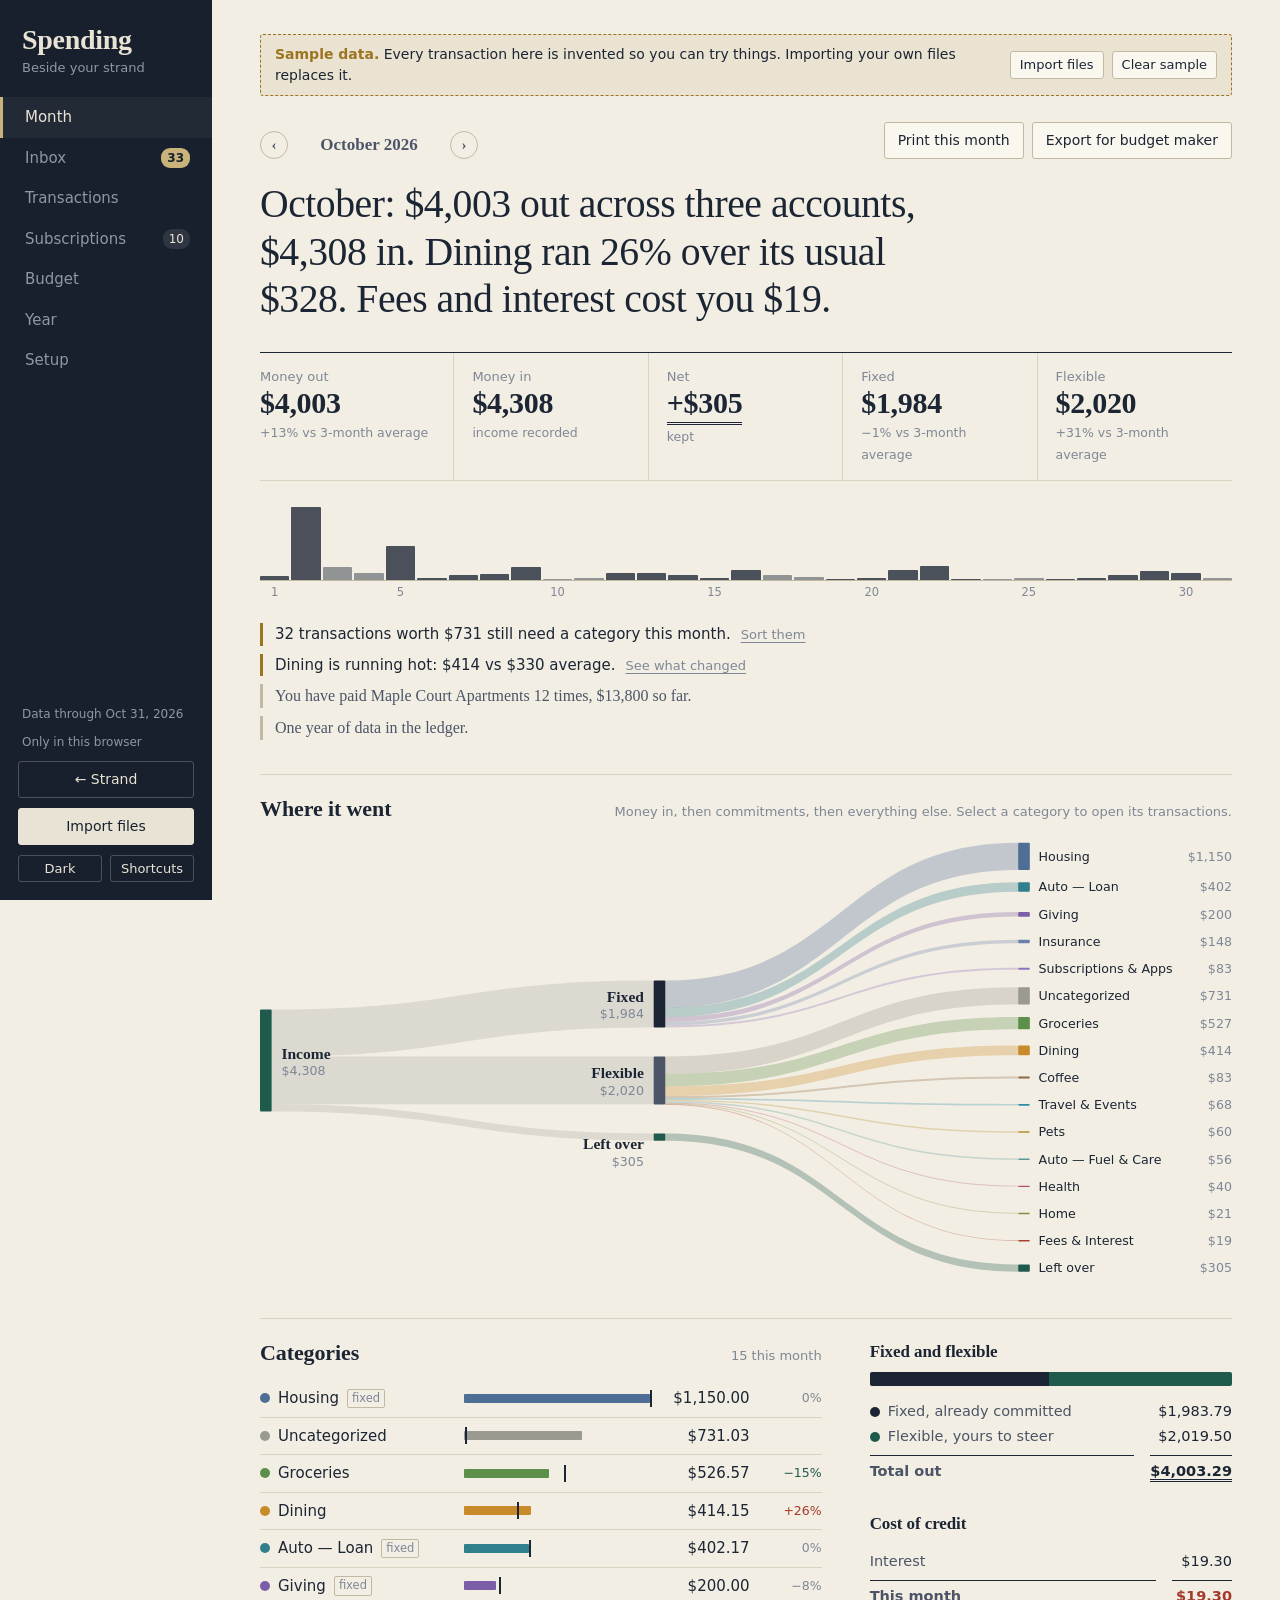
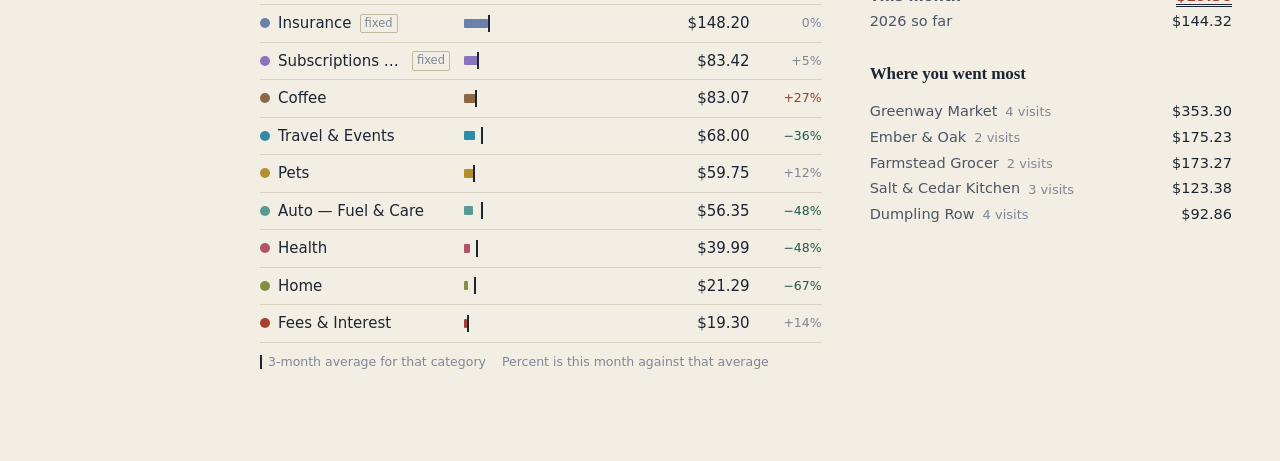
<file: spending.html>
<!DOCTYPE html>
<html lang="en">
<head>
<meta charset="utf-8">
<meta name="viewport" content="width=device-width,initial-scale=1">
<title>Spending</title>
<link rel="icon" href="data:image/svg+xml,%3Csvg%20xmlns%3D%22http%3A%2F%2Fwww.w3.org%2F2000%2Fsvg%22%20viewBox%3D%220%200%2032%2032%22%3E%3Crect%20width%3D%2232%22%20height%3D%2232%22%20rx%3D%225%22%20fill%3D%22%2318202D%22%2F%3E%3Cpath%20d%3D%22M9%207v18h14%22%20fill%3D%22none%22%20stroke%3D%22%23E9E3D5%22%20stroke-width%3D%223.2%22%2F%3E%3Cpath%20d%3D%22M14%2019h9M14%2014h9%22%20stroke%3D%22%23C9B37A%22%20stroke-width%3D%222%22%2F%3E%3C%2Fsvg%3E">
<!-- Spending: the personal spending tracker that sits beside Strand (chadorleman.github.io/Strand/spending.html). One file, no server.
     Data lives in this browser and, once Strand's Data panel is connected to GitHub, in spending-data.json beside strand-data.json in the same private repo.
     Months older than the last 13 move to spending-archive-<year>.json in that repo. Sample data is invented and marked as sample.
     This repo is public: no real transactions, payees or personal rules belong in this file. -->
<style>
:root{
  --paper:#F3EEE3; --sunk:#EAE4D5; --sheet:#FAF7EF; --ink:#1B2534; --ink2:#4B5567; --ink3:#7F8796;
  --rule:#DAD3C2; --rule2:#C2B9A3; --accent:#1F5B4C; --on-accent:#F6F2E8; --red:#A33A2B; --gold:#9A7420;
  --spine:#18202D; --spine-ink:#E9E3D5; --spine-dim:#8E97A6; --shadow:0 1px 0 rgba(27,37,52,.04),0 12px 32px -18px rgba(27,37,52,.35);
  --serif:"Sitka Display","Sitka Heading","Sitka Text","Iowan Old Style","Palatino Linotype",Palatino,"Book Antiqua",Georgia,serif;
  --sans:"Segoe UI Variable Text","Segoe UI",system-ui,-apple-system,"Helvetica Neue",Arial,sans-serif;
}
[data-theme=dark]{
  --paper:#141B26; --sunk:#0F151E; --sheet:#1A2331; --ink:#E9E3D5; --ink2:#AEB5C1; --ink3:#78818F;
  --rule:#293443; --rule2:#3B485A; --accent:#74BFA8; --on-accent:#0F151E; --red:#E58672; --gold:#D9B45A;
  --spine:#0D1219; --spine-ink:#E9E3D5; --spine-dim:#7A8493; --shadow:0 12px 32px -18px rgba(0,0,0,.8);
}
*{box-sizing:border-box}
html,body{margin:0;height:100%}
body{background:var(--paper);color:var(--ink);font:15px/1.5 var(--sans);-webkit-font-smoothing:antialiased}
button,input,select,textarea{font:inherit;color:inherit}
button{cursor:pointer;background:none;border:0;padding:0}
:focus-visible{outline:2px solid var(--accent);outline-offset:2px;border-radius:2px}
.num,.amt,td.r{font-variant-numeric:tabular-nums lining-nums}
h1,h2,h3{font-family:var(--serif);font-weight:600;margin:0;letter-spacing:-.005em}
h2{font-size:22px;line-height:1.25}
h3{font-size:17px}
p{margin:0}
kbd{font:12px var(--sans);border:1px solid var(--rule2);border-bottom-width:2px;border-radius:3px;padding:0 5px;background:var(--sheet);color:var(--ink2)}
.muted{color:var(--ink3)} .small{font-size:13px} .red{color:var(--red)} .green{color:var(--accent)}

/* shell */
#app{display:grid;grid-template-columns:212px 1fr;min-height:100%}
.rail{background:var(--spine);color:var(--spine-ink);padding:26px 0 18px;display:flex;flex-direction:column;position:sticky;top:0;height:100vh}
.brand{padding:0 22px 22px;font:600 28px/1 var(--serif);letter-spacing:-.01em}
.brand small{display:block;font:13px var(--sans);color:var(--spine-dim);margin-top:6px;letter-spacing:0}
.nav button{display:flex;width:100%;align-items:center;justify-content:space-between;padding:9px 22px;color:var(--spine-dim);text-align:left;border-left:3px solid transparent;font-size:15px}
.nav button:hover{color:var(--spine-ink)}
.nav button.on{color:var(--spine-ink);border-left-color:#C9B37A;background:rgba(255,255,255,.045)}
.nav .ct{font-size:12px;min-width:22px;text-align:center;padding:1px 6px;border-radius:9px;background:rgba(255,255,255,.1);color:var(--spine-ink)}
.nav .ct.hot{background:#C9B37A;color:#18202D;font-weight:600}
.rail-foot{margin-top:auto;padding:0 18px;display:grid;gap:10px}
.rail-foot .through{font-size:12px;color:var(--spine-dim);padding:0 4px}.rail-foot .through.bad{color:#E58672}.rail-foot .through:empty{display:none}
a.btn{text-decoration:none;color:inherit}
.rail .btn{border-color:rgba(255,255,255,.22);color:var(--spine-ink);background:none}
.rail .btn.pri{background:var(--spine-ink);color:var(--spine);border-color:var(--spine-ink)}
.rail-row{display:flex;gap:8px}.rail-row .btn{flex:1;padding:6px 0}
main{padding:34px 48px 90px;max-width:1240px;width:100%;min-width:0}
.btn{display:inline-flex;align-items:center;justify-content:center;gap:6px;border:1px solid var(--rule2);border-radius:3px;padding:7px 13px;font-size:14px;background:var(--sheet);white-space:nowrap}
.btn:hover{border-color:var(--ink2)}
.btn.pri{background:var(--ink);color:var(--paper);border-color:var(--ink)}
.btn.sm{padding:3px 9px;font-size:13px}
.btn.quiet{border-color:transparent;background:none;color:var(--ink2)}
.btn.quiet:hover{color:var(--ink);border-color:var(--rule2)}
.btn.danger{color:var(--red)}
.btn[disabled]{opacity:.45;cursor:default}
.field{border:1px solid var(--rule2);border-radius:3px;padding:7px 10px;background:var(--sheet);min-width:0}
.field:focus{outline:2px solid var(--accent);outline-offset:0;border-color:var(--accent)}
select.field{padding-right:4px}
.banner{display:flex;gap:14px;align-items:center;justify-content:space-between;border:1px dashed var(--gold);color:var(--ink);background:color-mix(in srgb,var(--gold) 9%,var(--paper));padding:9px 14px;border-radius:3px;margin-bottom:26px;font-size:14px}
.banner b{color:var(--gold)}
.vhead{display:flex;align-items:flex-end;justify-content:space-between;gap:20px;margin-bottom:22px}
.vhead h1{font-size:34px;line-height:1.1}
.vhead .tools{display:flex;gap:8px;flex-wrap:wrap}
.lede{font:400 19px/1.45 var(--serif);color:var(--ink2);max-width:46em;margin:-8px 0 26px}
section.blk{border-top:1px solid var(--rule);padding-top:20px;margin-top:34px}
.blk-h{display:flex;align-items:baseline;justify-content:space-between;gap:16px;margin-bottom:14px}
.blk-h p{color:var(--ink3);font-size:13px}
.empty{padding:46px 0;text-align:center;color:var(--ink2)}
.empty h2{margin-bottom:8px}
.empty .btn{margin-top:16px}

/* month */
.mnav{display:flex;align-items:center;gap:6px;font:600 17px var(--serif);color:var(--ink2)}
.mnav button{width:28px;height:28px;border-radius:50%;border:1px solid var(--rule2);font-size:15px;line-height:1;color:var(--ink2)}
.mnav button:hover{border-color:var(--ink);color:var(--ink)}
.mnav span{min-width:150px;text-align:center}
.headline{font:500 clamp(27px,3.1vw,40px)/1.2 var(--serif);letter-spacing:-.012em;max-width:23em;margin:20px 0 28px;text-wrap:balance}
.figs{display:grid;grid-template-columns:repeat(5,minmax(0,1fr));gap:0;border-top:1px solid var(--ink);border-bottom:1px solid var(--rule)}
.fig{padding:14px 18px 14px 0;border-right:1px solid var(--rule);padding-left:18px}
.fig:first-child{padding-left:0}.fig:last-child{border-right:0}
.fig label{display:block;font-size:13px;color:var(--ink3)}
.fig b{display:block;font:600 30px/1.15 var(--serif);letter-spacing:-.01em}
.fig small{font-size:12.5px;color:var(--ink3)}
.fig.net b{display:inline-block;border-bottom:3px double var(--ink);padding-bottom:1px}
.pulse{display:flex;align-items:flex-end;gap:2px;height:74px;margin-top:26px;border-bottom:1px solid var(--rule2)}
.pulse button{flex:1;display:flex;align-items:flex-end;height:100%;position:relative}
.pulse i{display:block;width:100%;background:var(--ink);opacity:.78;min-height:1px;border-radius:1px 1px 0 0;transition:height .45s cubic-bezier(.2,.7,.2,1)}
.pulse button.we i{opacity:.45}
.pulse button:hover i{background:var(--accent);opacity:1}
.pulse-x{display:flex;gap:2px;font-size:11.5px;color:var(--ink3);margin-top:3px}
.pulse-x span{flex:1;text-align:center;overflow:visible;white-space:nowrap}
.notes{display:grid;gap:8px;margin-top:22px}
.note{display:flex;gap:10px;align-items:baseline;font-size:15px;padding-left:12px;border-left:3px solid var(--gold)}
.note.calm{border-left-color:var(--rule2);color:var(--ink2);font-family:var(--serif);font-size:16px}
.note button{color:var(--ink3);text-decoration:underline;text-underline-offset:3px;font-size:13px}
.flow{width:100%;height:auto;display:block;overflow:visible}
.flow text{font:13px var(--sans);fill:var(--ink)}
.flow text.v{fill:var(--ink3);font-variant-numeric:tabular-nums}
.flow text.big{font:600 16px var(--serif)}
.flow .lk{opacity:.3;transition:opacity .15s}
.flow .src{fill:var(--ink);opacity:.1}
.flow g.c{cursor:pointer}
.flow g.c:hover .lk,.flow g.c:focus .lk{opacity:.62}
.flow.dim g.c:not(:hover) .lk{opacity:.14}
.two{display:grid;grid-template-columns:minmax(0,1.55fr) minmax(0,1fr);gap:48px}
.crow{display:grid;grid-template-columns:minmax(120px,190px) 1fr 86px 58px;gap:14px;align-items:center;padding:7px 0;border-bottom:1px solid var(--rule);width:100%;text-align:left}
.crow:hover{background:color-mix(in srgb,var(--ink) 4%,transparent)}
.crow .nm{display:flex;align-items:center;gap:8px;min-width:0}
.crow .nm span{overflow:hidden;text-overflow:ellipsis;white-space:nowrap}
.crow .nm em{font-style:normal;font-size:11.5px;color:var(--ink3);border:1px solid var(--rule2);border-radius:2px;padding:0 4px;flex:none}
.dot{width:10px;height:10px;border-radius:50%;background:var(--c,var(--ink3));flex:none;display:inline-block}
.bar{position:relative;height:9px}
.bar i{position:absolute;left:0;top:0;bottom:0;background:var(--c);border-radius:1px;transition:width .5s cubic-bezier(.2,.7,.2,1)}
.bar b{position:absolute;top:-4px;bottom:-4px;width:2px;background:var(--ink);transition:left .5s cubic-bezier(.2,.7,.2,1)}
.crow .amt{text-align:right}
.crow .dl{text-align:right;font-size:12.5px;color:var(--ink3)}
.crow .dl.up{color:var(--red)} .crow .dl.dn{color:var(--accent)}
.legend{font-size:12.5px;color:var(--ink3);display:flex;gap:16px;margin-top:10px;align-items:center}
.legend b{display:inline-block;width:2px;height:14px;background:var(--ink);vertical-align:-3px;margin-right:6px}
.split-bar{display:flex;height:14px;border-radius:2px;overflow:hidden;margin:6px 0 12px;background:var(--sunk)}
.split-bar i{display:block;background:var(--ink);transition:width .5s}
.split-bar i+i{background:var(--accent)}
.kv{display:grid;grid-template-columns:1fr auto;gap:4px 16px;font-size:14.5px}
.kv dt{color:var(--ink2);display:flex;align-items:center;gap:8px}.kv dd{margin:0;text-align:right;font-variant-numeric:tabular-nums}
.kv .tot{border-top:1px solid var(--ink);padding-top:5px;margin-top:3px;font-weight:600}
.kv dd.tot span{border-bottom:3px double var(--ink)}
.side h3{margin:0 0 8px}.side>div+div{margin-top:28px}

/* chips, picker */
.chip{display:inline-flex;align-items:center;gap:6px;border:1px solid var(--rule2);border-radius:11px;padding:1px 9px 1px 7px;font-size:13px;background:var(--sheet);max-width:100%;white-space:nowrap;overflow:hidden;text-overflow:ellipsis}
.chip:hover{border-color:var(--ink2)}
.chip.none{border-style:dashed;color:var(--gold);padding-left:9px}
.chip .dot{width:8px;height:8px}
.tagc{font-size:12px;color:var(--ink2);background:var(--sunk);border-radius:2px;padding:0 5px;margin-left:6px}
#picker{position:absolute;z-index:75;width:270px;background:var(--sheet);border:1px solid var(--rule2);border-radius:4px;box-shadow:var(--shadow);padding:6px}
#picker input{width:100%;margin-bottom:4px}
.opts{max-height:300px;overflow:auto}
.opt{display:flex;align-items:center;gap:9px;width:100%;text-align:left;padding:5px 8px;border-radius:3px;font-size:14px}
.opt .ic{width:20px;text-align:center;font-size:14px;filter:saturate(.6)}
.opt small{margin-left:auto;color:var(--ink3);font-size:12px}
.opt.hl{background:var(--ink);color:var(--paper)}.opt.hl small{color:inherit;opacity:.7}
.opt-sep{font-size:12px;color:var(--ink3);padding:6px 8px 2px}

/* triage */
.tri{max-width:640px;margin:0 auto}
.prog{height:6px;background:var(--sunk);border-radius:3px;overflow:hidden}
.prog i{display:block;height:100%;background:var(--accent);transition:width .35s cubic-bezier(.2,.7,.2,1)}
.prog-l{display:flex;justify-content:space-between;font-size:13px;color:var(--ink3);margin:6px 0 22px}
.tcard{background:var(--sheet);border:1px solid var(--rule2);border-radius:4px;box-shadow:var(--shadow);padding:26px 30px 22px;position:relative;animation:slip .22s cubic-bezier(.2,.7,.2,1)}
@keyframes slip{from{opacity:0;transform:translateX(14px)}to{opacity:1;transform:none}}
.tcard .when{font-size:13.5px;color:var(--ink3)}
.tcard .who{font:600 34px/1.15 var(--serif);margin:6px 0 2px;letter-spacing:-.01em}
.tcard .raw{font-size:12.5px;color:var(--ink3);letter-spacing:.02em}
.tcard .much{font:600 44px/1 var(--serif);margin-top:18px;font-variant-numeric:lining-nums}
.tcard .more{position:absolute;right:26px;top:24px;font-size:12.5px;color:var(--gold);border:1px solid currentColor;border-radius:10px;padding:1px 9px}
.tpick{margin-top:16px}
.tpick input.q{width:100%;font-size:17px;padding:10px 12px}
.tpick .opts{max-height:none;columns:2;column-gap:10px;margin-top:8px}.tpick .opt{break-inside:avoid}
.trow{display:flex;justify-content:space-between;align-items:center;margin-top:14px;font-size:13.5px;color:var(--ink2);gap:14px;flex-wrap:wrap}
.trow label{display:flex;gap:7px;align-items:center;cursor:pointer}
.keys{display:flex;gap:14px;flex-wrap:wrap;font-size:12.5px;color:var(--ink3)}

/* transactions */
.search{display:flex;gap:10px;align-items:center}
.search input.q{flex:1;font-size:16px;padding:10px 13px}
.filters{display:flex;gap:6px;flex-wrap:wrap;align-items:center;margin:12px 0 4px;font-size:13px}
.pill{border:1px solid var(--rule2);border-radius:12px;padding:2px 11px;font-size:13px;color:var(--ink2);background:none}
.pill.on{background:var(--ink);color:var(--paper);border-color:var(--ink)}
.pill .x{margin-left:6px;opacity:.6}
.filters input[type=date]{padding:2px 6px;font-size:13px}
.txsum{display:flex;justify-content:space-between;align-items:center;gap:12px;font-size:13.5px;color:var(--ink2);padding:12px 0 8px;border-bottom:1px solid var(--ink)}
.bulk{position:sticky;top:8px;z-index:20;display:flex;gap:8px;align-items:center;background:var(--ink);color:var(--paper);padding:8px 12px;border-radius:4px;margin:8px 0;font-size:14px;box-shadow:var(--shadow)}
.bulk .btn{background:none;border-color:rgba(255,255,255,.3);color:inherit}[data-theme=dark] .bulk .btn{border-color:rgba(0,0,0,.3)}
.bulk span{margin-right:auto}
.tx{display:grid;grid-template-columns:22px 74px minmax(0,1fr) 150px minmax(0,190px) 96px 26px;gap:12px;align-items:center;padding:7px 4px;border-bottom:1px solid var(--rule);font-size:14.5px}
.tx:hover{background:color-mix(in srgb,var(--ink) 3.5%,transparent)}
.tx.cur{box-shadow:inset 3px 0 0 var(--accent);background:color-mix(in srgb,var(--accent) 7%,transparent)}
.tx.sel{background:color-mix(in srgb,var(--gold) 12%,transparent)}
.tx .d{color:var(--ink3);font-size:13px;font-variant-numeric:tabular-nums}
.tx .m{min-width:0}
.tx .m button{font-weight:600;text-align:left;max-width:100%;overflow:hidden;text-overflow:ellipsis;white-space:nowrap;vertical-align:bottom}
.tx .m .rawl{display:none;font-size:12px;color:var(--ink3);letter-spacing:.02em;word-break:break-all}
.tx.open .m .rawl{display:block}
.tx .nt{font-size:12.5px;color:var(--ink2);font-style:italic;margin-left:8px}
.tx .ac{font-size:12.5px;color:var(--ink3);overflow:hidden;text-overflow:ellipsis;white-space:nowrap}
.tx .a{text-align:right;font-variant-numeric:tabular-nums}.tx .a.in{color:var(--accent)}
.tx .more{color:var(--ink3);font-size:18px;line-height:1}
.tx[draggable=true]{cursor:grab}
#dock{position:fixed;left:212px;right:0;bottom:0;z-index:50;background:var(--spine);padding:14px 20px;display:none;grid-template-columns:repeat(auto-fill,minmax(150px,1fr));gap:8px}
body.dragging #dock{display:grid}
.tile{border:1px solid rgba(255,255,255,.2);border-radius:4px;padding:9px 10px;color:var(--spine-ink);font-size:13.5px;display:flex;gap:8px;align-items:center}
.tile.over{background:var(--c);border-color:var(--c);color:#fff}

/* drawer + modal + toast */
#drawer{position:fixed;top:0;right:0;bottom:0;width:420px;max-width:100vw;background:var(--sheet);border-left:1px solid var(--rule2);box-shadow:var(--shadow);z-index:40;padding:26px 28px;overflow:auto;transform:translateX(105%);transition:transform .22s cubic-bezier(.2,.7,.2,1)}
#drawer.on{transform:none}
#drawer h2{font-size:26px;margin:4px 0}
.frm{display:grid;gap:12px;margin-top:18px}
.frm label{display:grid;gap:4px;font-size:13px;color:var(--ink2)}
.frm .row,.frm.row{display:flex;gap:8px;align-items:center}
.seg{display:inline-flex;border:1px solid var(--rule2);border-radius:3px;overflow:hidden}
.seg button{padding:5px 11px;font-size:13px;color:var(--ink2)}
.seg button+button{border-left:1px solid var(--rule2)}
.seg button.on{background:var(--ink);color:var(--paper)}
.sp-line{display:grid;grid-template-columns:1fr 100px 24px;gap:8px;align-items:center}
#modal{position:fixed;inset:0;z-index:70;background:rgba(15,20,28,.5);display:none;align-items:flex-start;justify-content:center;padding:8vh 20px;overflow:auto}
#modal.on{display:flex}
.mbox{background:var(--sheet);border-radius:5px;box-shadow:var(--shadow);padding:26px 30px;width:560px;max-width:100%}
.mbox.wide{width:820px}
.mbox h2{margin-bottom:10px}
.mfoot{display:flex;justify-content:flex-end;gap:8px;margin-top:22px}
#toasts{position:fixed;left:50%;bottom:24px;transform:translateX(-50%);z-index:90;display:grid;gap:8px;justify-items:center;pointer-events:none}
.toast{pointer-events:auto;background:var(--ink);color:var(--paper);padding:9px 14px;border-radius:4px;font-size:14px;display:flex;gap:14px;align-items:center;box-shadow:var(--shadow);animation:rise .2s ease-out}
.toast button{text-decoration:underline;text-underline-offset:3px;font-weight:600}
.toast.bad{background:var(--red);color:#fff}
@keyframes rise{from{opacity:0;transform:translateY(8px)}to{opacity:1;transform:none}}
#dropveil{position:fixed;inset:0;z-index:80;background:color-mix(in srgb,var(--spine) 88%,transparent);color:var(--spine-ink);display:none;align-items:center;justify-content:center;font:600 34px var(--serif);border:3px dashed #C9B37A}
body.filedrag #dropveil{display:flex}

/* tables */
table{border-collapse:collapse;width:100%;font-size:14.5px}
th{font-weight:500;font-size:13px;color:var(--ink3);text-align:left;padding:6px 10px 6px 0;border-bottom:1px solid var(--ink)}
td{padding:7px 10px 7px 0;border-bottom:1px solid var(--rule);vertical-align:middle}
th.r,td.r{text-align:right;padding-right:0;padding-left:14px}
tr.total td{border-top:1px solid var(--ink);border-bottom:0;font-weight:600}
tr.total td.r span{border-bottom:3px double var(--ink)}
td input.field,td select.field{padding:4px 7px;font-size:14px}

/* year */
.yr{display:grid;grid-template-columns:repeat(12,1fr);gap:10px;align-items:end;height:220px;border-bottom:1px solid var(--rule2)}
.yr button{display:flex;flex-direction:column;justify-content:flex-end;height:100%;position:relative}
.yr i{display:block;transition:height .5s cubic-bezier(.2,.7,.2,1)}
.yr i.fx{background:var(--ink)}.yr i.fl{background:var(--accent)}.yr i.cr{background:var(--red)}
.yr button:hover i{filter:brightness(1.18)}
.yr-x{display:grid;grid-template-columns:repeat(12,1fr);gap:10px;font-size:12.5px;color:var(--ink3);text-align:center;margin-top:5px}
.yr-x b{display:block;color:var(--ink);font-weight:500;font-variant-numeric:tabular-nums}
.key{display:flex;gap:16px;font-size:12.5px;color:var(--ink2);align-items:center;flex-wrap:wrap}
.key i{display:inline-block;width:10px;height:10px;margin-right:6px;border-radius:1px}
.heat{display:grid;grid-auto-flow:column;grid-template-rows:repeat(7,14px);grid-auto-columns:14px;gap:3px;overflow-x:auto;padding-bottom:4px}
.heat button{border-radius:2px;background:var(--sunk)}
.heat button[data-l="1"]{background:color-mix(in srgb,var(--accent) 22%,var(--sunk))}
.heat button[data-l="2"]{background:color-mix(in srgb,var(--accent) 45%,var(--sunk))}
.heat button[data-l="3"]{background:color-mix(in srgb,var(--accent) 70%,var(--sunk))}
.heat button[data-l="4"]{background:var(--accent)}
.heat button[data-l="5"]{background:var(--red)}
.heat button:hover{outline:2px solid var(--ink);outline-offset:1px}
.heat .pad{visibility:hidden}
.heat-m{display:grid;grid-auto-flow:column;grid-auto-columns:14px;gap:3px;font-size:11.5px;color:var(--ink3);margin-bottom:4px}
.heat-m span{white-space:nowrap}
.lb{display:grid;grid-template-columns:22px minmax(0,1fr) 1fr 84px 64px 76px;gap:12px;align-items:center;padding:6px 0;border-bottom:1px solid var(--rule);font-size:14.5px;width:100%;text-align:left}
.lb .rk{color:var(--ink3);font-size:13px}.lb .r{text-align:right;font-variant-numeric:tabular-nums}
.lb .bar i{background:var(--ink)}
.lb.hd{font-size:13px;color:var(--ink3);border-bottom-color:var(--ink)}

/* subscriptions */
.subgrid{display:grid;grid-template-columns:repeat(auto-fill,minmax(330px,1fr));gap:14px}
.sub{background:var(--sheet);border:1px solid var(--rule2);border-radius:4px;padding:16px 18px 14px;display:flex;flex-direction:column;gap:8px}
.sub.alert{border-color:var(--red);box-shadow:inset 3px 0 0 var(--red)}
.sub.flagged{box-shadow:inset 3px 0 0 var(--gold)}
.sub-top{display:flex;justify-content:space-between;gap:12px;align-items:baseline}
.sub-top h3{font-size:19px;overflow:hidden;text-overflow:ellipsis;white-space:nowrap}
.sub-top b{font:600 21px var(--serif);white-space:nowrap}
.sub-top b small{font:13px var(--sans);color:var(--ink3);font-weight:400}
.sub-meta{font-size:13px;color:var(--ink2)}
.sub ul{margin:0;padding:0;list-style:none;font-size:13.5px;display:grid;gap:3px}
.sub li{padding-left:14px;position:relative;color:var(--ink)}
.sub li:before{content:"";position:absolute;left:0;top:.55em;width:6px;height:6px;border-radius:50%;background:var(--gold)}
.sub li.bad:before{background:var(--red)}.sub li.bad{color:var(--red);font-weight:600}
.ticks{display:flex;gap:3px;align-items:flex-end;height:22px}
.ticks i{width:7px;background:var(--c,var(--ink3));border-radius:1px;opacity:.85}
.sub-act{display:flex;gap:6px;flex-wrap:wrap;margin-top:auto;padding-top:6px}
.status{font-size:12px;border:1px solid currentColor;border-radius:10px;padding:0 8px;white-space:nowrap}
.status.keep{color:var(--accent)}.status.cancel{color:var(--red)}.status.gone{color:var(--ink3)}
.upc{display:grid;grid-template-columns:84px 1fr auto;gap:12px;padding:6px 0;border-bottom:1px solid var(--rule);font-size:14.5px}

/* budget */
.bud{display:grid;grid-template-columns:minmax(130px,200px) 108px minmax(0,1fr) 96px 110px;gap:14px;align-items:center;padding:8px 0;border-bottom:1px solid var(--rule)}
.bud.hd{font-size:13px;color:var(--ink3);border-bottom-color:var(--ink);padding:4px 0}
.bud input{width:100%;text-align:right;padding:4px 8px;font-variant-numeric:tabular-nums}
.bud .r{text-align:right;font-variant-numeric:tabular-nums}
.bud .track{position:relative;height:12px;background:var(--sunk);border-radius:2px}
.bud .track i{position:absolute;left:0;top:0;bottom:0;background:var(--c);border-radius:2px;max-width:100%;transition:width .5s}
.bud .track.over i{background:repeating-linear-gradient(135deg,var(--red),var(--red) 5px,color-mix(in srgb,var(--red) 70%,#000) 5px,color-mix(in srgb,var(--red) 70%,#000) 10px)}
.bud .track b{position:absolute;top:-4px;bottom:-4px;width:2px;background:var(--ink)}
.bud .hintv{font-size:12px;color:var(--ink3);display:flex;gap:8px;margin-top:3px}
.bud .hintv button{text-decoration:underline dotted;text-underline-offset:3px}
.bud .hintv button:hover{color:var(--ink)}
.eq{display:flex;gap:10px 26px;flex-wrap:wrap;align-items:flex-end;border-top:1px solid var(--ink);border-bottom:1px solid var(--rule);padding:14px 0}
.eq div label{display:block;font-size:13px;color:var(--ink3)}
.eq div b{font:600 28px/1.15 var(--serif)}
.eq .op{font:400 26px var(--serif);color:var(--ink3);padding-bottom:2px}
.eq input{width:130px;font:600 24px var(--serif);padding:2px 8px}
.eq .res b{border-bottom:3px double var(--ink)}

/* setup */
.tabs{display:flex;gap:22px;border-bottom:1px solid var(--rule2);margin-bottom:22px}
.tabs button{padding:8px 0;color:var(--ink3);border-bottom:2px solid transparent;margin-bottom:-1px}
.tabs button.on{color:var(--ink);border-bottom-color:var(--ink);font-weight:600}
input[type=color]{width:26px;height:26px;padding:0;border:1px solid var(--rule2);border-radius:50%;background:none;overflow:hidden;cursor:pointer}
input[type=color]::-webkit-color-swatch-wrapper{padding:0}input[type=color]::-webkit-color-swatch{border:0;border-radius:50%}
.datagrid{display:grid;grid-template-columns:repeat(auto-fill,minmax(250px,1fr));gap:16px}
.datagrid>div{border:1px solid var(--rule2);border-radius:4px;padding:16px 18px;background:var(--sheet)}
.datagrid h3{margin-bottom:4px}.datagrid p{font-size:13.5px;color:var(--ink2);margin-bottom:12px;min-height:3em}
.sc{display:grid;grid-template-columns:auto 1fr;gap:8px 18px;font-size:14.5px}

@media (max-width:1000px){
  #app{grid-template-columns:1fr}.rail{position:static;height:auto;flex-direction:row;flex-wrap:wrap;align-items:center;padding:10px 12px;gap:8px}
  .brand{padding:0 8px;font-size:22px}.brand small{display:none}.nav{display:flex;flex-wrap:wrap}.nav button{width:auto;padding:6px 10px;border-left:0;gap:6px}
  .rail-foot{margin:0 0 0 auto;display:flex;padding:0}.rail-foot .through{display:none}
  main{padding:22px 18px 80px}.vhead{flex-wrap:wrap;align-items:flex-start}.banner{flex-wrap:wrap}.two{grid-template-columns:1fr;gap:10px}.figs{grid-template-columns:repeat(2,1fr)}.fig{border-right:0;padding-left:0}
  .tx{grid-template-columns:22px 54px minmax(0,1fr) 84px 22px}.tx .ac{display:none}.tx .cc{grid-column:3/5;grid-row:2}
  #dock{left:0}.tpick .opts{columns:1}.bud{grid-template-columns:1fr 96px 90px}.bud .trk,.bud .lft{display:none}
}
@media (prefers-reduced-motion:reduce){*{animation:none!important;transition:none!important}}
@media print{
  .banner{border:0!important;background:none!important;padding:0!important;margin:0 0 6px!important;font-size:10px}.banner .btn{display:none!important}
  .rail,.tools,.pulse-x,.mnav button,#toasts,#dock,.legend,.note button{display:none!important}
  #app{display:block}main{padding:0;max-width:none}body{background:#fff;color:#000;font-size:12px}
  :root{--paper:#fff;--sheet:#fff;--sunk:#eee;--ink:#000;--ink2:#333;--ink3:#555;--rule:#ccc;--rule2:#999}
  .headline{font-size:24px;margin:8px 0 14px}.fig b{font-size:20px}.pulse{height:40px;margin-top:12px}
  section.blk{margin-top:14px;padding-top:10px;break-inside:avoid}.flowblk{display:none!important}
  .figs{grid-template-columns:repeat(5,minmax(0,1fr))!important}.fig{padding:6px 10px!important;border-right:1px solid #ccc!important}.fig:first-child{padding-left:0!important}.fig:last-child{border-right:0!important}.fig small{font-size:9.5px}
  .two{grid-template-columns:minmax(0,1.45fr) minmax(0,1fr)!important;gap:26px!important}.crow{padding:2.5px 0;grid-template-columns:132px 1fr 66px 40px;gap:8px;font-size:11px}.crow .nm em{font-size:9px}
  .notes{margin-top:10px;gap:4px}.note,.note.calm{font-size:11.5px}.kv{font-size:11.5px}.side>div+div{margin-top:14px}h2{font-size:16px}h3{font-size:13px}.vhead{margin-bottom:0}.mnav span{min-width:0;text-align:left}
  @page{margin:.55in}
  *{-webkit-print-color-adjust:exact;print-color-adjust:exact}
}

</style>
</head>
<body>
<noscript>This tracker needs JavaScript turned on.</noscript>
<script>
/* ===== Ledger core: data logic, no DOM ===== */
const Core = (function () {
'use strict';

const MONTHS = ['January','February','March','April','May','June','July','August','September','October','November','December'];
const MON = MONTHS.map(m => m.slice(0, 3));
let _n = 0;
const uid = p => (p || '') + Date.now().toString(36) + (++_n).toString(36) + Math.floor(Math.random() * 1296).toString(36);

/* ---------- dates (ISO strings, UTC math) ---------- */
const D = iso => new Date(iso + 'T00:00:00Z');
const iso = dt => dt.toISOString().slice(0, 10);
const addDays = (s, n) => { const d = D(s); d.setUTCDate(d.getUTCDate() + n); return iso(d); };
const diffDays = (a, b) => Math.round((D(a) - D(b)) / 864e5);
const ymOf = s => s.slice(0, 7);
const ymAdd = (ym, n) => { let [y, m] = ym.split('-').map(Number); m += n - 1; y += Math.floor(m / 12); m = ((m % 12) + 12) % 12; return y + '-' + String(m + 1).padStart(2, '0'); };
const daysInMonth = ym => { const [y, m] = ym.split('-').map(Number); return new Date(Date.UTC(y, m, 0)).getUTCDate(); };
const addMonths = (s, n) => { const ym = ymAdd(ymOf(s), n); const day = Math.min(+s.slice(8), daysInMonth(ym)); return ym + '-' + String(day).padStart(2, '0'); };
const ymLabel = ym => MONTHS[+ym.slice(5) - 1] + ' ' + ym.slice(0, 4);
const ymShort = ym => MON[+ym.slice(5) - 1] + ' ’' + ym.slice(2, 4);
const fmtDate = (s, long) => MON[+s.slice(5, 7) - 1] + ' ' + (+s.slice(8)) + (long ? ', ' + s.slice(0, 4) : '');
const dow = s => D(s).getUTCDay();

function parseDate(v) {
  v = String(v || '').trim();
  let m = v.match(/^(\d{4})-(\d{1,2})-(\d{1,2})/);
  if (m) return m[1] + '-' + m[2].padStart(2, '0') + '-' + m[3].padStart(2, '0');
  m = v.match(/^(\d{1,2})[\/\-](\d{1,2})[\/\-](\d{2,4})/);
  if (m) { let y = m[3]; if (y.length === 2) y = (+y > 70 ? '19' : '20') + y; return y + '-' + m[1].padStart(2, '0') + '-' + m[2].padStart(2, '0'); }
  const t = Date.parse(v);
  if (!isNaN(t) && /[a-z]/i.test(v)) { const d = new Date(t); return d.getFullYear() + '-' + String(d.getMonth() + 1).padStart(2, '0') + '-' + String(d.getDate()).padStart(2, '0'); }
  return null;
}

/* ---------- money (integer cents) ---------- */
function parseMoney(v) {
  if (v == null) return null;
  let s = String(v).trim(); if (!s) return null;
  let neg = false;
  if (/^\(.*\)$/.test(s)) neg = true;
  if (s.indexOf('-') >= 0) neg = true;
  s = s.replace(/[^0-9.]/g, '');
  if (!s || isNaN(+s)) return null;
  const c = Math.round(parseFloat(s) * 100);
  return neg ? -c : c;
}
function fmt(c, o) {
  o = o || {};
  const neg = c < 0, a = Math.abs(c);
  const dec = o.dec === false ? 0 : (o.dec === 'auto' ? (a % 100 ? 2 : 0) : 2);
  const body = (dec ? a / 100 : Math.round(a / 100)).toLocaleString('en-US', { minimumFractionDigits: dec, maximumFractionDigits: dec });
  return (neg ? '−' : (o.plus && c > 0 ? '+' : '')) + '$' + body;
}
const dollars = c => Math.round(c) / 100;

/* ---------- CSV ---------- */
function parseCSV(text) {
  text = String(text).replace(/^﻿/, '');
  const first = text.split(/\r?\n/).find(l => l.trim()) || '';
  const delim = (first.split('\t').length > first.split(',').length) ? '\t' : (first.split(';').length > first.split(',').length ? ';' : ',');
  const rows = []; let row = [], cur = '', q = false;
  for (let i = 0; i < text.length; i++) {
    const c = text[i];
    if (q) { if (c === '"') { if (text[i + 1] === '"') { cur += '"'; i++; } else q = false; } else cur += c; }
    else if (c === '"') q = true;
    else if (c === delim) { row.push(cur); cur = ''; }
    else if (c === '\n' || c === '\r') { if (c === '\r' && text[i + 1] === '\n') i++; row.push(cur); rows.push(row); row = []; cur = ''; }
    else cur += c;
  }
  if (cur !== '' || row.length) { row.push(cur); rows.push(row); }
  return rows;
}
const csvCell = v => { v = v == null ? '' : String(v); return /[",\n\r]/.test(v) ? '"' + v.replace(/"/g, '""') + '"' : v; };
const toCSV = rows => rows.map(r => r.map(csvCell).join(',')).join('\r\n');

/* ---------- merchant cleanup ---------- */
const STATES = new Set('AL AK AZ AR CA CO CT DE FL GA HI ID IL IN IA KS KY LA ME MD MA MI MN MS MO MT NE NV NH NJ NM NY NC ND OH OK OR PA RI SC SD TN TX UT VT VA WA WV WI WY DC'.split(' '));
const CITY_LEAD = new Set('FORT FT MINT ROCK INDIAN MT MOUNT SAINT ST NEW NORTH SOUTH WEST EAST LAKE KINGS WINSTON SAN LOS LAS PORT CAPE HIGH'.split(' '));
const KEEP_UP = new Set('QT ABC CVS BP USA UPS USPS ATM HVAC BBQ LLC AT&T IHOP KFC TJ DSW REI AMC H&M IKEA NC SC'.split(' '));
const ALIASES = [[/^(AMAZON|AMZN)\b(?!.*(PRIME|STORE ?CA?RD))/, 'Amazon'], [/^(WAL-?MART|WM SUPERCENTER)/, 'Walmart'], [/^TARGET\b/, 'Target'], [/^COSTCO/, 'Costco'], [/^UBER ?\*? ?EATS/, 'Uber Eats'], [/^UBER\b/, 'Uber'], [/^LYFT\b/, 'Lyft']];
function cleanMerchant(raw) {
  let s = String(raw || '').toUpperCase().trim();
  const cols = s.split(/\s{2,}/);               // fixed-width exports: merchant, then city columns
  if (cols.length > 1 && cols[0].replace(/[^A-Z]/g, '').length >= 3) s = cols[0];
  s = s.replace(/\s+/g, ' ');
  s = s.replace(/^(?:TST\*|SQ ?\*|LINK\*|SP \*?|PY ?\*|PP ?\*|PAYPAL ?\*|IN \*|FS ?\*|WPY\*|EB ?\*|BT\*|CKO\*|TCB\*|POS (?:DEBIT|PURCHASE) ?-?|DEBIT CARD PURCHASE ?-?|CHECKCARD \d* ?|PURCHASE AUTHORIZED ON \S+ ?|ACH (?:DEBIT|WITHDRAWAL) ?-?)\s*/, '');
  s = s.replace(/\*\S*\d\S*/g, ' ').replace(/\b\d{3}[-.]\d{3}[-.]\d{4}\b/g, ' ').replace(/\bX{2,}\d+\b/g, ' ').replace(/#\s?\d+/g, ' # ').replace(/\b\d{4,}\b/g, ' # ').replace(/\s+/g, ' ').trim();
  let w = s.split(' ');
  if (w.length > 1 && STATES.has(w[w.length - 1])) {
    w.pop();
    const cut = w.lastIndexOf('#') >= 1 ? w.lastIndexOf('#') : w.findIndex((x, i) => i >= 1 && /^\d+$/.test(x));
    if (cut >= 1) w = w.slice(0, cut);
    else if (w.length >= 3) { w.pop(); if (w.length >= 3 && CITY_LEAD.has(w[w.length - 1])) w.pop(); }
  }
  w = w.filter(x => x !== '#' && !/^\d+$/.test(x));
  s = w.join(' ').replace(/[*\-\/,.\s]+$/, '').replace(/^[*\-\s]+/, '');
  if (!s) s = String(raw || '').trim().toUpperCase() || 'UNKNOWN';
  for (const [re, nm] of ALIASES) if (re.test(s)) return nm;
  const out = s.split(' ').map(x => {
    if (KEEP_UP.has(x)) return x;
    if (/\.(COM|NET|ORG|IO|CO)\b/.test(x)) return x.toLowerCase();
    return x.toLowerCase().replace(/(^|[\s\-\/&(])([a-z])/g, (m, a, b) => a + b.toUpperCase());
  }).join(' ');
  return out.charAt(0).toUpperCase() + out.slice(1);
}
const mkey = m => String(m || '').toUpperCase().replace(/[^A-Z0-9]+/g, ' ').trim();
const normDesc = raw => String(raw || '').toUpperCase().replace(/[^A-Z0-9]+/g, '');

/* ---------- seed ---------- */
const SEED_CATS = [
  ['giving', 'Giving', '#7B5EA7', '🕊', true, 'Giving', 'spend'],
  ['housing', 'Housing', '#4E6E96', '🏠', true, 'Housing', 'spend'],
  ['auto-loan', 'Auto — Loan', '#2F7F8C', '🚗', true, 'Transportation', 'spend'],
  ['auto-fuel', 'Auto — Fuel & Care', '#5B9A94', '⛽', false, 'Transportation', 'spend'],
  ['groceries', 'Groceries', '#5C8F4A', '🧺', false, 'Food', 'spend'],
  ['dining', 'Dining', '#C98A2B', '🍽', false, 'Food', 'spend'],
  ['coffee', 'Coffee', '#8E6744', '☕', false, 'Food', 'spend'],
  ['health', 'Health', '#B4526E', '➕', false, 'Health', 'spend'],
  ['insurance', 'Insurance', '#6C80AE', '🛡', true, 'Insurance', 'spend'],
  ['subs', 'Subscriptions & Apps', '#8D72BD', '🔁', true, 'Subscriptions', 'spend'],
  ['pets', 'Pets', '#B3902F', '🐾', false, 'Household', 'spend'],
  ['home', 'Home', '#7F9140', '🛠', false, 'Household', 'spend'],
  ['clothing', 'Clothing', '#A85F92', '👕', false, 'Lifestyle', 'spend'],
  ['travel', 'Travel & Events', '#2E8CA6', '🎟', false, 'Lifestyle', 'spend'],
  ['fees', 'Fees & Interest', '#A8402F', '％', false, 'Cost of credit', 'spend', 1],
  ['cashadv', 'Cash Advances', '#7C3232', '🏧', false, 'Cost of credit', 'spend', 1],
  ['income', 'Income', '#2F6F52', '＋', false, 'Income', 'income'],
  ['transfers', 'Transfers & Card Payments', '#8B8B82', '⇄', false, 'Excluded', 'transfer'],
];
const SEED_RULES = [
  ['INTEREST CHARGE|FINANCE CHARGE', 'fees', '', ''],
  ['LATE FEE|ANNUAL FEE|RETURNED PAYMENT FEE|FOREIGN TRANSACTION FEE', 'fees', '', ''],
  ['CASH ADVANCE', 'cashadv', '', ''],
  ['PAYMENT RECEIVED|PAYMENT THANK YOU|PAYMENT - THANK YOU|AUTOPAY PAYMENT|ONLINE PAYMENT|MOBILE PAYMENT|ELECTRONIC PAYMENT|INTERNET PAYMENT', 'transfers', '', 'Card payment'],
];
function freshState() {
  return {
    app: 'ledger-spending-tracker', version: 1,
    accounts: [], txns: [], imports: [],
    cats: SEED_CATS.map(c => ({ id: c[0], name: c[1], color: c[2], icon: c[3], fixed: c[4], group: c[5], kind: c[6], credit: !!c[7], parent: null, arch: false })),
    rules: SEED_RULES.map((r, i) => ({ id: 'seed' + i, pattern: r[0], cat: r[1], tag: r[2], rename: r[3], on: true })),
    rec: {}, budget: { income: null, targets: {} }, saved: [], maps: {}, recent: [],
    settings: { theme: null, sample: false, subsReviewed: null, keepMonths: 13 },
    meta: { rev: 0, updatedAt: null },              // rev rises on every save (GitHub sync uses it)
    archive: { before: null, years: {} },           // transactions dated before "before" live in spending-archive-<year>.json
  };
}

/* ---------- rules ---------- */
function compileRule(r) {
  const alts = String(r.pattern || '').split('|').map(s => s.trim().toUpperCase()).filter(Boolean);
  if (!alts.length) return null;
  const parts = alts.map(a => {
    const e = a.replace(/[.*+?^${}()|[\]\\\/\-]/g, '\\$&').replace(/\s+/g, '\\s*');
    return a.replace(/[^A-Z0-9]/g, '').length <= 3 ? '(?:^|[^A-Z0-9])' + e + '(?:[^A-Z0-9]|$)' : e;
  });
  try { return { re: new RegExp(parts.join('|')), len: Math.max(...alts.map(a => a.length)) }; } catch (e) { return null; }
}
function compiledRules(state) {
  return state.rules.filter(r => r.on !== false).map(r => ({ r, c: compileRule(r) })).filter(x => x.c).sort((a, b) => b.c.len - a.c.len);
}
function matchRule(compiled, raw, merchant) {
  const a = String(raw || '').toUpperCase(), b = String(merchant || '').toUpperCase();
  for (const x of compiled) if (x.c.re.test(a) || x.c.re.test(b)) return x.r;
  return null;
}
const HINTS = [
  [/payment|credit card pay/i, 'transfers'], [/fee|interest/i, 'fees'], [/dining|restaurant|food & drink|fast food/i, 'dining'],
  [/grocer|supermarket/i, 'groceries'], [/coffee/i, 'coffee'], [/gas|automotive|fuel/i, 'auto-fuel'],
  [/health|medical|pharm/i, 'health'], [/insurance/i, 'insurance'], [/pet/i, 'pets'],
  [/airfare|lodging|hotel|travel|car rental|entertainment/i, 'travel'], [/cloth|apparel/i, 'clothing'],
  [/home|furnish|hardware/i, 'home'], [/subscription|streaming|software/i, 'subs'], [/charit|donat|giving/i, 'giving'],
  [/utilit|phone|cable|internet|rent|mortgage/i, 'housing'],
];
function hintCat(state, hint) {
  if (!hint) return null;
  const byName = state.cats.find(c => !c.arch && c.name.toLowerCase() === String(hint).toLowerCase());
  if (byName) return byName.id;
  for (const [re, id] of HINTS) if (re.test(hint) && state.cats.some(c => c.id === id && !c.arch)) return id;
  return null;
}
/* decide merchant name + category for a new row */
function categorize(state, compiled, row, acct) {
  let m = cleanMerchant(row.raw), cat = null, tags = [], auto = null;
  const rule = matchRule(compiled, row.raw, m);
  if (rule) { if (rule.rename) m = rule.rename; cat = rule.cat; if (rule.tag) tags.push(rule.tag); auto = 'rule'; }
  else if (acct && acct.type === 'credit' && row.amt > 0 && /\bpayment\b|\bpymt\b|\bautopay\b/i.test(row.raw)) { cat = 'transfers'; auto = 'guess'; }
  else { const h = hintCat(state, row.hint); if (h) { cat = h; auto = 'hint'; } else if (acct && acct.type === 'checking' && row.amt > 0) { cat = 'income'; auto = 'guess'; } }
  if (cat && !state.cats.some(c => c.id === cat)) cat = null;
  return { m, cat, tags, auto };
}

/* ---------- import: format detection ---------- */
const norm = s => String(s || '').trim().toLowerCase().replace(/\s+/g, ' ');
const hasAll = (h, need) => need.every(n => h.includes(n));
const FORMATS = [
  { id: 'barclays', name: 'Barclays Mastercard', need: ['transaction date', 'description', 'category', 'amount', 'card last 4 digits', 'purchased by'] },
  { id: 'capone', name: 'Capital One', need: ['transaction date', 'posted date', 'card no.', 'description', 'category', 'debit', 'credit'] },
  { id: 'bank', name: 'Bank account', need: ['transaction date', 'transaction description', 'amount', 'category', 'balance'] },
  { id: 'small', name: 'Card export', need: ['date', 'description', 'spending category', 'amount'] },
];
function parseFile(name, text, state) {
  const table = parseCSV(text).map(r => r.map(c => String(c).trim()));
  let hi = -1, fmtDef = null;
  for (let i = 0; i < Math.min(table.length, 15) && hi < 0; i++) {
    const h = table[i].map(norm);
    for (const f of FORMATS) if (hasAll(h, f.need)) { hi = i; fmtDef = f; break; }
  }
  if (!fmtDef) {
    // generic: first row with 3+ non-empty cells that is followed by data
    let gi = table.findIndex(r => r.filter(Boolean).length >= 3);
    if (gi < 0) return { status: 'error', name, error: 'No rows found in this file.' };
    const header = table[gi], sig = header.map(norm).join('|');
    const saved = state && state.maps && state.maps[sig];
    const body = table.slice(gi + 1).filter(r => r.some(Boolean));
    if (saved) return parseGeneric(name, header, body, saved);
    return { status: 'map', name, header, body, sig };
  }
  const h = table[hi].map(norm), col = n => h.indexOf(n);
  const body = table.slice(hi + 1).filter(r => r.some(Boolean));
  const out = { status: 'ok', name, format: fmtDef.id, formatName: fmtDef.name, accts: {}, rows: [], bad: 0 };
  const push = (ak, d, raw, amt, hint) => { if (!d || amt == null || !raw) { out.bad++; return; } out.rows.push({ ak, d, raw, amt, hint: hint || '' }); };

  if (fmtDef.id === 'barclays') {
    const pre = table.slice(0, hi).map(r => r.join(','));
    let last4 = '';
    const mAcct = pre.map(l => l.match(/[X*x•]{2,}[\s-]*(\d{4})\b/)).find(Boolean); if (mAcct) last4 = mAcct[1];
    const balLine = pre.find(l => /balance/i.test(l)); const bm = balLine && balLine.match(/-?\$\s?-?[\d,]+(?:\.\d{2})?/);
    if (!last4) { const c4 = body.map(r => r[col('card last 4 digits')]).find(Boolean); last4 = c4 || ''; }
    const ak = 'barclays:' + last4;
    out.accts[ak] = { key: ak, name: 'Barclays Mastercard', last4, type: 'credit', bal: bm ? Math.abs(parseMoney(bm[0])) : null };
    for (const r of body) push(ak, parseDate(r[col('transaction date')]), r[col('description')], parseMoney(r[col('amount')]), '');
  } else if (fmtDef.id === 'capone') {
    for (const r of body) {
      const l4 = (r[col('card no.')] || '').replace(/\D/g, '').slice(-4), ak = 'capone:' + l4;
      if (!out.accts[ak]) out.accts[ak] = { key: ak, name: 'Capital One', last4: l4, type: 'credit', bal: null };
      const deb = parseMoney(r[col('debit')]), cr = parseMoney(r[col('credit')]);
      const amt = (deb == null && cr == null) ? null : (Math.abs(cr || 0) - Math.abs(deb || 0));
      push(ak, parseDate(r[col('transaction date')]), r[col('description')], amt, r[col('category')]);
    }
  } else if (fmtDef.id === 'bank') {
    const ak = 'bank:checking'; let best = null;
    out.accts[ak] = { key: ak, name: 'Checking', last4: '', type: 'checking', bal: null };
    body.forEach((r, i) => {
      const d = parseDate(r[col('transaction date')]);
      push(ak, d, r[col('transaction description')], parseMoney(r[col('amount')]), r[col('category')]);
      const b = parseMoney(r[col('balance')]);
      if (d && b != null && (!best || d > best.d)) best = { d, b };
    });
    if (best) { out.accts[ak].bal = best.b; out.accts[ak].balDate = best.d; }
  } else if (fmtDef.id === 'small') {
    const ak = 'small:card';
    out.accts[ak] = { key: ak, name: 'Store card', last4: '', type: 'credit', bal: null };
    for (const r of body) { const a = parseMoney(r[col('amount')]); push(ak, parseDate(r[col('date')]), r[col('description')], a == null ? null : -a, r[col('spending category')]); }
  }
  return out;
}
/* map = {date, desc, amount, debit, credit, cat, acctName, type, flip} with column indexes (or -1) */
function parseGeneric(name, header, body, map) {
  const ak = 'generic:' + mkey(map.acctName || name).replace(/ /g, '-').toLowerCase();
  const out = { status: 'ok', name, format: 'generic', formatName: map.acctName || 'Mapped columns', accts: {}, rows: [], bad: 0 };
  out.accts[ak] = { key: ak, name: map.acctName || name.replace(/\.[^.]+$/, ''), last4: map.last4 || '', type: map.type || 'credit', bal: null };
  for (const r of body) {
    const d = parseDate(r[map.date]); const raw = r[map.desc]; let amt = null;
    if (map.amount >= 0) { amt = parseMoney(r[map.amount]); if (amt != null && map.flip) amt = -amt; }
    else { const deb = map.debit >= 0 ? parseMoney(r[map.debit]) : null, cr = map.credit >= 0 ? parseMoney(r[map.credit]) : null; if (deb != null || cr != null) amt = Math.abs(cr || 0) - Math.abs(deb || 0); }
    if (!d || amt == null || !raw) { out.bad++; continue; }
    out.rows.push({ ak, d, raw, amt, hint: map.cat >= 0 ? r[map.cat] : '' });
  }
  return out;
}
function guessMap(header, body) {
  const h = header.map(norm), find = (...res) => h.findIndex(x => res.some(re => re.test(x)));
  const m = { date: find(/^(transaction |trans\.? |post(ed|ing)? )?date$/, /date/), desc: find(/desc/, /merchant|payee|name|memo/), amount: find(/^amount$/, /amount/), debit: find(/debit|withdraw/), credit: find(/credit|deposit/), cat: find(/categ/), flip: false, type: 'credit', acctName: '' };
  if (m.debit >= 0 && m.credit >= 0) m.amount = -1;
  if (m.amount >= 0) { // if most amounts are positive, charges are probably positive
    const v = body.slice(0, 60).map(r => parseMoney(r[m.amount])).filter(x => x != null);
    m.flip = v.filter(x => x > 0).length > v.length / 2;
  }
  return m;
}
/* merge parsed rows into state; returns counts */
function commitImport(state, parsed) {
  const impId = uid('i');
  const compiled = compiledRules(state);
  const have = new Set(state.txns.map(t => t.key));
  const seen = {}; let added = 0, dupes = 0, uncat = 0;
  const archBefore = state.archive && state.archive.before;
  const acctId = {};
  for (const k in parsed.accts) {
    const a = parsed.accts[k]; let ex = state.accounts.find(x => x.key === k);
    if (!ex) { ex = { id: uid('a'), key: k, name: a.name, last4: a.last4, type: a.type, bal: null, balDate: null }; state.accounts.push(ex); }
    if (a.bal != null) { ex.bal = a.bal; ex.balDate = a.balDate || parsed.rows.reduce((m, r) => r.d > m ? r.d : m, ''); }
    acctId[k] = ex;
  }
  for (const r of parsed.rows) {
    const base = r.ak + '|' + r.d + '|' + r.amt + '|' + normDesc(r.raw);
    seen[base] = (seen[base] || 0) + 1;
    const key = base + '|' + seen[base];
    if (have.has(key) || (archBefore && r.d < archBefore)) { dupes++; continue; }   // already here, or already archived
    have.add(key);
    const acct = acctId[r.ak], c = categorize(state, compiled, r, acct);
    state.txns.push({ id: uid('t'), d: r.d, acct: acct.id, m: c.m, raw: r.raw, amt: r.amt, cat: c.cat, sub: '', tags: c.tags, note: '', fx: null, src: impId, key, hint: r.hint || '', sp: null, auto: c.auto });
    added++; if (!c.cat) uncat++;
  }
  state.imports.push({ id: impId, file: parsed.name, format: parsed.formatName, at: new Date().toISOString(), added, dupes });
  return { impId, added, dupes, uncat, bad: parsed.bad || 0 };
}

/* ---------- lines + index ---------- */
const UN = '_un';
function linesOf(t) { return t.sp && t.sp.length ? t.sp.map((s, i) => ({ t, cat: s.cat, amt: s.amt, i })) : [{ t, cat: t.cat, amt: t.amt, i: -1 }]; }
const COST_RE = /fee|interest|finance charge/i;
function isCreditCost(t, c) { return !!(c && c.credit && (c.id !== 'cashadv' || COST_RE.test(t.raw))); }
function costType(t) { return /interest|finance charge/i.test(t.raw) ? 'Interest' : /cash adv/i.test(t.raw) ? 'Cash advance fees' : 'Fees'; }

function buildIndex(state) {
  const cats = {}; state.cats.forEach(c => cats[c.id] = c);
  const rec = detectRecurring(state, cats);
  const fixedIds = new Set();
  rec.items.forEach(it => { const s = state.rec[it.key]; if (s && (s.status === 'keep' || s.status === 'cancel')) it.ids.forEach(id => fixedIds.add(id)); });
  const months = {}; let minD = null, maxD = null;
  const M = ym => months[ym] || (months[ym] = { ym, cats: {}, income: 0, out: 0, fixed: 0, flex: 0, credit: 0, transfer: 0, days: {}, n: 0, accts: new Set() });
  const isFixed = (t, c) => t.fx != null ? !!t.fx : (fixedIds.has(t.id) ? true : !!(c && c.fixed));
  for (const t of state.txns) {
    if (!minD || t.d < minD) minD = t.d; if (!maxD || t.d > maxD) maxD = t.d;
    const m = M(ymOf(t.d)); m.n++;
    for (const ln of linesOf(t)) {
      const c = ln.cat ? cats[ln.cat] : null, kind = c ? c.kind : 'spend';
      if (kind === 'transfer') { m.transfer += ln.amt; continue; }
      if (kind === 'income') { m.income += ln.amt; continue; }
      const sp = -ln.amt, id = c ? c.id : UN;
      const e = m.cats[id] || (m.cats[id] = { total: 0, n: 0, fixed: 0 });
      e.total += sp; e.n++;
      if (isFixed(t, c)) { e.fixed += sp; m.fixed += sp; } else m.flex += sp;
      if (isCreditCost(t, c)) m.credit += sp;
      m.out += sp; m.days[t.d] = (m.days[t.d] || 0) + sp; m.accts.add(t.acct);
    }
  }
  const list = [];
  if (minD) for (let ym = ymOf(minD); ym <= ymOf(maxD); ym = ymAdd(ym, 1)) { M(ym); list.push(ym); }
  return { months, list, minD, maxD, cats, rec, fixedIds, isFixed };
}
/* average of the N months before ym (ym excluded), over months that exist in the tracker */
function avgPrior(ix, catId, ym, N) {
  let sum = 0, n = 0;
  for (let i = 1; i <= N; i++) { const p = ymAdd(ym, -i); if (!ix.list.length || p < ix.list[0]) break; if (!ix.months[p]) continue; const e = ix.months[p].cats[catId]; sum += e ? e.total : 0; n++; }
  return n ? { avg: Math.round(sum / n), n } : { avg: null, n: 0 };
}
function avgPriorTotal(ix, field, ym, N) {
  let sum = 0, n = 0;
  for (let i = 1; i <= N; i++) { const p = ymAdd(ym, -i); if (!ix.list.length || p < ix.list[0]) break; if (ix.months[p]) { sum += ix.months[p][field]; n++; } }
  return n ? { avg: Math.round(sum / n), n } : { avg: null, n: 0 };
}
const catName = (ix, id) => id === UN ? 'Uncategorized' : (ix.cats[id] ? ix.cats[id].name : 'Uncategorized');

/* ---------- budget-maker feed ---------- */
function feedMonth(state, ix, ym) {
  const m = ix.months[ym] || { cats: {}, income: 0, out: 0, fixed: 0, flex: 0, credit: 0 };
  const ids = new Set(Object.keys(m.cats));
  for (let i = 1; i <= 12; i++) { const p = ix.months[ymAdd(ym, -i)]; if (p) Object.keys(p.cats).forEach(k => ids.add(k)); }
  const prior = ix.list.filter(x => x < ym).length;
  const categories = [...ids].map(id => {
    const e = m.cats[id] || { total: 0, n: 0, fixed: 0 }, c = ix.cats[id];
    const a3 = avgPrior(ix, id, ym, 3), a6 = avgPrior(ix, id, ym, 6), a12 = avgPrior(ix, id, ym, 12);
    return { name: catName(ix, id), total: dollars(e.total), transactions: e.n, fixed: !!(c && c.fixed), fixed_amount: dollars(e.fixed),
      avg_3mo: a3.avg == null ? null : dollars(a3.avg), avg_6mo: a6.avg == null ? null : dollars(a6.avg), avg_12mo: a12.avg == null ? null : dollars(a12.avg) };
  }).filter(c => c.total || c.transactions || c.avg_12mo).sort((a, b) => b.total - a.total);
  return {
    month: ym, currency: 'USD', income: dollars(m.income), categories,
    fixed_total: dollars(m.fixed), flexible_total: dollars(m.flex), fees_interest_total: dollars(m.credit), net: dollars(m.income - m.out),
    averages_basis: { window: 'months before this one, this month excluded', months_available: prior, avg_3mo_months: Math.min(3, prior), avg_6mo_months: Math.min(6, prior), avg_12mo_months: Math.min(12, prior), full_window: prior >= 12 },
  };
}
function validateFeed(o) {
  const errs = [], num = v => typeof v === 'number' && isFinite(v);
  if (!/^\d{4}-\d{2}$/.test(o.month)) errs.push('month');
  if (o.currency !== 'USD') errs.push('currency');
  ['income', 'fixed_total', 'flexible_total', 'fees_interest_total', 'net'].forEach(k => { if (!num(o[k])) errs.push(k); });
  if (!Array.isArray(o.categories)) errs.push('categories');
  else o.categories.forEach(c => {
    if (typeof c.name !== 'string' || !num(c.total) || !Number.isInteger(c.transactions) || typeof c.fixed !== 'boolean') errs.push('category ' + c.name);
    ['avg_3mo', 'avg_6mo', 'avg_12mo'].forEach(k => { if (!(c[k] === null || num(c[k]))) errs.push(c.name + '.' + k); });
    if (/transfer/i.test(c.name)) errs.push('transfers present');
  });
  const tot = Math.round(o.categories.reduce((s, c) => s + c.total * 100, 0)), ff = Math.round((o.fixed_total + o.flexible_total) * 100);
  if (tot !== ff) errs.push('fixed+flexible != category totals');
  if (Math.round((o.income - o.fixed_total - o.flexible_total) * 100) !== Math.round(o.net * 100)) errs.push('net');
  return errs;
}
function feedCSV(feeds) {
  const rows = [['month', 'category', 'total', 'transactions', 'fixed', 'fixed_amount', 'avg_3mo', 'avg_6mo', 'avg_12mo', 'months_of_history']];
  feeds.forEach(f => f.categories.forEach(c => rows.push([f.month, c.name, c.total.toFixed(2), c.transactions, c.fixed, c.fixed_amount.toFixed(2), c.avg_3mo == null ? '' : c.avg_3mo.toFixed(2), c.avg_6mo == null ? '' : c.avg_6mo.toFixed(2), c.avg_12mo == null ? '' : c.avg_12mo.toFixed(2), f.averages_basis.months_available])));
  return toCSV(rows);
}
function feedSummary(feeds) {
  const L = ['# Budget-maker feed summary', '', 'Totals are spending (positive numbers). Transfers and card payments are left out.', 'Averages cover the months before each month, and use only the months the tracker holds.', ''];
  feeds.forEach(f => {
    const b = f.averages_basis;
    L.push('## ' + ymLabel(f.month), '');
    L.push('- Income: $' + f.income.toFixed(2), '- Fixed: $' + f.fixed_total.toFixed(2), '- Flexible: $' + f.flexible_total.toFixed(2), '- Fees and interest: $' + f.fees_interest_total.toFixed(2), '- Net: $' + f.net.toFixed(2));
    L.push('- History behind the averages: ' + b.months_available + ' month' + (b.months_available === 1 ? '' : 's') + (b.full_window ? '' : ' (less than the full 12-month window)'), '');
    L.push('| Category | Total | Count | Type | 3-mo avg | 6-mo avg | 12-mo avg |', '|---|---:|---:|---|---:|---:|---:|');
    const a = v => v == null ? 'n/a' : '$' + v.toFixed(2);
    f.categories.forEach(c => L.push('| ' + c.name + ' | $' + c.total.toFixed(2) + ' | ' + c.transactions + ' | ' + (c.fixed ? 'fixed' : 'flexible') + ' | ' + a(c.avg_3mo) + ' | ' + a(c.avg_6mo) + ' | ' + a(c.avg_12mo) + ' |'));
    L.push('');
  });
  return L.join('\n');
}

/* ---------- recurring + subscription detector ---------- */
const CADENCES = [['weekly', 7, 2, 'week'], ['every 2 weeks', 14, 3, '2 weeks'], ['monthly', 30.44, 5, 'month'], ['every 2 months', 61, 8, '2 months'], ['quarterly', 91.3, 10, 'quarter'], ['twice a year', 182.6, 16, '6 months'], ['yearly', 365.25, 22, 'year']];
const SUB_RE = /SUBSCR|MEMBERSHIP|PREMIUM|\.COM\/BILL|RENEWAL|\bPRIME\b|NETFLIX|SPOTIFY|HULU|DISNEY|YOUTUBE|ICLOUD|GOOGLE ?\*|MICROSOFT|ADOBE|DROPBOX|AUDIBLE|PATREON|OPENAI|CHATGPT|ANTHROPIC|CLAUDE|NORTON|MCAFEE|\bVPN\b|STORAGE|\bPLUS\b|\bPRO\b|STREAM|\bAPP\b/;
const median = a => { const s = [...a].sort((x, y) => x - y), n = s.length; return n ? (n % 2 ? s[(n - 1) / 2] : (s[n / 2 - 1] + s[n / 2]) / 2) : 0; };
function testSeries(ch, strict, sublike) {
  if (ch.length < 2) return null;
  const gaps = []; for (let i = 1; i < ch.length; i++) gaps.push(diffDays(ch[i].d, ch[i - 1].d));
  const med = median(gaps), cad = CADENCES.find(c => Math.abs(med - c[1]) <= c[2]);
  if (!cad) return null;
  const reg = gaps.filter(g => Math.abs(g - cad[1]) <= cad[2] * 1.4 || Math.abs(g - 2 * cad[1]) <= cad[2] * 1.4).length / gaps.length;
  if (reg < 0.75) return null;
  const amts = ch.map(c => c.amt), mA = median(amts), range = Math.max(...amts) - Math.min(...amts);
  const same = range / (mA || 1) <= 0.02, short = cad[1] < 20, long = cad[1] > 45;
  if (strict && (ch.length < 3 || range > Math.max(5, mA * 0.01))) return null;
  if (ch.length < (short ? 4 : long ? 2 : (same ? 2 : 3))) return null;
  if (long && ch.length === 2 && !(same && sublike)) return null;
  let priceChange = null, variable = false;
  if (!same) {
    if (short) return null;
    let k = -1;   // one clean step = a price change
    for (let i = 1; i < ch.length; i++) if (Math.abs(ch[i].amt - ch[i - 1].amt) > Math.max(50, ch[i - 1].amt * 0.02)) { if (k >= 0) { k = -2; break; } k = i; }
    if (k > 0 && ch.length >= 3) priceChange = { from: ch[k - 1].amt, to: ch[k].amt, d: ch[k].d };
    else if (!long && ch.length >= 4 && reg >= 0.9 && amts.every(a => Math.abs(a - mA) / mA <= 0.35)) variable = true;
    else return null;
  }
  return { cad, priceChange, variable };
}
function detectRecurring(state, cats) {
  const groups = new Map(), horizon = {}; let top = null;
  for (const t of state.txns) {
    if (!horizon[t.acct] || t.d > horizon[t.acct]) horizon[t.acct] = t.d;
    if (!top || t.d > top) top = t.d;
    if (t.amt >= 0) continue;
    const c = t.cat ? cats[t.cat] : null;
    if (c && (c.kind !== 'spend' || c.credit)) continue;
    const mk = mkey(t.m), k = mk + '|' + t.acct;
    if (!groups.has(k)) groups.set(k, { mk, acct: t.acct, ch: [] });
    groups.get(k).ch.push({ d: t.d, amt: -t.amt, id: t.id, cat: t.cat, raw: t.raw, m: t.m });
  }
  const items = [], once = [], used = new Set();
  const make = (g, ch, res, suffix) => {
    const last = ch[ch.length - 1], first = ch[0], cad = res.cad, hz = horizon[g.acct];
    const grace = Math.min(Math.max(cad[2] * 2, cad[1] * 0.3), 45);
    const next = cad[0] === 'monthly' ? addMonths(last.d, 1) : cad[0] === 'yearly' ? addMonths(last.d, 12) : cad[0] === 'quarterly' ? addMonths(last.d, 3) : addDays(last.d, Math.round(cad[1]));
    const per = cad[0] === 'monthly' ? last.amt : Math.round(last.amt * 30.4375 / cad[1]);
    const catCount = {}; ch.forEach(c => catCount[c.cat || ''] = (catCount[c.cat || ''] || 0) + 1);
    const cat = Object.keys(catCount).sort((a, b) => catCount[b] - catCount[a])[0] || null;
    const c = cat ? cats[cat] : null;
    const kind = (c && c.id === 'subs') || SUB_RE.test(last.raw.toUpperCase()) ? 'sub' : (c && ['Giving', 'Housing', 'Transportation', 'Insurance'].includes(c.group)) ? 'commit' : (per <= 6000 ? 'sub' : 'commit');
    ch.forEach(x => used.add(x.id));
    items.push({ key: g.mk + '|' + g.acct + (suffix || ''), mk: g.mk, merchant: last.m, acct: g.acct, cadence: cad[0], unit: cad[3], days: cad[1], amt: last.amt, monthly: per, yearly: cad[0] === 'yearly' ? last.amt : per * 12,
      count: ch.length, total: ch.reduce((s, x) => s + x.amt, 0), first: first.d, last: last.d, next, lapsed: diffDays(hz, last.d) > cad[1] + grace, horizon: hz,
      isNew: diffDays(hz, first.d) <= 75, priceChange: res.priceChange, variable: res.variable, cat, kind, ids: ch.map(x => x.id), charges: ch.map(x => ({ d: x.d, amt: x.amt })), flags: [] });
  };
  for (const g of groups.values()) {
    g.ch.sort((a, b) => a.d < b.d ? -1 : a.d > b.d ? 1 : 0);
    const sublike = g.ch.some(x => x.cat === 'subs' || SUB_RE.test(x.raw.toUpperCase()));
    let ser = g.ch, trial = null;
    if (ser.length >= 3 && ser[0].amt <= Math.max(100, median(ser.slice(1).map(x => x.amt)) * 0.25)) { trial = ser[0]; ser = ser.slice(1); }
    const res = testSeries(ser, false, sublike);
    if (res) { make(g, ser, res); if (trial) { used.add(trial.id); items[items.length - 1].trial = trial; } continue; }
    if (g.ch.length < 3) continue;
    const byAmt = [...g.ch].sort((a, b) => a.amt - b.amt), clusters = []; let cur = [byAmt[0]];
    for (let i = 1; i < byAmt.length; i++) { if (byAmt[i].amt - cur[0].amt <= Math.max(5, cur[0].amt * 0.01)) cur.push(byAmt[i]); else { clusters.push(cur); cur = [byAmt[i]]; } }
    clusters.push(cur);
    for (const cl of clusters) {
      if (cl.length < 3) continue;
      cl.sort((a, b) => a.d < b.d ? -1 : 1);
      const between = g.ch.filter(x => x.d >= cl[0].d && x.d <= cl[cl.length - 1].d).length;
      if (between > cl.length * 2.5) continue;      // a busy merchant with a few matching amounts is not a subscription
      const r = testSeries(cl, true, sublike);
      if (r) make(g, cl, r, '|' + Math.round(median(cl.map(x => x.amt)) / 100));
    }
  }
  // flags
  const active = items.filter(i => !i.lapsed);
  for (const it of items) {
    const trial = it.trial;
    if (trial) it.flags.push({ t: 'trial', text: 'Started after a ' + fmt(trial.amt) + ' trial charge on ' + fmtDate(trial.d, 1) });
    if (it.priceChange && it.priceChange.to > it.priceChange.from) it.flags.push({ t: 'price', text: 'Price went up from ' + fmt(it.priceChange.from) + ' to ' + fmt(it.priceChange.to) + ' in ' + ymLabel(ymOf(it.priceChange.d)) });
    const twin = active.find(o => o !== it && o.mk === it.mk && o.acct !== it.acct && Math.abs(o.amt - it.amt) <= Math.max(100, it.amt * 0.05));
    if (twin && !it.lapsed) it.flags.push({ t: 'dup', text: 'Also charged on another account. You may be paying twice' });
    if (it.isNew && !it.lapsed) it.flags.push({ t: 'new', text: 'New since ' + fmtDate(it.first, 1) });
    if (it.days > 170) it.flags.push({ t: 'annual', text: 'Bills ' + it.cadence + ', which is easy to forget between charges' });
    if (!it.cat) it.flags.push({ t: 'unknown', text: 'Merchant has no category yet' });
    if (it.kind === 'sub' && it.monthly <= 500 && it.count >= 6) it.flags.push({ t: 'small', text: 'Small enough to slip by: ' + fmt(it.total) + ' paid so far' });
  }
  // single charges that look like subscriptions (a yearly plan seen only once)
  if (top) for (const g of groups.values()) for (const x of g.ch) {
    if (used.has(x.id)) continue;
    const c = x.cat ? cats[x.cat] : null;
    const others = g.ch.filter(y => !used.has(y.id)).length;
    if (others > 2) continue;
    if (!((c && c.id === 'subs') || SUB_RE.test(x.raw.toUpperCase()))) continue;
    if (x.amt <= 100 || diffDays(top, x.d) > 400) continue;
    once.push({ key: g.mk + '|' + g.acct + '|once|' + x.d, mk: g.mk, merchant: x.m, acct: g.acct, amt: x.amt, last: x.d, next: addMonths(x.d, 12), cat: x.cat, ids: [x.id], kind: 'sub' });
  }
  return { items, once, top, horizon };
}

/* ---------- archive: keep the newest months in the working file ---------- */
/* The working file keeps the latest month with data plus the 12 before it (the 12-month averages
   and yearly-subscription detection need them). Older transactions go to one file per year. */
function archiveSplit(state, keepMonths) {
  if (!state.txns.length) return null;
  const maxD = state.txns.reduce((m, t) => t.d > m ? t.d : m, ''), keep = Math.max(13, keepMonths || 13);
  const cutoff = ymAdd(ymOf(maxD), -(keep - 1)) + '-01';
  const old = state.txns.filter(t => t.d < cutoff && !t.smp);
  if (!old.length) return null;
  const byYear = {}; old.forEach(t => (byYear[t.d.slice(0, 4)] = byYear[t.d.slice(0, 4)] || []).push(t));
  return { cutoff, byYear, count: old.length };
}
/* Merge transactions into an archive file's contents (deduplicated by import key). */
function mergeArchive(file, year, txns) {
  const out = file && Array.isArray(file.txns) ? file : { app: 'ledger-spending-archive', year, txns: [] };
  const have = new Set(out.txns.map(t => t.key || t.id));
  txns.forEach(t => { if (!have.has(t.key || t.id)) { out.txns.push(t); have.add(t.key || t.id); } });
  out.txns.sort((a, b) => a.d < b.d ? -1 : a.d > b.d ? 1 : 0);
  return out;
}

/* ---------- sample data (invented; flagged smp) ---------- */
function rng(seed) { let a = seed >>> 0; return () => { a |= 0; a = a + 0x6D2B79F5 | 0; let t = Math.imul(a ^ a >>> 15, 1 | a); t = t + Math.imul(t ^ t >>> 7, 61 | t) ^ t; return ((t ^ t >>> 14) >>> 0) / 4294967296; }; }
function loadSample(state) {
  const R = rng(20261115), ri = (a, b) => a + Math.floor(R() * (b - a + 1)), pick = a => a[Math.floor(R() * a.length)];
  const A = { mc: { id: 'smp-mc', key: 'sample:mc', name: 'Sample Mastercard', last4: '0001', type: 'credit', bal: 184210, balDate: '2026-10-31' }, visa: { id: 'smp-visa', key: 'sample:visa', name: 'Sample Visa', last4: '0002', type: 'credit', bal: 96455, balDate: '2026-10-31' }, chk: { id: 'smp-chk', key: 'sample:chk', name: 'Sample Checking', last4: '', type: 'checking', bal: 231876, balDate: '2026-10-31' } };
  Object.values(A).forEach(a => state.accounts.push(Object.assign({ smp: 1 }, a)));
  const seen = {};
  const add = (d, acct, raw, amt, cat, extra) => {
    if (d > '2026-10-31' || d < '2025-11-01') return null;
    const base = acct.key + '|' + d + '|' + amt + '|' + normDesc(raw); seen[base] = (seen[base] || 0) + 1;
    const t = Object.assign({ id: uid('s'), d, acct: acct.id, m: cleanMerchant(raw), raw, amt, cat, sub: '', tags: [], note: '', fx: null, src: 'sample', key: base + '|' + seen[base], hint: '', sp: null, auto: cat ? 'sample' : null, smp: 1 }, extra || {});
    state.txns.push(t); return t;
  };
  const day = (ym, n) => ym + '-' + String(Math.min(n, daysInMonth(ym))).padStart(2, '0');
  const c$ = (lo, hi) => -ri(lo * 100, hi * 100);
  const dining = [['TST* CASA LUZ TAQUERIA', 13, 34, 5], ['SQ *DUMPLING ROW', 14, 30, 2], ['BLUE PLATE DINER #204', 11, 26, 2], ['TST* EMBER & OAK', 38, 92, 1], ['NOODLE BAR NINE', 12, 24, 2]];
  const months = []; for (let ym = '2025-11'; ym <= '2026-10'; ym = ymAdd(ym, 1)) months.push(ym);
  months.forEach((ym, mi) => {
    const creep = 1 + mi * 0.085, dim = daysInMonth(ym);
    // income + fixed
    add(day(ym, 1), A.chk, 'PAYROLL DEPOSIT NORTHWIND LOGISTICS', 215400, 'income'); add(day(ym, 15), A.chk, 'PAYROLL DEPOSIT NORTHWIND LOGISTICS', 215400, 'income');
    add(day(ym, 2), A.chk, 'MAPLE COURT APARTMENTS WEB PMT', -115000, 'housing', { m: 'Maple Court Apartments' });
    add(day(ym, 5), A.chk, 'HARBOR AUTO FIN/EZP AUTO FINAN', -40217, 'auto-loan', { m: 'Harbor Auto Finance' });
    add(day(ym, 9), A.mc, 'RIDGELINE MUTUAL INS PREM', -14820, 'insurance', { m: 'Ridgeline Mutual Insurance' });
    add(day(ym, 3), A.mc, 'OPENHANDSGIVINGORG', -20000, 'giving', { m: 'Open Hands Giving' });
    if (mi % 4 === 2) add(day(ym, 19), A.mc, 'OPENHANDSGIVINGORG', -5000, 'giving', { m: 'Open Hands Giving' });
    add(day(ym, 12), A.visa, 'NORTHSIDE FITNESS CLUB 8005550142', -3999, 'health');
    // subscriptions
    add(day(ym, 7), A.mc, 'STREAMHOUSE.COM SUBSCR', ym >= '2026-04' ? -1549 : -1399, 'subs', { m: 'Streamhouse' });
    add(day(ym, 14), A.mc, 'TUNEFOLD MUSIC PREMIUM', -1099, 'subs', { m: 'Tunefold Music' });
    add(day(ym, 21), A.visa, 'CLOUDNEST STORAGE 50GB', -299, 'subs', { m: 'Cloudnest Storage' });
    add(day(ym, 4), A.visa, 'APPMARKET.COM/BILL', -99, 'subs', { m: 'Appmarket' }); add(day(ym, 17), A.visa, 'APPMARKET.COM/BILL', -999, 'subs', { m: 'Appmarket' });
    add(day(ym, 11), A.mc, 'PARCEL PLUS MEMBERSHIP', -1499, 'subs');
    if (ym >= '2026-06') add(day(ym, 23), A.visa, 'PARCEL PLUS MEMBERSHIP', -1499, 'subs');
    if (ym <= '2026-06') add(day(ym, 26), A.mc, 'VAULTLINE VPN RENEWAL', -1195, 'subs', { m: 'Vaultline VPN' });
    if (ym === '2026-07') add(day(ym, 18), A.visa, 'FITLOG PREMIUM', -100, 'subs');
    if (ym >= '2026-08') add(day(ym, 18), A.visa, 'FITLOG PREMIUM', -1299, 'subs');
    if (ym >= '2026-09') add(day(ym, 27), A.mc, 'PIXELFORGE PRO PLAN', -2099, null);
    if (ym === '2025-11') add(day(ym, 8), A.mc, 'LINGUA DAILY ANNUAL PLAN', -7999, 'subs', { m: 'Lingua Daily' });
    add(day(ym, ri(13, 16)), A.mc, 'PAWPRINT SUPPLY AUTOSHIP', c$(46, 61), 'pets');
    // flexible
    for (let i = 0, n = ri(6, 8); i < n; i++) add(day(ym, ri(1, dim)), pick([A.mc, A.visa]), pick(['GREENWAY MARKET #118  SPRINGFIELD  IL', 'FARMSTEAD GROCER 0442 SHELBYVILLE IL', 'CORNER CO-OP SPRINGFIELD IL']), c$(24, 128), 'groceries');
    for (let i = 0, n = Math.round(ri(7, 9) * creep); i < n; i++) { const p = dining[Math.min(dining.length - 1, Math.floor(Math.pow(R(), 1.6) * dining.length))]; add(day(ym, ri(1, dim)), pick([A.mc, A.mc, A.visa]), p[0] + ' SPRINGFIELD IL', c$(p[1], p[2]), 'dining'); }
    for (let i = 0, n = Math.round(ri(6, 8) * creep); i < n; i++) add(day(ym, ri(1, dim)), A.mc, 'SQ *PAPER LANTERN COFFEE', c$(4, 8), 'coffee');
    for (let i = 0, n = ri(4, 6); i < n; i++) add(day(ym, ri(1, dim)), pick([A.mc, A.visa]), 'ZIP STOP FUEL ' + ri(1001, 1099) + ' SPRINGFIELD IL', R() < 0.45 ? c$(3, 9) : c$(28, 47), 'auto-fuel');
    if (R() < 0.6 * creep) add(day(ym, ri(1, dim)), A.visa, pick(['TIMBER & NAIL HARDWARE #77', 'HOMEROOM GOODS']), c$(18, 96), 'home');
    if (R() < 0.35 * creep) add(day(ym, ri(1, dim)), A.visa, pick(['SP THREADLINE APPAREL', 'FOXGLOVE OUTFITTERS']), c$(32, 118), 'clothing');
    if (R() < 0.3) add(day(ym, ri(1, dim)), A.mc, pick(['CORNER PHARMACY #31', 'BRIGHT SMILE DENTAL']), c$(12, 140), 'health');
    if (mi % 3 === 1) { const t = add(day(ym, ri(8, 22)), A.visa, 'BULK BARN WAREHOUSE #219', c$(168, 252), 'groceries'); if (t && ym === '2026-10') { const a = Math.round(t.amt * 0.55 / 100) * 100, b = Math.round(t.amt * 0.25 / 100) * 100; t.sp = [{ cat: 'groceries', amt: a, note: '' }, { cat: 'home', amt: b, note: '' }, { cat: 'pets', amt: t.amt - a - b, note: '' }]; } }
    if (ym === '2026-03') { add('2026-03-13', A.mc, 'SKYLARK AIRWAYS 0162345678901', -31240, 'travel'); add('2026-03-20', A.mc, 'LAKESIDE INN & SUITES', -28600, 'travel'); }
    if (ym === '2026-08') { add('2026-08-08', A.visa, 'TICKETWELL *SUMMER SERIES', -14650, 'travel'); add('2026-08-09', A.visa, 'LAKESIDE INN & SUITES', -17420, 'travel'); }
    if (ym === '2026-10') add('2026-10-17', A.mc, 'TICKETWELL *HARVEST FAIR', -6800, 'travel');
    // cost of credit
    if (ym >= '2026-03') add(day(ym, 28), A.visa, 'INTEREST CHARGE ON PURCHASES', -(600 + (mi - 4) * 190), 'fees', { m: 'Interest Charge On Purchases' });
    if (ym === '2026-06') add('2026-06-28', A.visa, 'LATE FEE', -2900, 'fees');
    if (ym === '2026-09') { add('2026-09-06', A.mc, 'CASH ADVANCE ATM WITHDRAWAL', -20000, 'cashadv'); add('2026-09-06', A.mc, 'CASH ADVANCE FEE', -1000, 'cashadv'); add('2026-09-28', A.mc, 'INTEREST CHARGE ON CASH ADVANCES', -412, 'fees'); }
    // card payments (transfers on both sides)
    const p1 = ri(900, 1500) * 100, p2 = ri(350, 700) * 100;
    add(day(ym, 24), A.chk, 'SAMPLE MASTERCARD CRCARDPMT', -p1, 'transfers', { m: 'Sample Mastercard payment' }); add(day(ym, 25), A.mc, 'PAYMENT RECEIVED - THANK YOU', p1, 'transfers', { m: 'Card payment' });
    add(day(ym, 24), A.chk, 'SAMPLE VISA EPAYMENT', -p2, 'transfers', { m: 'Sample Visa payment' }); add(day(ym, 25), A.visa, 'PAYMENT RECEIVED - THANK YOU', p2, 'transfers', { m: 'Card payment' });
  });
  // a pile of uncategorized charges for the inbox
  const un = [['TST* MOONRISE BAKEHOUSE', 6, 19, 4], ['SQ *THE RECORD STALL', 14, 42, 2], ['LINK*PARKWELL GARAGE 0042', 8, 16, 3], ['SP WILDFERN CANDLE CO', 22, 48, 1], ['TST* SALT & CEDAR KITCHEN', 24, 66, 3], ['SQ *RIVERBEND FARM STAND', 9, 31, 3], ['KITE & KEY BOOKS #12 SPRINGFIELD IL', 12, 38, 2], ['PY *HOLLOW OAK BARBER', 28, 34, 1], ['COPPER KETTLE TEA 2175550188 IL', 5, 12, 3], ['SQ *SUNDAY MARKET FLOWERS', 10, 26, 2], ['TINKERYARD MAKERSPACE', 35, 35, 1], ['TST* LITTLE HARBOR OYSTER', 41, 88, 1], ['BRIGHTWASH AUTO SPA #3', 12, 22, 2], ['SQ *PEDAL & POST CYCLES', 18, 74, 1], ['GLOWWORM PHOTO LAB', 9, 27, 2]];
  un.forEach(u => { for (let i = 0; i < u[3]; i++) add('2026-10-' + String(ri(2, 30)).padStart(2, '0'), pick([A.mc, A.visa]), u[0], c$(u[1], u[2]), null); });
  state.txns.sort((a, b) => a.d < b.d ? -1 : a.d > b.d ? 1 : 0);
  state.imports.push({ id: 'sample', file: 'Sample data (invented)', format: 'Sample', at: new Date().toISOString(), added: state.txns.length, dupes: 0, smp: 1 });
  state.rec = {};
  ['STREAMHOUSE|smp-mc', 'TUNEFOLD MUSIC|smp-mc'].forEach(k => state.rec[k] = { status: 'keep', at: '2026-10-31' });
  state.budget = { income: null, targets: { dining: 32000, coffee: 6000, groceries: 52000, 'auto-fuel': 14000, housing: 115000, 'auto-loan': 40217, insurance: 14820, giving: 20000, subs: 9000, pets: 6000, home: 6000, health: 6000 } };
  state.saved = [{ name: 'Coffee over $6', q: 'coffee >6' }];
  state.settings.sample = true;
  return state;
}
function clearSample(state) {
  state.txns = state.txns.filter(t => !t.smp); state.accounts = state.accounts.filter(a => !a.smp); state.imports = state.imports.filter(i => !i.smp);
  Object.keys(state.rec).forEach(k => { if (/\|smp-/.test(k)) delete state.rec[k]; });
  state.budget = { income: null, targets: {} }; state.saved = state.saved.filter(s => s.q !== 'coffee >6'); state.settings.sample = false;
}

return { MONTHS, MON, uid, addDays, diffDays, ymOf, ymAdd, daysInMonth, addMonths, ymLabel, ymShort, fmtDate, dow, parseDate, parseMoney, fmt, dollars, parseCSV, toCSV,
  cleanMerchant, mkey, normDesc, freshState, compileRule, compiledRules, matchRule, categorize, parseFile, parseGeneric, guessMap, commitImport,
  UN, linesOf, isCreditCost, costType, buildIndex, avgPrior, avgPriorTotal, catName, feedMonth, validateFeed, feedCSV, feedSummary, detectRecurring, loadSample, clearSample, FORMATS, archiveSplit, mergeArchive };
})();


</script>
<script>
(function () {
'use strict';
/* ===== UI part 1: state, shell, shared widgets, import ===== */
const { fmt, ymLabel, ymShort, ymAdd, ymOf, fmtDate, addDays, diffDays, daysInMonth, mkey, UN } = Core;
const KEY = 'ledger.personal.v1';
const $ = (s, r) => (r || document).querySelector(s), $$ = (s, r) => [...(r || document).querySelectorAll(s)];
const esc = s => String(s == null ? '' : s).replace(/[&<>"']/g, c => ({ '&': '&amp;', '<': '&lt;', '>': '&gt;', '"': '&quot;', "'": '&#39;' }[c]));
const f0 = c => fmt(c, { dec: false });
const pct = (a, b) => b ? Math.round((a - b) / b * 100) : null;
const todayISO = () => { const d = new Date(); return d.getFullYear() + '-' + String(d.getMonth() + 1).padStart(2, '0') + '-' + String(d.getDate()).padStart(2, '0'); };
const reduced = () => window.matchMedia && matchMedia('(prefers-reduced-motion: reduce)').matches;

let S, IX, TX = new Map(), ACC = {}, hay = new Map();
const ui = { view: 'month', ym: null, range: 'last12', q: '', from: '', to: '', sort: 'new', limit: 150, sel: new Set(), cur: -1, open: new Set(), lb: 'total', setup: 'cats', tri: null, flowAnim: true, drawer: null, showGone: false, lastView: null, prevBars: {} };
const undoStack = [];
const VIEW = {}, AFTER = {}, A = {}, I = {}, CH = {};

function load() {
  try { const raw = localStorage.getItem(KEY); if (raw) { const o = JSON.parse(raw); if (o && o.app === 'ledger-spending-tracker') S = o; } } catch (e) { }
  if (!S) S = Core.loadSample(Core.freshState());
  normalize(); lastBody = bodyOf(S); reindex();
}
function normalize() {
  const f = Core.freshState();
  for (const k in f) if (S[k] == null) S[k] = f[k];
  S.settings = Object.assign(f.settings, S.settings); S.budget.targets = S.budget.targets || {};
  S.meta = Object.assign(f.meta, S.meta); S.archive = Object.assign(f.archive, S.archive); S.archive.years = S.archive.years || {};
  S.txns.forEach(t => { t.tags = t.tags || []; if (t.fx === undefined) t.fx = null; });
}
function reindex() {
  IX = Core.buildIndex(S); TX = new Map(S.txns.map(t => [t.id, t])); ACC = {}; S.accounts.forEach(a => ACC[a.id] = a); hay = new Map(); winCache = null;
  if (!ui.ym || (IX.list.length && !IX.months[ui.ym])) ui.ym = IX.list.length ? IX.list[IX.list.length - 1] : ymOf(todayISO());
}
let saveT;
function save() { clearTimeout(saveT); saveT = setTimeout(saveNow, 200); }
let lastBody = null;
const bodyOf = o => JSON.stringify(Object.assign({}, o, { meta: undefined }));
/* fromRemote: the data just came from GitHub, so it is saved here but not sent back */
function saveNow(fromRemote) {
  clearTimeout(saveT);
  const body = bodyOf(S), changed = body !== lastBody;
  if (changed && !fromRemote) { S.meta.rev = (S.meta.rev || 0) + 1; S.meta.updatedAt = new Date().toISOString(); }
  lastBody = body;
  try { localStorage.setItem(KEY, JSON.stringify(S)); } catch (e) { toast('Browser storage is full. Download a backup from Setup now.', { bad: 1, ms: 9000 }); }
  if (changed && !fromRemote) SG.schedule();
}

/* ---------- GitHub sync: spending-data.json beside Strand's data file ----------
   Uses the connection made in Strand's Data panel (same site, so the same browser storage).
   The token is read from there and never written into any data file. Each save is a commit.
   If another device saved first, it asks which version to keep and never overwrites silently. */
const SPEND_FILE = 'spending-data.json', archFile = y => 'spending-archive-' + y + '.json';
const SG = {
  K: { sha: 'spending.gh.sha', dirty: 'spending.gh.dirty' },
  state: 'off', err: '', last: null, timer: null, busy: false, again: false, lastCheck: 0, label: '', archiving: false,
  ls(k, v) { try { if (v === undefined) return localStorage.getItem(k); if (v === null) localStorage.removeItem(k); else localStorage.setItem(k, v); } catch (e) { return null; } },
  cfg() { try { const c = JSON.parse(localStorage.getItem('strand.gh') || 'null'); return c && c.token && c.owner && c.repo ? c : null; } catch (e) { return null; } },
  on() { return !!SG.cfg(); },
  sha(v) { if (v === undefined) return SG.ls(SG.K.sha); SG.ls(SG.K.sha, v || null); },
  dirty(v) { if (v === undefined) return SG.ls(SG.K.dirty) === '1'; SG.ls(SG.K.dirty, v ? '1' : '0'); },
  where(name) { const c = SG.cfg(), p = c.path || 'strand-data.json', i = p.lastIndexOf('/'); return (i >= 0 ? p.slice(0, i + 1) : '') + name; },
  url(name) { const c = SG.cfg(); return '/repos/' + encodeURIComponent(c.owner) + '/' + encodeURIComponent(c.repo) + '/contents/' + SG.where(name).split('/').map(encodeURIComponent).join('/'); },
  async api(path, opt) {
    opt = opt || {}; const c = SG.cfg();
    const h = { Authorization: 'Bearer ' + c.token, Accept: 'application/vnd.github+json', 'X-GitHub-Api-Version': '2022-11-28' };
    if (opt.body) h['Content-Type'] = 'application/json';
    let r;
    try { r = await fetch('https://api.github.com' + path, { method: opt.method || 'GET', cache: 'no-store', headers: h, body: opt.body ? JSON.stringify(opt.body) : undefined }); }
    catch (e) { const x = new Error('Could not reach GitHub. Your changes are kept here and will be saved when it is back.'); x.status = 0; throw x; }
    if (r.status === 404) return null;
    const j = await r.json().catch(() => ({}));
    if (!r.ok) { const x = new Error(r.status === 401 ? 'GitHub rejected the token. Reconnect in Strand’s Data panel.' : r.status === 403 ? 'The token is not allowed to do that. It needs Contents: Read and write on this repo.' : (j.message || 'GitHub answered ' + r.status)); x.status = r.status; x.gh = j.message || ''; throw x; }
    return j;
  },
  b64enc(txt) { const b = new TextEncoder().encode(txt); let out = ''; for (let i = 0; i < b.length; i += 0x8000) out += String.fromCharCode.apply(null, b.subarray(i, i + 0x8000)); return btoa(out); },
  b64dec(b64) { const t = atob(b64.replace(/\s/g, '')), a = new Uint8Array(t.length); for (let i = 0; i < t.length; i++) a[i] = t.charCodeAt(i); return new TextDecoder().decode(a); },
  async get(name) {
    const c = SG.cfg(), ref = c.branch ? '?ref=' + encodeURIComponent(c.branch) : '';
    const j = await SG.api(SG.url(name) + ref); if (!j) return null;
    let content = j.content;
    if (!content) { const b = await SG.api('/repos/' + encodeURIComponent(c.owner) + '/' + encodeURIComponent(c.repo) + '/git/blobs/' + j.sha); content = b.content; }   // files over 1 MB
    return { sha: j.sha, text: SG.b64dec(content) };
  },
  async put(name, text, sha, message) {
    const c = SG.cfg(), body = { message, content: SG.b64enc(text) };
    if (sha) body.sha = sha; if (c.branch) body.branch = c.branch;
    const j = await SG.api(SG.url(name), { method: 'PUT', body });
    if (!j) throw Object.assign(new Error('The repo was not found. Check the connection in Strand’s Data panel.'), { status: 404 });
    return j.content.sha;
  },
  set(state, err) { SG.state = state; SG.err = err || ''; syncLine(); },
  schedule() {
    if (!SG.on() || S.settings.sample) return;
    SG.dirty(true); if (SG.state === 'conflict') return;
    SG.set('pending'); clearTimeout(SG.timer); SG.timer = setTimeout(SG.push, 4000);
  },
  async push() {
    if (!SG.on() || S.settings.sample) return;
    clearTimeout(SG.timer);
    if (SG.busy) { SG.again = true; return; }
    SG.busy = true; SG.set('saving');
    try {
      const msg = 'Spending: ' + (SG.label || 'update') + ' (' + S.txns.length.toLocaleString() + ' transactions)';
      SG.sha(await SG.put(SPEND_FILE, JSON.stringify(S), SG.sha(), msg)); SG.label = '';
      SG.busy = false; SG.last = new Date();
      if (SG.again) { SG.again = false; return SG.push(); }
      SG.dirty(false); SG.set('ok'); SG.archive();
    } catch (e) {
      SG.busy = false; SG.again = false;
      if (e.status === 409 || (e.status === 422 && /sha/i.test(e.gh || e.message))) return SG.conflict();
      SG.set('error', e.message);
    }
  },
  apply(rm) {
    const o = JSON.parse(rm.text); if (!o || o.app !== 'ledger-spending-tracker') throw new Error('spending-data.json is not a Spending file.');
    S = o; normalize(); saveNow(true); SG.sha(rm.sha); SG.dirty(false); SG.last = new Date(); SG.set('ok');
    ui.tri = null; ui.ym = null; reindex(); render();
  },
  async conflict(known) {
    SG.set('conflict');
    try {
      const rm = known || await SG.get(SPEND_FILE);
      let when = ''; try { when = ' at ' + new Date(JSON.parse(rm.text).meta.updatedAt).toLocaleString(); } catch (e) { }
      modal(`<h2>Your spending data changed on another device</h2><p>GitHub has a newer save${esc(when)} than the one this device started from, and this device has changes too. Choose which version to keep. The other one stays in the repo’s commit history.</p>
        <div class="mfoot"><button class="btn" id="cfKeep">Keep this device’s version</button><button class="btn pri" id="cfLoad">Load the saved version</button></div>`);
      $('#cfLoad').onclick = () => { closeModal(); SG.apply(rm); toast('Loaded the latest save from GitHub'); SG.archive(); };
      $('#cfKeep').onclick = () => { closeModal(); SG.sha(rm ? rm.sha : null); SG.set('pending'); SG.push(); };
    } catch (e) { SG.set('error', e.message); }
  },
  /* on open: decide whether this device or GitHub has the newer data */
  async init() {
    if (!SG.on()) return SG.set('off');
    SG.set('saving'); SG.lastCheck = Date.now();
    try {
      const rm = await SG.get(SPEND_FILE);
      if (!rm) { SG.set('ok'); if (!S.settings.sample && S.txns.length) { SG.dirty(true); await SG.push(); } }
      else if (rm.sha === SG.sha()) { if (SG.dirty()) await SG.push(); else SG.set('ok'); }
      else if (!SG.dirty() || S.settings.sample) SG.apply(rm);
      else return SG.conflict(rm);
      SG.archive();
    } catch (e) { SG.set('error', e.message); }
  },
  /* when the app comes back to the front, pick up a save made on another device */
  async check() {
    if (!SG.on() || SG.busy || SG.dirty() || SG.state === 'conflict' || Date.now() - SG.lastCheck < 20000) return;
    SG.lastCheck = Date.now();
    try { const rm = await SG.get(SPEND_FILE); if (rm && rm.sha !== SG.sha()) { SG.apply(rm); toast('Picked up changes saved on another device'); } } catch (e) { }
  },
  /* move months older than the working window into spending-archive-<year>.json. Nothing leaves the
     working file until every archive file it goes to has been written. */
  async archive(force) {
    if (!SG.on() || S.settings.sample || SG.archiving || SG.state === 'conflict') return;
    const plan = Core.archiveSplit(S, S.settings.keepMonths); if (!plan) { if (force) toast('Nothing old enough to archive.'); return; }
    SG.archiving = true;
    try {
      const done = {};
      for (const y of Object.keys(plan.byYear).sort()) {
        const rm = await SG.get(archFile(y));
        const file = Core.mergeArchive(rm ? JSON.parse(rm.text) : null, y, plan.byYear[y]);
        await SG.put(archFile(y), JSON.stringify(file), rm ? rm.sha : null, 'Spending archive ' + y + ': ' + file.txns.length + ' transactions');
        done[y] = { file: archFile(y), count: file.txns.length, from: file.txns[0].d, to: file.txns[file.txns.length - 1].d };
      }
      const gone = new Set(); Object.values(plan.byYear).forEach(l => l.forEach(t => gone.add(t.id)));
      SG.label = 'archived ' + plan.count + ' before ' + plan.cutoff;
      act('Moved ' + plan.count + ' transactions from before ' + fmtDate(plan.cutoff, 1) + ' to the archive', () => {
        S.txns = S.txns.filter(t => !gone.has(t.id));
        if (!S.archive.before || plan.cutoff > S.archive.before) S.archive.before = plan.cutoff;
        Object.assign(S.archive.years, done);
      });
    } catch (e) { toast('Archive not written: ' + e.message + ' Nothing was moved.', { bad: 1, ms: 8000 }); }
    SG.archiving = false;
  },
  async download(y) {
    try { const rm = await SG.get(archFile(y)); if (!rm) return toast('That archive file is not in the repo.', { bad: 1 }); download(archFile(y), rm.text, 'application/json'); }
    catch (e) { toast(e.message, { bad: 1 }); }
  },
};
function syncLine() {
  const el = $('#syncl'); if (!el) return;
  const m = { off: SG.on() ? '' : 'Only in this browser', pending: 'Saving to GitHub…', saving: 'Saving to GitHub…', ok: 'Saved to GitHub' + (SG.last ? ' at ' + SG.last.toLocaleTimeString([], { hour: 'numeric', minute: '2-digit' }) : ''), error: 'Not saved: ' + SG.err, conflict: 'Choose which version to keep' }[SG.state] || '';
  el.textContent = S.settings.sample && SG.on() ? 'Sample data is never saved to GitHub' : m;
  el.className = 'through' + (SG.state === 'error' || SG.state === 'conflict' ? ' bad' : '');
  if (ui.view === 'setup' && ui.setup === 'data' && !document.activeElement.closest('#modal')) { const b = $('#syncCard'); if (b) b.outerHTML = syncCard(); }
}
function syncCard() {
  const c = SG.cfg();
  if (!c) return `<div id="syncCard"><h3>Save to GitHub</h3><p>Connect in Strand’s Data panel. This page uses the same connection and saves ${SPEND_FILE} beside your Strand data.</p><a class="btn" href="index.html">Open Strand</a></div>`;
  return `<div id="syncCard"><h3>Save to GitHub</h3><p>${esc(c.owner + '/' + c.repo + '/' + SG.where(SPEND_FILE))}. ${esc(SG.state === 'error' ? 'Not saved: ' + SG.err : SG.state === 'conflict' ? 'Waiting for you to choose a version.' : S.settings.sample ? 'Sample data is never saved there. Import or restore your own to start.' : SG.last ? 'Last saved at ' + SG.last.toLocaleTimeString() + '.' : 'Up to date.')}</p><button class="btn" data-a="syncNow">Save now</button></div>`;
}
A.syncNow = () => { if (S.settings.sample) return toast('Sample data is never saved to GitHub.'); SG.dirty(true); SG.push(); };
A.archiveNow = () => SG.archive(true);
A.archDl = el => SG.download(el.dataset.y);
/* every change goes through act(): snapshot, change, re-index, save, render, toast with Undo */
function act(label, fn, o) {
  o = o || {};
  undoStack.push({ label, snap: JSON.stringify(S) }); if (undoStack.length > 25) undoStack.shift();
  const r = fn(); reindex(); save();
  if (!o.noRender) render();
  if (label && !o.noToast) toast(label, { undo: 1 });
  return r;
}
function undo() {
  const u = undoStack.pop(); if (!u) return toast('Nothing to undo');
  S = JSON.parse(u.snap); normalize(); reindex(); save(); ui.tri = null; closeDrawer(1); render(); toast('Undid: ' + u.label);
}
const acctLabel = a => a ? a.name + (a.last4 ? ' ••' + a.last4 : '') : 'Unknown account';
const cat = id => IX.cats[id];
const touchRecent = id => { if (!id) return; S.recent = [id].concat(S.recent.filter(x => x !== id)).slice(0, 5); };
function chip(catId, attrs, t) {
  if (t && t.sp && t.sp.length) return `<button class="chip" ${attrs}>${t.sp.slice(0, 4).map(s => `<span class="dot" style="--c:${cat(s.cat) ? cat(s.cat).color : '#999'}"></span>`).join('')}Split in ${t.sp.length}</button>`;
  const c = catId && cat(catId);
  return c ? `<button class="chip" ${attrs} style="--c:${c.color}"><span class="dot"></span>${esc(c.name)}</button>` : `<button class="chip none" ${attrs}>Categorize</button>`;
}

/* ---------- toast, modal, download ---------- */
function toast(msg, o) {
  o = o || {};
  const el = document.createElement('div'); el.className = 'toast' + (o.bad ? ' bad' : '');
  el.innerHTML = `<span>${esc(msg)}</span>` + (o.undo ? '<button data-a="undo">Undo</button>' : '');
  const box = $('#toasts'); while (box.children.length > 1) box.firstChild.remove();
  box.appendChild(el); setTimeout(() => el.remove(), o.ms || (o.undo ? 6000 : 3200));
}
function modal(html, cls) { const m = $('#modal'); m.innerHTML = `<div class="mbox ${cls || ''}" role="dialog" aria-modal="true">${html}</div>`; m.classList.add('on'); const f = $('[autofocus]', m) || $('button.pri', m); if (f) f.focus(); }
function closeModal() { const m = $('#modal'); m.classList.remove('on'); m.innerHTML = ''; if (modalResolve) { const r = modalResolve; modalResolve = null; r(null); } }
let modalResolve = null;
function confirmBox(title, body, ok, fn, danger) {
  modal(`<h2>${esc(title)}</h2><p>${body}</p><div class="mfoot"><button class="btn" data-a="closeModal">Cancel</button><button class="btn pri ${danger ? 'danger' : ''}" id="okb">${esc(ok)}</button></div>`);
  $('#okb').onclick = () => { closeModal(); fn(); };
}
function download(name, text, type) {
  const a = document.createElement('a'); a.href = URL.createObjectURL(new Blob([text], { type: type || 'text/plain' })); a.download = name;
  document.body.appendChild(a); a.click(); setTimeout(() => { URL.revokeObjectURL(a.href); a.remove(); }, 800);
}

/* ---------- category picker ---------- */
function catMatches(q) {
  q = (q || '').trim().toLowerCase();
  const list = S.cats.filter(c => !c.arch);
  if (!q) return null;
  const sc = c => { const n = c.name.toLowerCase(); if (n.startsWith(q)) return 0; if (n.split(/[^a-z]+/).some(w => w.startsWith(q))) return 1; if (n.includes(q)) return 2; if (n.split(/[^a-z]+/).map(w => w[0]).join('').startsWith(q)) return 2; if ((c.group || '').toLowerCase().startsWith(q)) return 3; return 9; };
  return list.map(c => [sc(c), c]).filter(x => x[0] < 9).sort((a, b) => a[0] - b[0]).map(x => x[1]);
}
/* returns [{id,name,color,icon,why}] in display order */
function buildOpts(q, suggest, o) {
  o = o || {};
  const m = catMatches(q), out = [], push = (c, why) => { if (c && !out.some(x => x.id === c.id)) out.push({ id: c.id, name: c.name, color: c.color, icon: c.icon, why: why || '' }); };
  if (m) { m.forEach(c => push(c)); if (o.create && q.trim() && !S.cats.some(c => c.name.toLowerCase() === q.trim().toLowerCase())) out.push({ id: '_new', name: 'Add “' + q.trim() + '” as a category', color: '#999', icon: '+', why: '' }); return out; }
  if (suggest) push(cat(suggest), 'suggested');
  S.recent.forEach(id => { const c = cat(id); if (c && !c.arch) push(c, 'recent'); });
  S.cats.filter(c => !c.arch).forEach(c => push(c));
  if (o.none) out.push({ id: '', name: 'No category', color: '#999', icon: '∅', why: '' });
  return out;
}
const optsHTML = (opts, hl) => opts.map((o, i) => `<button class="opt${i === hl ? ' hl' : ''}" data-i="${i}" type="button"><span class="dot" style="--c:${o.color}"></span><span>${esc(o.name)}</span>${o.why ? `<small>${o.why}</small>` : ''}</button>`).join('') || '<div class="opt-sep">No category matches. Keep typing to add one.</div>';
function newCategory(name) {
  const palette = ['#5E7C9B', '#9B6B5E', '#5E9B7C', '#8A7FB0', '#A8894A', '#5B8FA3', '#A0627F'];
  const c = { id: Core.uid('c'), name: name.trim(), color: palette[S.cats.length % palette.length], icon: '•', fixed: false, group: 'Lifestyle', kind: 'spend', credit: false, parent: null, arch: false };
  S.cats.push(c); return c.id;
}
let pick = null;
function openPicker(anchor, onPick, o) {
  o = o || {}; closePicker();
  const p = $('#picker'); p.hidden = false;
  p.innerHTML = `<input class="field" placeholder="Type a category" aria-label="Category" autocomplete="off"><div class="opts"></div>`;
  const r = anchor.getBoundingClientRect(), inp = $('input', p), box = $('.opts', p);
  p.style.left = Math.max(8, Math.min(r.left + scrollX, scrollX + innerWidth - 286)) + 'px'; p.style.top = (r.bottom + scrollY + 4) + 'px';
  pick = { hl: 0, opts: [], onPick, anchor };
  const draw = () => { pick.opts = buildOpts(inp.value, o.suggest, { none: o.none, create: true }); pick.hl = Math.min(pick.hl, Math.max(0, pick.opts.length - 1)); box.innerHTML = optsHTML(pick.opts, pick.hl); const h = $('.hl', box); if (h) h.scrollIntoView({ block: 'nearest' }); };
  const choose = i => { const op = pick.opts[i]; if (!op) return; const fn = pick.onPick; const q = inp.value; closePicker(); fn(op.id === '_new' ? { create: q } : op.id); };
  inp.oninput = () => { pick.hl = 0; draw(); };
  inp.onkeydown = e => {
    if (e.key === 'ArrowDown') { pick.hl = Math.min(pick.opts.length - 1, pick.hl + 1); draw(); e.preventDefault(); }
    else if (e.key === 'ArrowUp') { pick.hl = Math.max(0, pick.hl - 1); draw(); e.preventDefault(); }
    else if (e.key === 'Enter') { choose(pick.hl); e.preventDefault(); }
    else if (e.key === 'Escape') { const a = pick.anchor; closePicker(); if (a && a.focus) a.focus(); e.stopPropagation(); }
  };
  box.onclick = e => { const b = e.target.closest('.opt'); if (b) choose(+b.dataset.i); };
  draw(); inp.focus();
  const pr = p.getBoundingClientRect(); if (pr.bottom > innerHeight - 8) p.style.top = Math.max(scrollY + 8, r.top + scrollY - pr.height - 4) + 'px';
}
function closePicker() { const p = $('#picker'); if (p) { p.hidden = true; p.innerHTML = ''; } pick = null; }
/* resolve a picker result (id, '' or {create}) into a category id; must run inside act() when creating */
const resolvePick = v => (v && v.create) ? newCategory(v.create) : (v || null);
function setCats(ids, v, label) {
  act(label || 'Categorized', () => {
    const id = resolvePick(v);
    ids.forEach(x => { const t = TX.get(x); if (t) { t.cat = id; t.sp = null; t.auto = 'manual'; } });
    touchRecent(id);
  });
}
function addRule(pattern, catId, o) {
  o = o || {}; const p = pattern.trim().toUpperCase();
  let r = S.rules.find(x => x.pattern.toUpperCase() === p);
  if (r) { r.cat = catId; r.on = true; } else { r = { id: Core.uid('r'), pattern: p, cat: catId, tag: o.tag || '', rename: o.rename || '', on: true }; S.rules.push(r); }
  return r;
}
/* transactions a rule would change */
let winCache = null;
function ruleTargets(r) {
  const differs = t => !(t.sp && t.sp.length) && (t.cat !== r.cat || (r.rename && t.m !== r.rename) || (r.tag && !t.tags.includes(r.tag)));
  if (S.rules.includes(r)) {   // only count transactions where this rule is the one that wins
    if (!winCache) { const comp = Core.compiledRules(S); winCache = new Map(); S.txns.forEach(t => { const w = Core.matchRule(comp, t.raw, t.m); if (w) { if (!winCache.has(w)) winCache.set(w, []); winCache.get(w).push(t); } }); }
    return (winCache.get(r) || []).filter(differs);
  }
  const c = Core.compileRule(r); if (!c) return [];
  return S.txns.filter(t => differs(t) && (c.re.test(t.raw.toUpperCase()) || c.re.test(t.m.toUpperCase())));
}
function applyRule(r, list) { (list || ruleTargets(r)).forEach(t => { t.cat = r.cat; t.auto = 'rule'; if (r.rename) t.m = r.rename; if (r.tag && !t.tags.includes(r.tag)) t.tags.push(r.tag); }); }

/* ---------- shell + render ---------- */
const VIEWS = [['month', 'Month'], ['inbox', 'Inbox'], ['tx', 'Transactions'], ['subs', 'Subscriptions'], ['budget', 'Budget'], ['year', 'Year'], ['setup', 'Setup']];
function shell() {
  document.body.innerHTML = `<div id="app"><aside class="rail"><div class="brand">Spending<small>Beside your strand</small></div><nav class="nav" id="nav" aria-label="Sections"></nav>
  <div class="rail-foot"><div class="through" id="through"></div><div class="through" id="syncl"></div><a class="btn" href="index.html" title="Back to your strand">← Strand</a><button class="btn pri" data-a="import">Import files</button>
  <div class="rail-row"><button class="btn sm" data-a="theme" id="themeb"></button><button class="btn sm" data-a="keys">Shortcuts</button></div></div></aside><main id="view"></main></div>
  <div id="drawer" aria-live="polite"></div><div id="dock"></div><div id="picker" hidden></div><div id="modal"></div><div id="toasts" aria-live="polite"></div><div id="dropveil">Drop your exports to import them</div>
  <input type="file" id="file" multiple accept=".csv,.tsv,.txt" hidden><input type="file" id="restore" accept=".json,application/json" hidden>`;
}
const inboxIds = () => S.txns.filter(t => !t.cat && !(t.sp && t.sp.length)).map(t => t.id);
function applyTheme() {
  const th = S.settings.theme || (window.matchMedia && matchMedia('(prefers-color-scheme: dark)').matches ? 'dark' : 'light');
  document.documentElement.dataset.theme = th; const b = $('#themeb'); if (b) b.textContent = th === 'dark' ? 'Light' : 'Dark';
}
function render() {
  closePicker(); applyTheme();
  const nIn = inboxIds().length, nSub = subsAudit().need.length;
  $('#nav').innerHTML = VIEWS.map(([id, nm], i) => `<button data-a="go" data-v="${id}" class="${ui.view === id ? 'on' : ''}" ${ui.view === id ? 'aria-current="page"' : ''}><span>${nm}</span>${id === 'inbox' && nIn ? `<span class="ct hot">${nIn}</span>` : id === 'subs' && nSub ? `<span class="ct">${nSub}</span>` : ''}</button>`).join('');
  $('#through').textContent = IX.maxD ? 'Data through ' + fmtDate(IX.maxD, 1) : 'No data yet'; syncLine();
  const same = ui.lastView === ui.view, y = scrollY;
  const banner = S.settings.sample ? `<div class="banner"><span><b>Sample data.</b> Every transaction here is invented so you can try things. Importing your own files replaces it.</span><span style="display:flex;gap:8px"><button class="btn sm" data-a="import">Import files</button><button class="btn sm" data-a="clearSample">Clear sample</button></span></div>` : '';
  $('#view').innerHTML = banner + (S.txns.length || ui.view === 'setup' ? VIEW[ui.view]() : emptyState());
  if (S.txns.length || ui.view === 'setup') AFTER[ui.view] && AFTER[ui.view]();
  if (ui.drawer) drawDrawer();
  scrollTo(0, same ? y : 0); ui.lastView = ui.view;
}
function emptyState() {
  return `<div class="empty"><h2>Nothing here yet</h2><p>Import the CSV exports from your bank and cards. Drop them anywhere on this page, or choose the files.</p><button class="btn pri" data-a="import">Import files</button> <button class="btn" data-a="loadSample">Load sample data</button></div>`;
}
function go(view, patch) { Object.assign(ui, patch || {}); if (view !== ui.view) { ui.flowAnim = true; ui.limit = 150; } ui.view = view; closeDrawer(1); render(); }
A.go = el => go(el.dataset.v, el.dataset.v === 'inbox' ? { tri: null } : null);
A.undo = () => undo();
A.closeModal = () => closeModal();
A.theme = () => { S.settings.theme = document.documentElement.dataset.theme === 'dark' ? 'light' : 'dark'; save(); render(); };
A.import = () => $('#file').click();
A.clearSample = () => act('Cleared sample data', () => Core.clearSample(S));
A.loadSample = () => act('Loaded sample data', () => { if (!S.txns.length) Core.loadSample(S); });
A.keys = () => modal(`<h2>Keyboard shortcuts</h2><div class="sc">
  <kbd>/</kbd><span>Search all transactions</span><kbd>1</kbd>–<kbd>7</kbd><span>Switch section</span><kbd>[</kbd> <kbd>]</kbd><span>Previous or next month</span>
  <kbd>j</kbd> <kbd>k</kbd><span>Move down or up through transactions</span><kbd>c</kbd><span>Choose a category for the current row</span><kbd>e</kbd><span>Edit the note</span>
  <kbd>x</kbd><span>Select the current row</span><kbd>s</kbd><span>Split the current row</span><kbd>Enter</kbd><span>Open the current row</span>
  <kbd>i</kbd><span>Import files</span><kbd>Ctrl</kbd>+<kbd>Z</kbd><span>Undo the last change</span><kbd>?</kbd><span>Show this card</span><kbd>Esc</kbd><span>Close whatever is open</span></div>
  <p class="small muted" style="margin-top:14px">In the inbox: type to filter, <kbd>↑</kbd> <kbd>↓</kbd> to choose, <kbd>Enter</kbd> to accept, <kbd>→</kbd> to skip, <kbd>←</kbd> to go back, <kbd>Tab</kbd> to toggle remembering the merchant.</p>
  <div class="mfoot"><button class="btn pri" data-a="closeModal">Close</button></div>`);

/* ---------- import ---------- */
async function importFiles(files) {
  const ok = [], errs = [];
  for (const f of files) {
    let p;
    try { p = Core.parseFile(f.name, await f.text(), S); } catch (e) { p = { status: 'error', name: f.name, error: 'Could not read this file.' }; }
    if (p.status === 'map') p = await mapDialog(p);
    if (!p) continue;
    if (p.status === 'ok' && p.rows.length) ok.push(p); else errs.push({ name: p.name, error: p.error || 'No transactions found.' });
  }
  if (!ok.length && !errs.length) return;
  const res = []; let cleared = false;
  if (ok.length) SG.label = 'imported ' + ok.map(p => p.name).join(', ');
  if (ok.length) act('Imported ' + ok.length + (ok.length === 1 ? ' file' : ' files'), () => {
    if (S.settings.sample) { Core.clearSample(S); cleared = true; }
    ok.forEach(p => { if (p.saveMap) S.maps[p.saveMap.sig] = p.saveMap.map; res.push(Object.assign(Core.commitImport(S, p), { p })); });
    S.txns.sort((a, b) => a.d < b.d ? -1 : a.d > b.d ? 1 : 0);
  }, { noRender: 1, noToast: 1 });
  if (IX.list.length && res.some(r => r.added)) ui.ym = IX.list[IX.list.length - 1];
  ui.tri = null; render(); SG.archive();
  const un = res.reduce((s, r) => s + r.uncat, 0);
  modal(`<h2>Import finished</h2>${cleared ? '<p class="small muted">The sample data was removed to make room for yours.</p>' : ''}
  <table style="margin-top:12px"><tr><th>File</th><th>Read as</th><th class="r">New</th><th class="r">Already had</th><th class="r">Need a category</th></tr>
  ${res.map(r => `<tr><td>${esc(r.p.name)}</td><td>${esc(r.p.formatName)}</td><td class="r">${r.added}</td><td class="r">${r.dupes}</td><td class="r">${r.uncat}</td></tr>`).join('')}
  ${errs.map(e => `<tr><td>${esc(e.name)}</td><td colspan="4" class="red">${esc(e.error)}</td></tr>`).join('')}</table>
  ${res.some(r => r.bad) ? `<p class="small muted" style="margin-top:8px">${res.reduce((s, r) => s + r.bad, 0)} rows had no date or amount and were left out.</p>` : ''}
  <div class="mfoot">${ok.length ? '<button class="btn" data-a="undo">Undo import</button>' : ''}<button class="btn ${un ? '' : 'pri'}" data-a="closeModal">Done</button>${un ? `<button class="btn pri" data-a="toInbox">Sort ${un} in the inbox</button>` : ''}</div>`, 'wide');
}
A.toInbox = () => { closeModal(); go('inbox', { tri: null }); };
function mapDialog(p) {
  return new Promise(resolve => {
    const g = Core.guessMap(p.header, p.body);
    const sel = (id, v, none) => `<select class="field" id="${id}">${none ? '<option value="-1">Not in this file</option>' : ''}${p.header.map((h, i) => `<option value="${i}" ${i === v ? 'selected' : ''}>${esc(h || 'Column ' + (i + 1))}</option>`).join('')}</select>`;
    modal(`<h2>Tell me about ${esc(p.name)}</h2><p class="small muted">This layout is new. Match the columns once and it will be recognized from now on.</p>
    <div class="frm" style="grid-template-columns:1fr 1fr">
      <label>Account name<input class="field" id="m-name" value="${esc(p.name.replace(/\.[^.]+$/, ''))}" autofocus></label>
      <label>Account type<select class="field" id="m-type"><option value="credit">Credit card</option><option value="checking">Checking</option></select></label>
      <label>Date${sel('m-date', g.date)}</label><label>Description${sel('m-desc', g.desc)}</label>
      <label>Amount (one column)${sel('m-amt', g.amount, 1)}</label><label>Category${sel('m-cat', g.cat, 1)}</label>
      <label>Debit column${sel('m-deb', g.debit, 1)}</label><label>Credit column${sel('m-cr', g.credit, 1)}</label>
      <label style="grid-column:1/-1"><span class="row"><input type="checkbox" id="m-flip" ${g.flip ? 'checked' : ''}> Purchases show as positive numbers in the amount column</span></label>
    </div>
    <table style="margin-top:14px;font-size:12.5px"><tr>${p.header.map(h => `<th>${esc(h)}</th>`).join('')}</tr>${p.body.slice(0, 4).map(r => `<tr>${p.header.map((h, i) => `<td>${esc(r[i] || '')}</td>`).join('')}</tr>`).join('')}</table>
    <div class="mfoot"><button class="btn" data-a="closeModal">Skip this file</button><button class="btn pri" id="m-ok">Import with these columns</button></div>`, 'wide');
    modalResolve = resolve;
    $('#m-ok').onclick = () => {
      const v = id => +$('#' + id).value;
      const map = { date: v('m-date'), desc: v('m-desc'), amount: v('m-amt'), debit: v('m-deb'), credit: v('m-cr'), cat: v('m-cat'), flip: $('#m-flip').checked, type: $('#m-type').value, acctName: $('#m-name').value.trim() || p.name };
      if (map.amount < 0 && map.debit < 0 && map.credit < 0) return toast('Choose an amount column, or debit and credit columns.', { bad: 1 });
      const out = Core.parseGeneric(p.name, p.header, p.body, map); out.saveMap = { sig: p.sig, map };
      modalResolve = null; closeModal(); resolve(out);
    };
  });
}

/* ===== UI part 2: month page, flow diagram, year page ===== */
const WORDS = ['no', 'one', 'two', 'three', 'four', 'five', 'six', 'seven', 'eight', 'nine'];
const ORD = ['', 'first', 'second', 'third', 'fourth', 'fifth', 'sixth', 'seventh', 'eighth', 'ninth', 'tenth', 'eleventh', 'twelfth'];
const emptyMonth = ym => ({ ym, cats: {}, income: 0, out: 0, fixed: 0, flex: 0, credit: 0, days: {}, n: 0, accts: new Set() });
const isFlexCat = id => id === UN || (cat(id) && !cat(id).fixed && !cat(id).credit);

function headline(ym) {
  const M = IX.months[ym]; if (!M || !M.n) return ymLabel(ym) + ': nothing recorded.';
  const nA = M.accts.size, out = [];
  out.push(Core.MONTHS[+ym.slice(5) - 1] + ': ' + f0(M.out) + ' out across ' + (WORDS[nA] || nA) + (nA === 1 ? ' account' : ' accounts') + (M.income > 0 ? ', ' + f0(M.income) + ' in.' : '.'));
  const d = M.cats.dining, g = M.cats.groceries;
  let second = '';
  if (d && g && d.total > g.total) {
    let k = 1; for (let p = ymAdd(ym, -1); IX.months[p]; p = ymAdd(p, -1)) { const a = IX.months[p].cats.dining, b = IX.months[p].cats.groceries; if (a && b && a.total > b.total) k++; else break; }
    second = 'Dining passed groceries' + (k > 1 ? ' for the ' + (ORD[k] || k + 'th') + ' straight month.' : '.');
  }
  if (!second) {
    let best = null;
    Object.keys(M.cats).filter(isFlexCat).forEach(id => { const a = Core.avgPrior(IX, id, ym, 3); if (a.avg > 4000) { const p = pct(M.cats[id].total, a.avg); if (p >= 20 && (!best || M.cats[id].total - a.avg > best.x)) best = { id, p, x: M.cats[id].total - a.avg, avg: a.avg }; } });
    if (best) second = Core.catName(IX, best.id) + ' ran ' + best.p + '% over its usual ' + f0(best.avg) + '.';
  }
  if (!second) { const a = Core.avgPriorTotal(IX, 'out', ym, 3); if (a.avg) { const p = pct(M.out, a.avg); if (Math.abs(p) >= 5) second = 'That is ' + Math.abs(p) + '% ' + (p > 0 ? 'over' : 'under') + ' the three-month average.'; else second = 'That is in line with the last three months.'; } }
  if (second) out.push(second);
  out.push(M.credit > 0 ? 'Fees and interest cost you ' + f0(M.credit) + '.' : 'No fees or interest.');
  return out.join(' ');
}
function monthNotes(ym) {
  const M = IX.months[ym], notes = [];
  const un = M.cats[UN];
  if (un && un.total > 0) notes.push(`<div class="note"><span>${un.n} ${un.n === 1 ? 'transaction' : 'transactions'} worth ${f0(un.total)} still ${un.n === 1 ? 'needs' : 'need'} a category this month.</span><button data-a="go" data-v="inbox">Sort them</button></div>`);
  const hot = Object.keys(M.cats).filter(id => id !== UN && isFlexCat(id)).map(id => { const a = Core.avgPrior(IX, id, ym, 6); return { id, t: M.cats[id].total, a }; })
    .filter(x => x.a.n >= 3 && x.a.avg > 0 && x.t >= x.a.avg * 1.2 && x.t - x.a.avg >= 2500).sort((x, y) => (y.t - y.a.avg) - (x.t - x.a.avg)).slice(0, 3);
  hot.forEach(x => notes.push(`<div class="note"><span>${esc(Core.catName(IX, x.id))} is running hot: ${f0(x.t)} vs ${f0(x.a.avg)} average.</span><button data-a="drill" data-cat="${x.id}">See what changed</button></div>`));
  const end = ym + '-31';
  const rh = IX.rec.items.filter(it => it.kind === 'commit' && it.charges.some(c => ymOf(c.d) === ym)).map(it => { const ch = it.charges.filter(c => c.d <= end); return { it, n: ch.length, tot: ch.reduce((s, c) => s + c.amt, 0) }; }).filter(x => x.n % 6 === 0).sort((a, b) => b.tot - a.tot)[0];
  if (rh) notes.push(`<div class="note calm">You have paid ${esc(rh.it.merchant)} ${rh.n} times, ${f0(rh.tot)} so far.</div>`);
  const idx = IX.list.indexOf(ym) + 1;
  if (idx && idx % 12 === 0) notes.push(`<div class="note calm">${idx === 12 ? 'One year' : (WORDS[idx / 12] || idx / 12) + ' years'} of data in the ledger.</div>`);
  return notes.length ? `<div class="notes">${notes.join('')}</div>` : '';
}
function costLines(from, to) {
  const out = [];
  for (const t of S.txns) { if (t.d < from || t.d > to) continue; for (const ln of Core.linesOf(t)) { const c = cat(ln.cat); if (c && c.credit) out.push({ t, amt: -ln.amt, cost: Core.isCreditCost(t, c), type: Core.costType(t) }); } }
  return out;
}
function merchantStats(from, to, flexOnly) {
  const m = new Map();
  for (const t of S.txns) {
    if (t.d < from || t.d > to || t.amt >= 0) continue;
    const c = cat(t.cat); if (c && (c.kind !== 'spend' || c.credit)) continue;
    if (flexOnly && IX.isFixed(t, c)) continue;
    const k = mkey(t.m); let e = m.get(k); if (!e) m.set(k, e = { name: t.m, total: 0, n: 0, cat: t.cat });
    e.total += -t.amt; e.n++;
  }
  return [...m.values()];
}

VIEW.month = () => {
  const ym = ui.ym, M = IX.months[ym] || emptyMonth(ym), dim = daysInMonth(ym);
  const a3 = Core.avgPriorTotal(IX, 'out', ym, 3), aF = Core.avgPriorTotal(IX, 'fixed', ym, 3), aX = Core.avgPriorTotal(IX, 'flex', ym, 3);
  const vs = (v, a) => a.avg ? `<small>${pct(v, a.avg) >= 0 ? '+' : '−'}${Math.abs(pct(v, a.avg))}% vs ${a.n}-month average</small>` : '<small>no earlier months yet</small>';
  const net = M.income - M.out;
  // pulse
  let mx = 1; for (let d = 1; d <= dim; d++) mx = Math.max(mx, M.days[ym + '-' + String(d).padStart(2, '0')] || 0);
  let pulse = '', px = '';
  for (let d = 1; d <= dim; d++) { const ds = ym + '-' + String(d).padStart(2, '0'), v = Math.max(0, M.days[ds] || 0), w = Core.dow(ds); pulse += `<button data-a="day" data-d="${ds}" class="${w === 0 || w === 6 ? 'we' : ''}" title="${fmtDate(ds)}: ${fmt(v)}" aria-label="${fmtDate(ds)}: ${fmt(v)}"><i data-h="${(v / mx * 100).toFixed(1)}"></i></button>`; px += `<span>${d === 1 || d % 5 === 0 ? d : ''}</span>`; }
  // categories
  const rows = Object.entries(M.cats).map(([id, e]) => ({ id, e, a: Core.avgPrior(IX, id, ym, 3) })).filter(r => r.e.total !== 0 || r.e.n).sort((x, y) => y.e.total - x.e.total);
  const scale = Math.max(1, ...rows.map(r => Math.max(r.e.total, r.a.avg || 0)));
  const crows = rows.map(r => {
    const c = cat(r.id), col = c ? c.color : '#9A9A90', p = r.a.avg >= 1000 ? pct(r.e.total, r.a.avg) : null, flex = isFlexCat(r.id);
    const tag = r.e.fixed >= r.e.total && r.e.total > 0 ? '<em>fixed</em>' : r.e.fixed > 0 ? '<em>part fixed</em>' : '';
    return `<button class="crow" data-a="drill" data-cat="${r.id}" style="--c:${col}"><span class="nm"><span class="dot"></span><span>${esc(Core.catName(IX, r.id))}</span>${tag}</span>
      <span class="bar"><i data-w="${Math.max(0, r.e.total / scale * 100).toFixed(1)}" data-k="${r.id}"></i>${r.a.avg ? `<b style="left:${(r.a.avg / scale * 100).toFixed(1)}%" title="3-month average ${fmt(r.a.avg)}"></b>` : ''}</span>
      <span class="amt">${fmt(r.e.total)}</span><span class="dl ${p == null ? '' : flex && p >= 15 ? 'up' : p <= -15 ? 'dn' : ''}">${p == null ? (r.id === UN || !r.a.n ? '' : 'new') : (p > 0 ? '+' : p < 0 ? '−' : '') + Math.abs(p) + '%'}</span></button>`;
  }).join('');
  // cost of credit
  const cl = costLines(ym + '-01', ym + '-31').filter(x => x.cost), byType = {}; cl.forEach(x => byType[x.type] = (byType[x.type] || 0) + x.amt);
  const ytd = costLines(ym.slice(0, 4) + '-01-01', ym + '-31').filter(x => x.cost).reduce((s, x) => s + x.amt, 0);
  const top = merchantStats(ym + '-01', ym + '-31', 1).sort((a, b) => b.total - a.total).slice(0, 5);
  const tot = Math.max(1, M.fixed + M.flex);
  return `<div class="vhead"><div class="mnav"><button data-a="mprev" aria-label="Previous month">‹</button><span>${ymLabel(ym)}</span><button data-a="mnext" aria-label="Next month">›</button></div>
    <div class="tools"><button class="btn" data-a="print">Print this month</button><button class="btn" data-a="feed">Export for budget maker</button></div></div>
  <p class="headline">${esc(headline(ym))}</p>
  <div class="figs">
    <div class="fig"><label>Money out</label><b class="num">${f0(M.out)}</b>${vs(M.out, a3)}</div>
    <div class="fig"><label>Money in</label><b class="num">${f0(M.income)}</b><small>${M.income ? 'income recorded' : 'none in these exports'}</small></div>
    <div class="fig net"><label>Net</label>${M.income > 0 ? `<b class="num ${net < 0 ? 'red' : ''}">${fmt(net, { dec: false, plus: 1 })}</b><br><small>${net < 0 ? 'more out than in' : 'kept'}</small>` : '<b class="num muted" style="border:0">n/a</b><br><small>needs income to compare</small>'}</div>
    <div class="fig"><label>Fixed</label><b class="num">${f0(M.fixed)}</b>${vs(M.fixed, aF)}</div>
    <div class="fig"><label>Flexible</label><b class="num">${f0(M.flex)}</b>${vs(M.flex, aX)}</div>
  </div>
  <div class="pulse" aria-label="Spending by day">${pulse}</div><div class="pulse-x">${px}</div>
  ${monthNotes(ym)}
  <section class="blk flowblk"><div class="blk-h"><h2>Where it went</h2><p>Money in, then commitments, then everything else. Select a category to open its transactions.</p></div>${flowSVG(ym)}</section>
  <section class="blk"><div class="two"><div><div class="blk-h"><h2>Categories</h2><p>${rows.length} this month</p></div>${crows || '<p class="muted">No spending recorded.</p>'}
      <div class="legend"><span><b></b>3-month average for that category</span><span>Percent is this month against that average</span></div></div>
    <div class="side">
      <div><h3>Fixed and flexible</h3><div class="split-bar"><i style="width:${(M.fixed / tot * 100).toFixed(1)}%"></i><i style="width:${(M.flex / tot * 100).toFixed(1)}%"></i></div>
        <dl class="kv"><dt><span class="dot" style="--c:var(--ink)"></span>Fixed, already committed</dt><dd>${fmt(M.fixed)}</dd><dt><span class="dot" style="--c:var(--accent)"></span>Flexible, yours to steer</dt><dd>${fmt(M.flex)}</dd><dt class="tot">Total out</dt><dd class="tot"><span>${fmt(M.out)}</span></dd></dl></div>
      <div><h3>Cost of credit</h3>${M.credit > 0 ? `<dl class="kv">${Object.entries(byType).map(([k, v]) => `<dt>${k}</dt><dd>${fmt(v)}</dd>`).join('')}<dt class="tot">This month</dt><dd class="tot red"><span>${fmt(M.credit)}</span></dd><dt>${ym.slice(0, 4)} so far</dt><dd>${fmt(ytd)}</dd></dl>` : `<p class="muted small">No interest or fees this month.${ytd ? ' ' + fmt(ytd) + ' so far in ' + ym.slice(0, 4) + '.' : ''}</p>`}</div>
      <div><h3>Where you went most</h3><dl class="kv">${top.map(m => `<dt>${esc(m.name)} <span class="muted small">${m.n} ${m.n === 1 ? 'visit' : 'visits'}</span></dt><dd>${fmt(m.total)}</dd>`).join('')}</dl></div>
    </div></div></section>`;
};
AFTER.month = () => {
  const anim = ui.flowAnim && !reduced();
  $$('.bar i[data-w]').forEach(el => { const k = el.dataset.k, prev = ui.prevBars[k]; el.style.width = (anim && prev != null ? prev : el.dataset.w) + '%'; });
  $$('.pulse i').forEach(el => { el.style.height = (anim ? 0 : el.dataset.h) + '%'; });
  if (anim) requestAnimationFrame(() => requestAnimationFrame(() => { $$('.bar i[data-w]').forEach(el => el.style.width = el.dataset.w + '%'); $$('.pulse i').forEach(el => el.style.height = el.dataset.h + '%'); }));
  ui.prevBars = {}; $$('.bar i[data-w]').forEach(el => ui.prevBars[el.dataset.k] = el.dataset.w);
  const r = $('#fwipe');
  if (r) { if (!anim) r.setAttribute('width', 1010); else { const t0 = performance.now(), step = t => { const k = Math.max(0, Math.min(1, (t - t0) / 1100)), e = 1 - Math.pow(1 - k, 3); r.setAttribute('width', (1010 * e).toFixed(1)); if (k < 1 && r.isConnected) requestAnimationFrame(step); }; requestAnimationFrame(step); } }
  ui.flowAnim = false;
};
const shiftMonth = n => { const t = ymAdd(ui.ym, n); if (!IX.list.length || t < IX.list[0] || t > IX.list[IX.list.length - 1]) return toast('No data for ' + ymLabel(t)); ui.ym = t; ui.flowAnim = true; render(); };
A.mprev = () => shiftMonth(-1); A.mnext = () => shiftMonth(1);
A.print = () => { if (ui.view !== 'month') go('month'); setTimeout(() => window.print(), 60); };
A.day = el => go('tx', { q: '', from: el.dataset.d, to: el.dataset.d, sel: new Set(), cur: -1 });
A.drill = el => { const id = el.dataset.cat; go('tx', { q: id === UN ? 'is:uncat' : 'cat:"' + Core.catName(IX, id) + '"', from: ui.ym + '-01', to: ui.ym + '-' + daysInMonth(ui.ym), sel: new Set(), cur: -1 }); };
A.gomonth = el => go('month', { ym: el.dataset.ym });

/* ---------- flow diagram: money in, to fixed and flexible, to categories ---------- */
function flowSVG(ym) {
  const M = IX.months[ym]; if (!M || M.out <= 0) return '<p class="muted">No spending this month.</p>';
  const cs = Object.entries(M.cats).filter(([id, e]) => e.total > 0).map(([id, e]) => { const fx = Math.max(0, Math.min(e.total, e.fixed)); return { id, name: Core.catName(IX, id), color: id === UN ? '#9A9A90' : cat(id).color, v: e.total, fx, fl: e.total - fx, side: fx >= e.total - fx ? 0 : 1 }; });
  cs.sort((a, b) => a.side - b.side || b.v - a.v);
  const out = cs.reduce((s, c) => s + c.v, 0), fixed = cs.reduce((s, c) => s + c.fx, 0), flex = out - fixed;
  const income = Math.max(0, M.income), left = Math.max(0, income - out), short = income > 0 ? Math.max(0, out - income) : 0;
  const right = cs.slice(); if (left > 0) right.push({ id: '_left', name: 'Left over', color: 'var(--accent)', v: left, fx: 0, fl: 0, side: 2 });
  const W = 1000, GAP = 7, MINL = 21, n = right.length, H = Math.max(330, n * 28), NW = 12, X1 = 405, X2 = 780;
  let lo = 0, hi = H / (out + left);
  for (let i = 0; i < 40; i++) { const s = (lo + hi) / 2, need = right.reduce((a, r) => a + Math.max(r.v * s, MINL), 0) + GAP * (n - 1); if (need > H) hi = s; else lo = s; }
  const s = lo; let y = 0;
  right.forEach(r => { r.h = Math.max(r.v * s, 1.5); const slot = Math.max(r.h, MINL); r.y = y + (slot - r.h) / 2; y += slot + GAP; });
  const totalH = y - GAP, MG = 30;
  const mids = [{ id: 'fx', name: 'Fixed', v: fixed, fill: 'var(--ink)' }, { id: 'fl', name: 'Flexible', v: flex, fill: 'var(--ink2)' }, { id: 'lo', name: 'Left over', v: left, fill: 'var(--accent)' }].filter(m => m.v > 0);
  let my = Math.max(0, (totalH - (mids.reduce((a, m) => a + m.v * s, 0) + MG * (mids.length - 1))) / 2);
  mids.forEach(m => { m.h = m.v * s; m.y = my; m.o = 0; m.i = 0; my += m.h + MG; });
  const srcs = income > 0 ? [{ name: 'Income', v: income, fill: 'var(--accent)' }].concat(short > 0 ? [{ name: 'From savings or credit', v: short, fill: 'var(--red)' }] : []) : [{ name: 'Money out', v: out, fill: 'var(--ink)' }];
  let sy = Math.max(0, (totalH - (srcs.reduce((a, x) => a + x.v * s, 0) + MG * (srcs.length - 1))) / 2);
  srcs.forEach(x => { x.h = x.v * s; x.y = sy; x.o = 0; sy += x.h + MG; });
  const band = (x0, y0, x1, y1, h) => { const xm = (x0 + x1) / 2, f = v => v.toFixed(1); return `M${x0},${f(y0)}C${xm},${f(y0)} ${xm},${f(y1)} ${x1},${f(y1)}L${x1},${f(y1 + h)}C${xm},${f(y1 + h)} ${xm},${f(y0 + h)} ${x0},${f(y0 + h)}Z`; };
  let g1 = '', g2 = '', si = 0, rem = srcs[0].v;
  mids.forEach(m => { let need = m.v, guard = 0; while (need > 0.5 && si < srcs.length && guard++ < 9) { const take = Math.min(need, rem), src = srcs[si], h = take * s; g1 += `<path class="src" d="${band(NW, src.y + src.o, X1, m.y + m.i, h)}"/>`; src.o += h; m.i += h; need -= take; rem -= take; if (rem <= 0.5) { si++; rem = si < srcs.length ? srcs[si].v : 0; } } });
  const mid = id => mids.find(m => m.id === id);
  right.forEach(r => {
    let parts = '', ry = r.y;
    const link = (m, v) => { if (!m || v <= 0) return; const h = Math.max(v * s, 1); parts += `<path class="lk" fill="${r.color}" d="${band(X1 + NW, m.y + m.o, X2, ry, h)}"/>`; m.o += v * s; ry += v * s; };
    if (r.id === '_left') link(mid('lo'), r.v); else { link(mid('fx'), r.fx); link(mid('fl'), r.fl); }
    const cy = r.y + r.h / 2 + 4.5, share = Math.round(r.v / (out || 1) * 100);
    g2 += `<g class="c" ${r.id === '_left' ? '' : `tabindex="0" role="button" data-a="drill" data-cat="${r.id}" aria-label="${esc(r.name)} ${fmt(r.v)}"`}>${parts}<rect x="${X2}" y="${r.y.toFixed(1)}" width="${NW}" height="${r.h.toFixed(1)}" fill="${r.color}" rx="1"/><rect x="${X2}" y="${(cy - 15).toFixed(1)}" width="${W - X2}" height="21" fill="transparent"/><text x="${X2 + NW + 9}" y="${cy.toFixed(1)}">${esc(r.name)}</text><text class="v" x="${W}" y="${cy.toFixed(1)}" text-anchor="end">${f0(r.v)}</text><title>${esc(r.name)}: ${fmt(r.v)}${r.id === '_left' ? '' : ', ' + share + '% of spending'}</title></g>`;
  });
  const lab = (x, yy, anchor, name, v) => `<text class="big" x="${x}" y="${(yy - 2).toFixed(1)}" text-anchor="${anchor}">${esc(name)}</text><text class="v" x="${x}" y="${(yy + 15).toFixed(1)}" text-anchor="${anchor}">${f0(v)}</text>`;
  const nodes = srcs.map(x => `<rect x="0" y="${x.y.toFixed(1)}" width="${NW}" height="${Math.max(1.5, x.h).toFixed(1)}" fill="${x.fill}" rx="1"/>` + lab(NW + 10, x.y + Math.max(18, x.h / 2), 'start', x.name, x.v)).join('') +
    mids.map(m => `<rect x="${X1}" y="${m.y.toFixed(1)}" width="${NW}" height="${Math.max(1.5, m.h).toFixed(1)}" fill="${m.fill}" rx="1"/>` + lab(X1 - 10, m.y + Math.max(18, m.h / 2), 'end', m.name, m.v)).join('');
  return `<svg class="flow" viewBox="0 -6 ${W} ${(totalH + 12).toFixed(0)}" role="img" aria-label="Flow of money for ${ymLabel(ym)}"><defs><clipPath id="fclip"><rect id="fwipe" x="-5" y="-10" width="1010" height="${(totalH + 20).toFixed(0)}"/></clipPath></defs><g clip-path="url(#fclip)">${g1}${g2}${nodes}</g></svg>`;
}

/* ---------- year page ---------- */
function rangeMonths() {
  if (!IX.list.length) return [];
  if (ui.range === 'last12') { const end = IX.list[IX.list.length - 1], out = []; for (let i = 11; i >= 0; i--) out.push(ymAdd(end, -i)); return out; }
  return Array.from({ length: 12 }, (_, i) => ui.range + '-' + String(i + 1).padStart(2, '0'));
}
VIEW.year = () => {
  const ms = rangeMonths(), years = [...new Set(IX.list.map(m => m.slice(0, 4)))];
  const from = ms[0] + '-01', to = ms[11] + '-31';
  const data = ms.map(ym => IX.months[ym] || emptyMonth(ym)), have = data.filter(m => m.n);
  const mx = Math.max(1, ...data.map(m => m.out));
  const bars = data.map(m => { const cr = Math.max(0, m.credit), fl = Math.max(0, m.flex - cr), fx = Math.max(0, m.fixed); return `<button data-a="gomonth" data-ym="${m.ym}" title="${ymLabel(m.ym)}: ${fmt(m.out)}" aria-label="${ymLabel(m.ym)} ${fmt(m.out)}" ${m.n ? '' : 'disabled'}><i class="cr" style="height:${(cr / mx * 100).toFixed(2)}%"></i><i class="fl" style="height:${(fl / mx * 100).toFixed(2)}%"></i><i class="fx" style="height:${(fx / mx * 100).toFixed(2)}%"></i></button>`; }).join('');
  let creep = '';
  if (have.length >= 6) {
    const a = have.slice(0, 3), b = have.slice(-3), av = l => Math.round(l.reduce((s, m) => s + m.flex, 0) / 3), x = av(a), z = av(b), p = pct(z, x);
    const span = l => Core.MON[+l[0].ym.slice(5) - 1] + ' to ' + Core.MON[+l[2].ym.slice(5) - 1];
    if (p >= 15) creep = `Flexible spending averaged ${f0(x)} a month from ${span(a)} and ${f0(z)} from ${span(b)}. That is ${p}% higher, without any single month looking alarming.`;
    else if (p <= -15) creep = `Flexible spending averaged ${f0(x)} a month from ${span(a)} and ${f0(z)} from ${span(b)}, down ${Math.abs(p)}%.`;
    else creep = `Flexible spending held steady: ${f0(x)} a month from ${span(a)}, ${f0(z)} from ${span(b)}.`;
  }
  // heat
  const days = {}; data.forEach(m => Object.assign(days, m.days));
  const vals = Object.values(days).filter(v => v > 0).sort((a, b) => a - b), q = p => vals[Math.min(vals.length - 1, Math.floor(vals.length * p))] || 0;
  const th = [q(.25), q(.5), q(.75), q(.97)];
  const end = ms[11] + '-' + daysInMonth(ms[11]);
  let cells = '', labels = '', col = 0, pad = Core.dow(from);
  for (let i = 0; i < pad; i++) cells += '<button class="pad" tabindex="-1" disabled></button>';
  let lastLab = -1;
  for (let d = from, i = pad; d <= end; d = addDays(d, 1), i++) {
    const v = Math.max(0, days[d] || 0), l = !v ? 0 : v <= th[0] ? 1 : v <= th[1] ? 2 : v <= th[2] ? 3 : v <= th[3] ? 4 : 5;
    cells += `<button data-a="day" data-d="${d}" data-l="${l}" title="${fmtDate(d, 1)}: ${fmt(v)}" aria-label="${fmtDate(d, 1)} ${fmt(v)}"></button>`;
    if (i % 7 === 0 || d === from) { col = Math.floor(i / 7); }
    if (d.slice(8) === '01') { const c = Math.floor(i / 7); while (lastLab < c - 1) { labels += '<span></span>'; lastLab++; } labels += `<span>${Core.MON[+d.slice(5, 7) - 1]}</span>`; lastLab = c; }
  }
  // cost of credit
  const cl = costLines(from, to), cost = cl.filter(x => x.cost), accts = [...new Set(cost.map(x => x.t.acct))];
  const cell = (ym, a) => cost.filter(x => ymOf(x.t.d) === ym && (!a || x.t.acct === a)).reduce((s, x) => s + x.amt, 0);
  const types = {}; cost.forEach(x => types[x.type] = (types[x.type] || 0) + x.amt);
  const principal = cl.filter(x => !x.cost).reduce((s, x) => s + x.amt, 0), ctot = cost.reduce((s, x) => s + x.amt, 0);
  const ctable = cost.length ? `<table><tr><th>Month</th>${accts.map(a => `<th class="r">${esc(acctLabel(ACC[a]))}</th>`).join('')}<th class="r">Total</th></tr>
    ${ms.filter(ym => cell(ym)).map(ym => `<tr><td>${ymLabel(ym)}</td>${accts.map(a => `<td class="r">${cell(ym, a) ? fmt(cell(ym, a)) : ''}</td>`).join('')}<td class="r">${fmt(cell(ym))}</td></tr>`).join('')}
    <tr class="total"><td>Total</td>${accts.map(a => `<td class="r">${fmt(ms.reduce((s, ym) => s + cell(ym, a), 0))}</td>`).join('')}<td class="r red"><span>${fmt(ctot)}</span></td></tr></table>
    <p class="small muted" style="margin-top:10px">${Object.entries(types).map(([k, v]) => k + ' ' + fmt(v)).join(', ')}.${principal ? ' Cash advanced: ' + fmt(principal) + ' (the borrowed amount itself is not counted as a cost).' : ''}</p>` : '<p class="muted">No interest, fees, or cash advances in this period.</p>';
  // leaderboard
  const lb = merchantStats(from, to, 1).sort((a, b) => ui.lb === 'total' ? b.total - a.total : b.n - a.n || b.total - a.total).slice(0, 12), lmx = Math.max(1, ...lb.map(m => ui.lb === 'total' ? m.total : m.n));
  return `<div class="vhead"><h1>The long view</h1><div class="tools"><button class="pill ${ui.range === 'last12' ? 'on' : ''}" data-a="range" data-r="last12">Last 12 months</button>${years.map(yv => `<button class="pill ${ui.range === yv ? 'on' : ''}" data-a="range" data-r="${yv}">${yv}</button>`).join('')}</div></div>
  ${creep ? `<p class="lede">${creep}</p>` : ''}
  <div class="yr">${bars}</div><div class="yr-x">${data.map(m => `<span>${Core.MON[+m.ym.slice(5) - 1]}<b>${m.n ? f0(m.out) : ''}</b></span>`).join('')}</div>
  <div class="key" style="margin-top:12px"><span><i style="background:var(--ink)"></i>Fixed</span><span><i style="background:var(--accent)"></i>Flexible</span><span><i style="background:var(--red)"></i>Fees and interest</span><span class="muted">Select a month to open it</span></div>
  <section class="blk"><div class="blk-h"><h2>Every day</h2><p>Darker days cost more. Red marks the heaviest few. Select a day to see it.</p></div><div class="heat-m">${labels}</div><div class="heat">${cells}</div></section>
  <section class="blk"><div class="two"><div><div class="blk-h"><h2>Merchants</h2><p>Fixed commitments left out</p><div class="seg"><button class="${ui.lb === 'total' ? 'on' : ''}" data-a="lb" data-m="total">By total</button><button class="${ui.lb === 'n' ? 'on' : ''}" data-a="lb" data-m="n">By visits</button></div></div>
    <div class="lb hd"><span></span><span>Merchant</span><span></span><span class="r">Total</span><span class="r">Visits</span><span class="r">Per visit</span></div>
    ${lb.map((m, i) => `<button class="lb" data-a="merch" data-m="${esc(m.name)}" data-from="${from}" data-to="${end}"><span class="rk">${i + 1}</span><span style="overflow:hidden;text-overflow:ellipsis;white-space:nowrap">${esc(m.name)}</span><span class="bar"><i style="width:${((ui.lb === 'total' ? m.total : m.n) / lmx * 100).toFixed(1)}%;${cat(m.cat) ? 'background:' + cat(m.cat).color : ''}"></i></span><span class="r">${fmt(m.total)}</span><span class="r">${m.n}</span><span class="r">${fmt(Math.round(m.total / m.n))}</span></button>`).join('')}</div>
    <div class="side"><div><h3>Cost of credit</h3>${ctable}</div></div></div></section>`;
};
A.range = el => { ui.range = el.dataset.r; render(); };
A.lb = el => { ui.lb = el.dataset.m; render(); };
A.merch = el => go('tx', { q: '"' + el.dataset.m + '"', from: el.dataset.from || '', to: el.dataset.to || '', sel: new Set(), cur: -1 });

/* ===== UI part 3: inbox triage, transactions, drawer, split ===== */
const KW = [[/COFFEE|ESPRESSO|\bTEA\b|CAFE/, 'coffee'], [/TAQUERIA|GRILL|KITCHEN|DINER|PIZZA|\bBAR\b|BAKE|OYSTER|RESTAURANT|BBQ|BURGER|SUSHI|NOODLE|MEXICAN/, 'dining'], [/MARKET|GROCER|FARM|FOODS/, 'groceries'], [/PHARM|DENTAL|CLINIC|CHIRO|MEDICAL/, 'health'], [/FUEL|\bGAS\b|AUTO|GARAGE|WASH|TIRE|PARKING/, 'auto-fuel'], [/HARDWARE|CANDLE|FURNITURE|\bHOME/, 'home'], [/APPAREL|OUTFITTERS|CLOTH|SHOE/, 'clothing'], [/\bPETS?\b|\bVET\b/, 'pets'], [/AIRWAYS|AIRLINE|HOTEL|\bINN\b|TICKET/, 'travel'], [/PRO PLAN|PREMIUM|SUBSCR|MEMBERSHIP/, 'subs']];
function triSuggest(t) {
  const k = mkey(t.m), prev = S.txns.find(x => x.cat && x.id !== t.id && mkey(x.m) === k); if (prev && cat(prev.cat) && !cat(prev.cat).arch) return prev.cat;
  const u = t.raw.toUpperCase(); for (const [re, id] of KW) if (re.test(u) && cat(id) && !cat(id).arch) return id;
  return null;
}
function triInit() {
  const ids = inboxIds(), cnt = {}; ids.forEach(id => { const k = mkey(TX.get(id).m); cnt[k] = (cnt[k] || 0) + 1; });
  ids.sort((a, b) => { const x = TX.get(a), y = TX.get(b); return cnt[mkey(y.m)] - cnt[mkey(x.m)] || (x.m < y.m ? -1 : x.m > y.m ? 1 : 0) || (x.d < y.d ? 1 : -1); });
  ui.tri = { ids, total: ids.length, pos: 0, remember: ui.tri ? ui.tri.remember : true, hl: 0, opts: [] };
}
const triLeft = () => ui.tri.ids.filter(id => { const t = TX.get(id); return t && !t.cat && !(t.sp && t.sp.length); });
VIEW.inbox = () => {
  if (!ui.tri || inboxIds().some(id => !ui.tri.ids.includes(id))) triInit();
  const tr = ui.tri, left = triLeft();
  if (!left.length) return `<div class="vhead"><h1>Inbox</h1></div><div class="empty"><h2>${tr.total ? 'All ' + tr.total + ' sorted' : 'The inbox is clear'}</h2><p>Every transaction has a category. New imports that no rule recognizes will land here.</p><button class="btn pri" data-a="go" data-v="month">Open this month</button></div>`;
  if (tr.pos >= left.length) tr.pos = 0; if (tr.pos < 0) tr.pos = left.length - 1;
  const t = TX.get(left[tr.pos]), done = tr.total - left.length, same = left.filter(id => mkey(TX.get(id).m) === mkey(t.m)).length - 1;
  return `<div class="vhead"><h1>Inbox</h1><div class="tools"><button class="btn" data-a="open" data-id="${t.id}">Open details</button></div></div>
  <div class="tri"><div class="prog" role="progressbar" aria-valuemin="0" aria-valuemax="${tr.total}" aria-valuenow="${done}"><i style="width:${(done / tr.total * 100).toFixed(1)}%"></i></div>
    <div class="prog-l"><span>${done} of ${tr.total} done</span><span>${left.length} to go</span></div>
    <div class="tcard" data-id="${t.id}">${same > 0 ? `<span class="more">${same} more from this merchant</span>` : ''}
      <div class="when">${fmtDate(t.d, 1)}, ${esc(acctLabel(ACC[t.acct]))}${t.hint ? ', bank calls it ' + esc(t.hint) : ''}</div>
      <div class="who">${esc(t.m)}</div><div class="raw">${esc(t.raw)}</div>
      <div class="much num">${t.amt > 0 ? '+' : ''}${fmt(Math.abs(t.amt))}</div></div>
    <div class="tpick"><input class="field q" id="triQ" placeholder="Type a category, then press Enter" autocomplete="off" aria-label="Category for ${esc(t.m)}"><div class="opts" id="triOpts"></div>
      <div class="trow"><label><input type="checkbox" id="triRem" ${tr.remember ? 'checked' : ''}> Remember this merchant${same > 0 ? ' and sort its ' + same + ' others now' : ''}</label>
      <div class="keys"><span><kbd>Enter</kbd> accept</span><span><kbd>↑</kbd> <kbd>↓</kbd> choose</span><span><kbd>→</kbd> skip</span><span><kbd>←</kbd> back</span><span><kbd>Tab</kbd> remember</span></div></div></div></div>`;
};
AFTER.inbox = () => {
  const inp = $('#triQ'); if (!inp) return;
  const tr = ui.tri, t = TX.get($('.tcard').dataset.id), sug = triSuggest(t) || Core.categorize(S, [], { raw: t.raw, amt: t.amt, hint: t.hint }, null).cat;
  const draw = () => { tr.opts = buildOpts(inp.value, sug, { create: true }); tr.hl = Math.min(tr.hl, tr.opts.length - 1); $('#triOpts').innerHTML = optsHTML(tr.opts, tr.hl); };
  const first = () => (inp.value.trim() || sug) ? 0 : -1;
  const accept = i => {
    const op = tr.opts[i]; if (!op) return toast('Type a few letters, or use the arrow keys to choose.');
    const v = op.id === '_new' ? { create: inp.value } : op.id, rem = $('#triRem').checked, k = mkey(t.m);
    const ids = rem ? triLeft().filter(id => mkey(TX.get(id).m) === k) : [t.id];
    act(t.m + ' filed under ' + (op.id === '_new' ? inp.value.trim() : op.name) + (ids.length > 1 ? ', with ' + (ids.length - 1) + ' more' : ''), () => {
      const id = resolvePick(v); ids.forEach(x => { const y = TX.get(x); y.cat = id; y.auto = 'manual'; });
      if (rem) addRule(t.m, id); touchRecent(id);
    });
  };
  tr.hl = first(); draw(); inp.focus();
  inp.oninput = () => { tr.hl = first(); draw(); };
  $('#triRem').onchange = e => { tr.remember = e.target.checked; inp.focus(); };
  $('#triOpts').onclick = e => { const b = e.target.closest('.opt'); if (b) accept(+b.dataset.i); };
  inp.onkeydown = e => {
    if (e.key === 'ArrowDown') { tr.hl = Math.min(tr.opts.length - 1, tr.hl + 1); draw(); e.preventDefault(); }
    else if (e.key === 'ArrowUp') { tr.hl = Math.max(0, tr.hl - 1); draw(); e.preventDefault(); }
    else if (e.key === 'Enter') { accept(tr.hl); e.preventDefault(); }
    else if (e.key === 'Tab' && !e.shiftKey) { tr.remember = !tr.remember; $('#triRem').checked = tr.remember; e.preventDefault(); }
    else if (e.key === 'ArrowRight' && !inp.value) { tr.pos++; render(); e.preventDefault(); }
    else if (e.key === 'ArrowLeft' && !inp.value) { tr.pos--; render(); e.preventDefault(); }
    else if (e.key === 'Escape') { inp.value = ''; tr.hl = first(); draw(); e.stopPropagation(); }
  };
};

/* ---------- search + list ---------- */
function hayOf(t) {
  let h = hay.get(t.id);
  if (!h) { h = [t.m, t.raw, Core.linesOf(t).map(l => Core.catName(IX, l.cat || UN)).join(' '), t.sub, t.tags.join(' '), t.note, acctLabel(ACC[t.acct]), (Math.abs(t.amt) / 100).toFixed(2), t.d, fmtDate(t.d, 1)].join(' ').toLowerCase(); hay.set(t.id, h); }
  return h;
}
function parseQ(q) {
  const toks = String(q || '').match(/\w+:"[^"]*"|"[^"]*"|\S+/g) || [], f = { text: [], tests: [] };
  const names = S.cats.map(c => c.name.toLowerCase()).concat('uncategorized');
  let recIds = null;
  for (const tk of toks) {
    let m;
    if ((m = tk.match(/^([<>]=?|=)\$?(\d+(?:\.\d+)?)$/))) { const v = Math.round(+m[2] * 100), op = m[1]; f.tests.push(t => { const a = Math.abs(t.amt); return op === '>' ? a > v : op === '>=' ? a >= v : op === '<' ? a < v : op === '<=' ? a <= v : a === v; }); }
    else if ((m = tk.match(/^\$?(\d+(?:\.\d+)?)-\$?(\d+(?:\.\d+)?)$/))) { const lo = Math.round(+m[1] * 100), hi = Math.round(+m[2] * 100); f.tests.push(t => { const a = Math.abs(t.amt); return a >= lo && a <= hi; }); }
    else if ((m = tk.match(/^(cat|tag|acct|is):(.*)$/i))) {
      const k = m[1].toLowerCase(), v = m[2].replace(/"/g, '').toLowerCase();
      if (k === 'cat') { const exact = names.includes(v); f.tests.push(t => Core.linesOf(t).some(l => { const n = Core.catName(IX, l.cat || UN).toLowerCase(); return exact ? n === v : n.includes(v); })); }
      else if (k === 'tag') f.tests.push(t => t.tags.some(x => x.toLowerCase() === v));
      else if (k === 'acct') f.tests.push(t => acctLabel(ACC[t.acct]).toLowerCase().includes(v));
      else if (v === 'uncat') f.tests.push(t => !t.cat && !(t.sp && t.sp.length));
      else if (v === 'fixed' || v === 'flex') f.tests.push(t => { const c = cat(t.cat); return (!c || c.kind === 'spend') && IX.isFixed(t, c) === (v === 'fixed'); });
      else if (v === 'split') f.tests.push(t => !!(t.sp && t.sp.length));
      else if (v === 'in') f.tests.push(t => t.amt > 0); else if (v === 'out') f.tests.push(t => t.amt < 0);
      else if (v === 'note') f.tests.push(t => !!t.note);
      else if (v === 'recurring') { if (!recIds) { recIds = new Set(); IX.rec.items.forEach(it => it.ids.forEach(x => recIds.add(x))); } f.tests.push(t => recIds.has(t.id)); }
      else f.text.push(tk.toLowerCase());
    } else f.text.push(tk.replace(/"/g, '').toLowerCase());
  }
  return f;
}
function filtered() {
  const f = parseQ(ui.q), from = ui.from, to = ui.to;
  const list = S.txns.filter(t => { if ((from && t.d < from) || (to && t.d > to)) return false; for (const fn of f.tests) if (!fn(t)) return false; if (f.text.length) { const h = hayOf(t); for (const x of f.text) if (!h.includes(x)) return false; } return true; });
  if (ui.sort === 'new') list.reverse(); else if (ui.sort === 'big') list.sort((a, b) => Math.abs(b.amt) - Math.abs(a.amt)); else if (ui.sort === 'small') list.sort((a, b) => Math.abs(a.amt) - Math.abs(b.amt));
  return list;
}
let curList = [];
const amtHTML = t => `<span class="a ${t.amt > 0 ? 'in' : ''}">${t.amt > 0 ? '+' : ''}${fmt(Math.abs(t.amt))}</span>`;
function txRow(t, i) {
  const sel = ui.sel.has(t.id), yr = IX.maxD && t.d.slice(0, 4) !== IX.maxD.slice(0, 4) ? ' ’' + t.d.slice(2, 4) : '';
  return `<div class="tx${sel ? ' sel' : ''}${i === ui.cur ? ' cur' : ''}${ui.open.has(t.id) ? ' open' : ''}" data-id="${t.id}" data-ix="${i}" draggable="true">
  <input type="checkbox" data-a="sel" ${sel ? 'checked' : ''} aria-label="Select ${esc(t.m)}"><span class="d">${fmtDate(t.d)}${yr}</span>
  <span class="m"><button data-a="raw" title="Show the bank’s original description">${esc(t.m)}</button>${t.tags.map(x => `<span class="tagc">${esc(x)}</span>`).join('')}${t.note ? `<span class="nt">${esc(t.note)}</span>` : ''}<span class="rawl">${esc(t.raw)}</span></span>
  <span class="ac">${esc(acctLabel(ACC[t.acct]))}</span><span class="cc">${chip(t.cat, 'data-a="pick"', t)}</span>${amtHTML(t)}<button class="more" data-a="open" aria-label="Details for ${esc(t.m)}">⋯</button></div>`;
}
VIEW.tx = () => {
  const mEnd = ui.ym + '-' + daysInMonth(ui.ym), y = (IX.maxD || todayISO()).slice(0, 4), d90 = IX.maxD ? addDays(IX.maxD, -90) : '';
  const rp = (lbl, f, t) => `<button class="pill ${ui.from === f && ui.to === t ? 'on' : ''}" data-a="setRange" data-f="${f}" data-t="${t}">${lbl}</button>`;
  return `<div class="vhead"><h1>Transactions</h1><div class="tools"><button class="btn" data-a="csvList">Download this list as CSV</button></div></div>
  <div class="search"><input class="field q" id="q" type="search" placeholder="Search merchant, category, tag, note or amount. Try >50 or 100-200" value="${esc(ui.q)}" aria-label="Search transactions" autocomplete="off">
    <select class="field" id="sort" aria-label="Sort">${[['new', 'Newest first'], ['old', 'Oldest first'], ['big', 'Largest first'], ['small', 'Smallest first']].map(([v, l]) => `<option value="${v}" ${ui.sort === v ? 'selected' : ''}>${l}</option>`).join('')}</select></div>
  <div class="filters">${rp('All dates', '', '')}${rp(ymLabel(ui.ym), ui.ym + '-01', mEnd)}${rp('Last 90 days', d90, IX.maxD || '')}${rp(y, y + '-01-01', y + '-12-31')}
    <input class="field" type="date" id="from" value="${ui.from}" aria-label="From date"><span class="muted">to</span><input class="field" type="date" id="to" value="${ui.to}" aria-label="To date">
    <span style="flex:1"></span>${S.saved.map((s, i) => `<button class="pill" data-a="useSaved" data-i="${i}">${esc(s.name)}<span class="x" data-a="delSaved" data-i="${i}" title="Remove this saved search">×</span></button>`).join('')}<button class="btn sm quiet" data-a="saveSearch">Save this search</button></div>
  <div id="txbody"></div>`;
};
function drawTx() {
  curList = filtered(); const list = curList;
  let out = 0, inn = 0; list.forEach(t => { const c = cat(t.cat); if (c && c.kind === 'transfer') return; if (t.amt < 0) out -= t.amt; else inn += t.amt; });
  if (ui.cur >= list.length) ui.cur = list.length - 1;
  if (ui.cur >= ui.limit) ui.limit = ui.cur + 100;
  const allSel = list.length && list.every(t => ui.sel.has(t.id));
  $('#txbody').innerHTML = `<div class="txsum"><label style="display:flex;gap:8px;align-items:center"><input type="checkbox" data-a="selAll" ${allSel ? 'checked' : ''} aria-label="Select all in this list"> ${list.length.toLocaleString()} ${list.length === 1 ? 'transaction' : 'transactions'}</label><span class="num">${fmt(out)} out${inn ? ', ' + fmt(inn) + ' in' : ''} <span class="muted">(card payments not counted)</span></span></div>
  ${ui.sel.size ? `<div class="bulk"><span>${ui.sel.size} selected</span><button class="btn sm" data-a="bulkCat">Set category</button><button class="btn sm" data-a="bulkTag">Add tag</button><button class="btn sm" data-a="bulkFx" data-v="1">Mark fixed</button><button class="btn sm" data-a="bulkFx" data-v="0">Mark flexible</button><button class="btn sm" data-a="bulkClear">Clear selection</button></div>` : ''}
  ${list.slice(0, ui.limit).map(txRow).join('') || '<div class="empty"><h2>No matches</h2><p>Nothing fits this search and date range. Loosen one of them.</p><button class="btn" data-a="resetSearch">Show everything</button></div>'}
  ${list.length > ui.limit ? `<div id="more" style="padding:16px 0;text-align:center"><button class="btn" data-a="more">Show more (${(list.length - ui.limit).toLocaleString()} left)</button></div>` : ''}`;
  const more = $('#more'); if (more && 'IntersectionObserver' in window) { const io = new IntersectionObserver(es => { if (es[0].isIntersecting) { io.disconnect(); ui.limit += 200; drawTx(); } }, { rootMargin: '300px' }); io.observe(more); }
}
AFTER.tx = () => {
  drawTx();
  $('#q').oninput = e => { ui.q = e.target.value; ui.limit = 150; ui.cur = -1; drawTx(); };
  $('#sort').onchange = e => { ui.sort = e.target.value; drawTx(); };
  $('#from').onchange = e => { ui.from = e.target.value; render(); }; $('#to').onchange = e => { ui.to = e.target.value; render(); };
};
const rowId = el => { const r = el.closest('[data-id]'); return r ? r.dataset.id : null; };
A.setRange = el => { ui.from = el.dataset.f; ui.to = el.dataset.t; ui.limit = 150; render(); };
A.resetSearch = () => { ui.q = ''; ui.from = ''; ui.to = ''; render(); };
A.more = () => { ui.limit += 200; drawTx(); };
A.raw = el => { const id = rowId(el); ui.open.has(id) ? ui.open.delete(id) : ui.open.add(id); el.closest('.tx').classList.toggle('open'); };
let lastSel = -1;
A.sel = (el, e) => {
  const row = el.closest('.tx'), id = row.dataset.id, ix = +row.dataset.ix;
  if (e && e.shiftKey && lastSel >= 0) { const [a, b] = [Math.min(lastSel, ix), Math.max(lastSel, ix)]; for (let i = a; i <= b; i++) ui.sel.add(curList[i].id); }
  else ui.sel.has(id) ? ui.sel.delete(id) : ui.sel.add(id);
  lastSel = ix; drawTx();
};
A.selAll = el => { if (el.checked) curList.forEach(t => ui.sel.add(t.id)); else ui.sel.clear(); drawTx(); };
A.bulkClear = () => { ui.sel.clear(); drawTx(); };
A.pick = el => {
  const id = rowId(el), ids = ui.view === 'tx' && ui.sel.has(id) && ui.sel.size > 1 ? [...ui.sel] : [id], t = TX.get(id);
  openPicker(el, v => setCats(ids, v, ids.length > 1 ? 'Categorized ' + ids.length + ' transactions' : 'Categorized ' + t.m), { none: true, suggest: t.cat ? null : triSuggest(t) });
};
A.bulkCat = el => { const ids = [...ui.sel]; openPicker(el, v => setCats(ids, v, 'Categorized ' + ids.length + ' transactions'), { none: true }); };
A.bulkTag = () => {
  modal(`<h2>Add a tag to ${ui.sel.size} transactions</h2><input class="field" id="tagv" placeholder="For example: reimbursable" style="width:100%" autofocus><div class="mfoot"><button class="btn" data-a="closeModal">Cancel</button><button class="btn pri" id="tagok">Add tag</button></div>`);
  const ok = () => { const v = $('#tagv').value.trim().toLowerCase(); if (!v) return; const ids = [...ui.sel]; closeModal(); act('Tagged ' + ids.length + ' with ' + v, () => ids.forEach(id => { const t = TX.get(id); if (!t.tags.includes(v)) t.tags.push(v); })); };
  $('#tagok').onclick = ok; $('#tagv').onkeydown = e => { if (e.key === 'Enter') ok(); };
};
A.bulkFx = el => { const ids = [...ui.sel], v = el.dataset.v === '1'; act('Marked ' + ids.length + ' as ' + (v ? 'fixed' : 'flexible'), () => ids.forEach(id => TX.get(id).fx = v)); };
A.saveSearch = () => {
  if (!ui.q && !ui.from && !ui.to) return toast('Type a search or pick dates first.');
  modal(`<h2>Save this search</h2><input class="field" id="ssn" value="${esc(ui.q || 'Date range')}" style="width:100%" autofocus><div class="mfoot"><button class="btn" data-a="closeModal">Cancel</button><button class="btn pri" id="ssok">Save search</button></div>`);
  $('#ssok').onclick = () => { const name = $('#ssn').value.trim() || ui.q; closeModal(); act('Saved search', () => S.saved.push({ name, q: ui.q, from: ui.from, to: ui.to })); };
};
A.useSaved = el => { const s = S.saved[+el.dataset.i]; ui.q = s.q || ''; ui.from = s.from || ''; ui.to = s.to || ''; ui.limit = 150; render(); };
A.delSaved = (el, e) => { e.stopPropagation(); const i = +el.dataset.i; act('Removed saved search', () => S.saved.splice(i, 1)); };
function txCSV(list) {
  const rows = [['date', 'account', 'merchant', 'bank_description', 'amount', 'category', 'subcategory', 'tags', 'note', 'fixed_or_flexible', 'split_line']];
  list.forEach(t => Core.linesOf(t).forEach(l => { const c = cat(l.cat); rows.push([t.d, acctLabel(ACC[t.acct]), t.m, t.raw, (l.amt / 100).toFixed(2), c ? c.name : '', t.sub || '', t.tags.join('; '), t.note || '', c && c.kind !== 'spend' ? '' : IX.isFixed(t, c) ? 'fixed' : 'flexible', l.i < 0 ? '' : l.i + 1]); }));
  return Core.toCSV(rows);
}
A.csvList = () => download('transactions-filtered.csv', txCSV(curList), 'text/csv');

/* drag onto a category tile */
function dockHTML() { return S.cats.filter(c => !c.arch).map(c => `<div class="tile" data-cat="${c.id}" style="--c:${c.color}"><span class="dot"></span>${esc(c.name)}</div>`).join(''); }
function dropOnCat(ids, catId) {
  const ts = ids.map(id => TX.get(id)).filter(Boolean), keys = new Set(ts.map(t => mkey(t.m))), c = cat(catId);
  if (keys.size !== 1) return setCats(ids, catId, 'Moved ' + ids.length + ' to ' + c.name);
  const t = ts[0], others = S.txns.filter(x => mkey(x.m) === mkey(t.m) && x.cat !== catId && !ids.includes(x.id) && !(x.sp && x.sp.length)).length;
  modal(`<h2>${esc(t.m)} to ${esc(c.name)}</h2><p>Just ${ids.length === 1 ? 'this one' : 'these ' + ids.length}, or always this merchant?${others ? ' Choosing always also moves ' + others + ' earlier ' + (others === 1 ? 'transaction' : 'transactions') + '.' : ''}</p>
  <div class="mfoot"><button class="btn" data-a="closeModal">Cancel</button><button class="btn" id="d1">Just ${ids.length === 1 ? 'this one' : 'these'}</button><button class="btn pri" id="d2">Always this merchant</button></div>`);
  $('#d1').onclick = () => { closeModal(); setCats(ids, catId, 'Moved ' + t.m + ' to ' + c.name); };
  $('#d2').onclick = () => { closeModal(); act('Always: ' + t.m + ' is ' + c.name, () => { const r = addRule(t.m, catId); ids.forEach(id => { const x = TX.get(id); x.cat = catId; x.sp = null; x.auto = 'manual'; }); applyRule(r); touchRecent(catId); }); };
}

/* ---------- drawer ---------- */
function closeDrawer(silent) { ui.drawer = null; const d = $('#drawer'); if (d) { d.classList.remove('on'); if (!silent) setTimeout(() => { if (!ui.drawer) d.innerHTML = ''; }, 250); else d.innerHTML = ''; } }
A.closeDrawer = () => closeDrawer();
A.open = el => { ui.drawer = el.dataset.id || rowId(el); drawDrawer(); };
function drawDrawer() {
  const t = TX.get(ui.drawer), d = $('#drawer'); if (!t) return closeDrawer(1);
  const c = cat(t.cat), follow = IX.isFixed({ id: t.id, fx: null }, c) ? 'fixed' : 'flexible', imp = S.imports.find(i => i.id === t.src);
  d.dataset.id = t.id;
  d.innerHTML = `<div class="frm row" style="justify-content:space-between;margin:0"><span class="muted small">${fmtDate(t.d, 1)}, ${esc(acctLabel(ACC[t.acct]))}</span><button class="btn sm quiet" data-a="closeDrawer">Close</button></div>
  <h2>${esc(t.m)}</h2><div class="num" style="font:600 30px var(--serif)">${t.amt > 0 ? '+' : ''}${fmt(Math.abs(t.amt))}</div>
  <p class="small muted" style="margin-top:8px;word-break:break-all">Bank description: ${esc(t.raw)}${t.hint ? '<br>Bank category: ' + esc(t.hint) : ''}</p>
  <div class="frm">
    <label>Name shown<input class="field" data-c="dName" data-fk="dName" value="${esc(t.m)}"></label>
    <div><span class="small muted">Category</span><div class="row" style="margin-top:4px">${chip(t.cat, 'data-a="pick"', t)}<button class="btn sm quiet" data-a="split">${t.sp && t.sp.length ? 'Edit split' : 'Split across categories'}</button></div>
      ${t.sp && t.sp.length ? `<dl class="kv" style="margin-top:8px">${t.sp.map(s => `<dt><span class="dot" style="--c:${cat(s.cat) ? cat(s.cat).color : '#999'}"></span>${esc(Core.catName(IX, s.cat || UN))}</dt><dd>${fmt(Math.abs(s.amt))}</dd>`).join('')}</dl>` : ''}</div>
    <label>Subcategory<input class="field" data-c="dSub" data-fk="dSub" value="${esc(t.sub || '')}" placeholder="Optional"></label>
    <label>Tags, separated by commas<input class="field" data-c="dTags" data-fk="dTags" value="${esc(t.tags.join(', '))}"></label>
    <label>Note<textarea class="field" rows="2" data-c="dNote" data-fk="dNote" id="dNote">${esc(t.note || '')}</textarea></label>
    <div><span class="small muted">Fixed or flexible</span><div style="margin-top:4px"><div class="seg">${[['auto', 'Follow category (' + follow + ')'], ['1', 'Fixed'], ['0', 'Flexible']].map(([v, l]) => `<button data-a="dFx" data-v="${v}" class="${(t.fx == null ? 'auto' : t.fx ? '1' : '0') === v ? 'on' : ''}">${l}</button>`).join('')}</div></div></div>
    <div class="row" style="flex-wrap:wrap"><button class="btn sm" data-a="ruleFrom">Always categorize this merchant</button><button class="btn sm" data-a="merch" data-m="${esc(t.m)}">See all from this merchant</button></div>
  </div><p class="small muted" style="margin-top:18px">${imp ? 'From ' + esc(imp.file) : ''}${t.auto === 'rule' ? '. Categorized by a rule.' : t.auto === 'hint' ? '. Category guessed from the bank’s label.' : ''}</p>`;
  d.classList.add('on');
}
const dT = () => TX.get(ui.drawer);
CH.dName = el => { const v = el.value.trim(); if (v && v !== dT().m) soft('Renamed to ' + v, () => dT().m = v, 1); };
CH.dSub = el => soft('Subcategory saved', () => dT().sub = el.value.trim());
CH.dTags = el => soft('Tags saved', () => dT().tags = el.value.split(',').map(x => x.trim().toLowerCase()).filter(Boolean));
CH.dNote = el => soft('Note saved', () => dT().note = el.value.trim(), 1);
A.dFx = el => { const v = el.dataset.v; act('Marked ' + (v === 'auto' ? 'to follow its category' : v === '1' ? 'fixed' : 'flexible'), () => dT().fx = v === 'auto' ? null : v === '1'); };
A.ruleFrom = el => {
  const t = dT(); if (!t.cat) return toast('Give it a category first, then make it a rule.');
  const r = { pattern: t.m.toUpperCase(), cat: t.cat, tag: '', rename: '' }, n = ruleTargets(r).length;
  confirmBox('Always file ' + t.m + ' under ' + cat(t.cat).name + '?', 'New imports from this merchant will be categorized for you.' + (n ? ' This rule will also move ' + n + ' past ' + (n === 1 ? 'transaction' : 'transactions') + '.' : ''), 'Create rule', () => act('Rule created for ' + t.m, () => { const x = addRule(t.m, t.cat); applyRule(x); }));
};

/* ---------- split ---------- */
let sp = null;
A.split = el => {
  const t = TX.get(rowId(el) || ui.drawer); if (!t) return;
  sp = { id: t.id, lines: (t.sp && t.sp.length ? t.sp : [{ cat: t.cat, amt: t.amt }, { cat: null, amt: 0 }]).map(s => ({ cat: s.cat, amt: Math.abs(s.amt) })) };
  drawSplit();
};
function drawSplit() {
  const t = TX.get(sp.id), tot = Math.abs(t.amt);
  modal(`<h2>Split ${esc(t.m)}</h2><p class="muted small">${fmtDate(t.d, 1)}. The lines must add up to ${fmt(tot)}.</p><div class="frm" id="spl">
    ${sp.lines.map((l, i) => `<div class="sp-line">${chip(l.cat, `data-a="spCat" data-i="${i}"`)}<input class="field num" inputmode="decimal" data-sp="${i}" value="${l.amt ? (l.amt / 100).toFixed(2) : ''}" placeholder="0.00" style="text-align:right" aria-label="Amount for line ${i + 1}"><button class="muted" data-a="spDel" data-i="${i}" aria-label="Remove line" ${sp.lines.length <= 2 ? 'disabled' : ''}>×</button></div>`).join('')}</div>
    <div class="frm row" style="justify-content:space-between;margin-top:12px"><button class="btn sm" data-a="spAdd">Add a line</button><span class="small" id="spRem"></span></div>
    <div class="mfoot">${t.sp && t.sp.length ? '<button class="btn danger" data-a="spClear" style="margin-right:auto">Remove split</button>' : ''}<button class="btn" data-a="closeModal">Cancel</button><button class="btn pri" id="spOk">Save split</button></div>`);
  const upd = () => { const rem = tot - sp.lines.reduce((s, l) => s + l.amt, 0), ok = rem === 0 && sp.lines.every(l => l.cat && l.amt > 0); $('#spRem').innerHTML = rem === 0 ? 'Adds up' : `<span class="red">${fmt(Math.abs(rem))} ${rem > 0 ? 'left to assign' : 'too much'}</span> <button class="btn sm quiet" data-a="spFill">Put it on the last line</button>`; $('#spOk').disabled = !ok; };
  $('#spl').oninput = e => { const i = e.target.dataset.sp; if (i != null) { sp.lines[+i].amt = Math.abs(Core.parseMoney(e.target.value) || 0); upd(); } };
  $('#spOk').onclick = () => { const sign = t.amt < 0 ? -1 : 1, lines = sp.lines.map(l => ({ cat: l.cat, amt: sign * l.amt, note: '' })); closeModal(); act('Split ' + t.m + ' in ' + lines.length, () => { const x = TX.get(sp.id); x.sp = lines; x.cat = lines[0].cat; x.auto = 'manual'; }); };
  upd();
}
A.spCat = el => { const i = +el.dataset.i; openPicker(el, v => { if (v && v.create) { toast('Add the category in Setup first, then split.'); return; } sp.lines[i].cat = v || null; drawSplit(); }); };
A.spAdd = () => { sp.lines.push({ cat: null, amt: 0 }); drawSplit(); };
A.spDel = el => { sp.lines.splice(+el.dataset.i, 1); drawSplit(); };
A.spFill = () => { const t = TX.get(sp.id), last = sp.lines[sp.lines.length - 1]; last.amt = Math.max(0, last.amt + Math.abs(t.amt) - sp.lines.reduce((s, l) => s + l.amt, 0)); drawSplit(); };
A.spClear = () => { closeModal(); act('Removed split', () => { TX.get(sp.id).sp = null; }); };

/* ===== UI part 4: subscriptions, budget, setup, exports, keyboard, boot ===== */
function softRender() { setTimeout(() => { const a = document.activeElement, fk = a && a.dataset ? a.dataset.fk : null; render(); if (fk) { const el = $('[data-fk="' + fk + '"]'); if (el) { el.focus(); if (el.select && el.tagName === 'INPUT' && el.type !== 'checkbox' && el.type !== 'color') el.select(); } } }, 0); }
const soft = (label, fn, toastIt) => { act(label, fn, { noRender: 1, noToast: !toastIt }); softRender(); };

/* ---------- subscriptions ---------- */
function subsAudit() {
  const R = IX.rec, items = R.items.map(it => { const s = S.rec[it.key] || {}; return Object.assign({}, it, { status: s.status || null, sAt: s.at || null, kindU: s.kind || it.kind, zombie: s.status === 'cancelled' && it.charges.filter(c => c.d > addDays(s.at, 3)).pop() }); });
  const live = items.filter(i => i.status !== 'dismissed');
  const subs = live.filter(i => i.kindU === 'sub'), commits = live.filter(i => i.kindU === 'commit');
  const paying = subs.filter(i => !i.lapsed && (i.status !== 'cancelled' || i.zombie));
  const once = R.once.map(o => Object.assign({}, o, { status: (S.rec[o.key] || {}).status || null })).filter(o => o.status !== 'dismissed' && o.status !== 'cancelled');
  const need = paying.filter(i => !i.status || i.zombie).sort((a, b) => (b.zombie ? 1 : 0) - (a.zombie ? 1 : 0) || b.flags.length - a.flags.length || b.monthly - a.monthly);
  return { items, subs, commits, paying, once, need: need.concat(once.filter(o => !o.status)), needSubs: need,
    keeping: paying.filter(i => i.status === 'keep'), toCancel: paying.filter(i => i.status === 'cancel'),
    gone: subs.filter(i => (i.lapsed || i.status === 'cancelled') && !i.zombie), dismissed: items.filter(i => i.status === 'dismissed').concat(R.once.filter(o => (S.rec[o.key] || {}).status === 'dismissed')) };
}
const unitText = it => /^\d/.test(it.unit) ? 'every ' + it.unit : 'a ' + it.unit;
function subCard(it) {
  const mx = Math.max(...it.charges.map(c => c.amt)), col = cat(it.cat) ? cat(it.cat).color : 'var(--ink3)';
  const flags = it.flags.map(f => `<li>${esc(f.text)}.</li>`).join('');
  const st = it.status === 'keep' ? '<span class="status keep">Keeping</span>' : it.status === 'cancel' ? '<span class="status cancel">To cancel</span>' : it.status === 'cancelled' ? '<span class="status gone">Cancelled</span>' : '';
  const b = (s, label, cls) => `<button class="btn sm ${cls || ''}" data-a="subSet" data-k="${esc(it.key)}" data-s="${s}" data-n="${esc(it.merchant)}">${label}</button>`;
  const acts = it.zombie ? b('cancel', 'Still needs cancelling', 'pri') + b('keep', 'Keep it after all')
    : it.status === 'keep' ? b('cancel', 'Cancel it') + b('clear', 'Review again', 'quiet')
    : it.status === 'cancel' ? b('cancelled', 'I cancelled it', 'pri') + b('keep', 'Keep it after all')
    : it.status === 'cancelled' ? b('clear', 'Review again', 'quiet')
    : b('keep', 'Keep it', 'pri') + b('cancel', 'Cancel it') + b('dismissed', 'Not a subscription', 'quiet');
  return `<div class="sub ${it.zombie ? 'alert' : (!it.status && it.flags.length) ? 'flagged' : ''}" style="--c:${col}">
    <div class="sub-top"><h3>${esc(it.merchant)}</h3><b class="num">${fmt(it.amt)}<small> ${unitText(it)}</small></b></div>
    <div class="sub-meta">${st} ${it.cadence !== 'monthly' ? 'About ' + fmt(it.monthly) + ' a month. ' : ''}${fmt(it.yearly)} a year. Since ${ymLabel(ymOf(it.first))}: ${it.count} charges, ${fmt(it.total)} paid. ${esc(acctLabel(ACC[it.acct]))}.${it.lapsed ? ' Last charged ' + fmtDate(it.last, 1) + '.' : ' Next expected around ' + fmtDate(it.next) + '.'}</div>
    <div class="ticks" title="Each bar is one charge">${it.charges.slice(-16).map(c => `<i style="height:${Math.max(18, c.amt / mx * 100).toFixed(0)}%" title="${fmtDate(c.d, 1)}: ${fmt(c.amt)}"></i>`).join('')}</div>
    ${it.zombie ? `<ul><li class="bad">Charged ${fmt(it.zombie.amt)} on ${fmtDate(it.zombie.d, 1)}, after you marked it cancelled.</li></ul>` : flags ? `<ul>${flags}</ul>` : ''}
    <div class="sub-act">${acts}<button class="btn sm quiet" data-a="merch" data-m="${esc(it.merchant)}">See charges</button></div></div>`;
}
VIEW.subs = () => {
  const a = subsAudit(), mo = a.paying.reduce((s, i) => s + i.monthly, 0), yr = a.paying.reduce((s, i) => s + i.yearly, 0);
  const save = a.toCancel.reduce((s, i) => s + i.yearly, 0), top = IX.rec.top;
  const soon = a.paying.concat(a.commits.filter(c => !c.lapsed)).filter(i => i.next > top && diffDays(i.next, top) <= 35).map(i => ({ d: i.next, m: i.merchant, amt: i.amt, est: i.variable }))
    .concat(a.once.filter(o => diffDays(o.next, top) <= 35 && diffDays(o.next, top) > -20).map(o => ({ d: o.next, m: o.merchant, amt: o.amt, maybe: 1 }))).sort((x, y) => x.d < y.d ? -1 : 1);
  const sec = (title, sub, body) => body ? `<section class="blk"><div class="blk-h"><h2>${title}</h2><p>${sub}</p></div>${body}</section>` : '';
  const grid = l => l.length ? `<div class="subgrid">${l.map(subCard).join('')}</div>` : '';
  const onceCards = a.once.map(o => `<div class="sub ${o.status ? '' : 'flagged'}"><div class="sub-top"><h3>${esc(o.merchant)}</h3><b class="num">${fmt(o.amt)}<small> once</small></b></div>
    <div class="sub-meta">${o.status === 'keep' ? '<span class="status keep">Expecting it</span> ' : o.status === 'cancel' ? '<span class="status cancel">To cancel</span> ' : ''}Charged on ${fmtDate(o.last, 1)}. ${esc(acctLabel(ACC[o.acct]))}.</div>
    <ul><li>Looks like a subscription but appears only once. If it renews yearly, expect it around ${fmtDate(o.next, 1)}.</li></ul>
    <div class="sub-act"><button class="btn sm pri" data-a="subSet" data-k="${esc(o.key)}" data-s="keep" data-n="${esc(o.merchant)}">Keep it</button><button class="btn sm" data-a="subSet" data-k="${esc(o.key)}" data-s="cancel" data-n="${esc(o.merchant)}">Cancel before it renews</button><button class="btn sm quiet" data-a="subSet" data-k="${esc(o.key)}" data-s="dismissed" data-n="${esc(o.merchant)}">Not a subscription</button></div></div>`).join('');
  const crow = c => `<tr><td>${esc(c.merchant)}${c.lapsed ? ' <span class="muted small">ended ' + fmtDate(c.last, 1) + '</span>' : ''}</td><td>${c.cadence}${c.variable ? ', amount varies' : ''}</td><td class="r">${fmt(c.amt)}</td><td class="r">${fmt(c.yearly)}</td><td class="r">${c.count}</td>
    <td class="r">${c.status === 'keep' ? '<span class="status keep">Counts as fixed</span> <button class="btn sm quiet" data-a="subSet" data-k="' + esc(c.key) + '" data-s="clear" data-n="' + esc(c.merchant) + '">Undo</button>' : `<button class="btn sm" data-a="subSet" data-k="${esc(c.key)}" data-s="keep" data-n="${esc(c.merchant)}">Confirm as fixed</button> <button class="btn sm quiet" data-a="subSet" data-k="${esc(c.key)}" data-s="dismissed" data-n="${esc(c.merchant)}">Dismiss</button>`} <button class="btn sm quiet" data-a="subKind" data-k="${esc(c.key)}" data-v="sub">It is a subscription</button></td></tr>`;
  return `<div class="vhead"><h1>Subscriptions</h1><div class="tools"><button class="btn" data-a="subsCsv">Download the list</button></div></div>
  <p class="lede">${a.paying.length ? `You are paying for ${a.paying.length} ${a.paying.length === 1 ? 'subscription' : 'subscriptions'}: ${fmt(mo)} a month, ${f0(yr)} a year. ${a.need.length ? a.need.length + (a.need.length === 1 ? ' has' : ' have') + ' not been looked at yet.' : 'You have reviewed every one.'}${save ? ' Cancelling the ' + a.toCancel.length + ' you marked saves ' + f0(save) + ' a year.' : ''}` : 'No repeating charges found yet. They show up after a merchant bills you the same amount two or three times on a regular beat.'}</p>
  ${sec('Needs a look', 'Repeating charges you have not confirmed. Keep it, cancel it, or say it is not a subscription.', grid(a.needSubs))}
  ${sec('Seen once', 'Single charges that look like yearly plans. One year of exports can only show them once.', onceCards ? `<div class="subgrid">${onceCards}</div>` : '')}
  ${sec('Coming up', 'Expected in the 35 days after ' + fmtDate(top, 1) + ', estimated from past charges.', soon.length ? soon.map(x => `<div class="upc"><span class="muted num">${fmtDate(x.d)}</span><span>${esc(x.m)}${x.maybe ? ' <span class="muted small">if it renews yearly</span>' : x.est ? ' <span class="muted small">amount varies</span>' : ''}</span><span class="num">${fmt(x.amt)}</span></div>`).join('') : '')}
  ${sec('To cancel', 'Still charging you. Mark each one once you have cancelled it, and later charges will raise a flag.', grid(a.toCancel))}
  ${sec('Keeping', 'Confirmed. These count as fixed spending everywhere.', grid(a.keeping))}
  ${sec('Bills and commitments', 'Loans, insurance, giving and other regular payments. Confirmed ones count as fixed.', a.commits.length ? `<table><tr><th>Payee</th><th>How often</th><th class="r">Amount</th><th class="r">A year</th><th class="r">Charges</th><th></th></tr>${a.commits.map(crow).join('')}</table>` : '')}
  ${a.gone.length || a.dismissed.length ? `<section class="blk"><div class="blk-h"><h2>Ended, cancelled, or dismissed</h2><button class="btn sm quiet" data-a="toggleGone">${ui.showGone ? 'Hide' : 'Show ' + (a.gone.length + a.dismissed.length)}</button></div>${ui.showGone ? grid(a.gone) + (a.dismissed.length ? `<table style="margin-top:16px"><tr><th>Dismissed as not a subscription</th><th></th></tr>${a.dismissed.map(d => `<tr><td>${esc(d.merchant)} <span class="muted small">${fmt(d.amt)}</span></td><td class="r"><button class="btn sm quiet" data-a="subSet" data-k="${esc(d.key)}" data-s="clear" data-n="${esc(d.merchant)}">Bring back</button></td></tr>`).join('')}</table>` : '') : ''}</section>` : ''}`;
};
A.subSet = el => {
  const k = el.dataset.k, s = el.dataset.s, n = el.dataset.n;
  const label = { keep: 'Keeping ' + n, cancel: n + ' marked to cancel', cancelled: n + ' marked cancelled', dismissed: n + ' dismissed', clear: n + ' back to unreviewed' }[s];
  act(label, () => { if (s === 'clear') { const kind = (S.rec[k] || {}).kind; if (kind) S.rec[k] = { kind }; else delete S.rec[k]; } else S.rec[k] = Object.assign({}, S.rec[k], { status: s, at: IX.rec.top || todayISO() }); });
};
A.subKind = el => act('Moved to ' + (el.dataset.v === 'sub' ? 'subscriptions' : 'bills'), () => { S.rec[el.dataset.k] = Object.assign({}, S.rec[el.dataset.k], { kind: el.dataset.v }); });
A.toggleGone = () => { ui.showGone = !ui.showGone; render(); };
A.subsCsv = () => { const a = subsAudit(); download('subscriptions.csv', Core.toCSV([['merchant', 'type', 'status', 'amount', 'how_often', 'per_month', 'per_year', 'first_charge', 'last_charge', 'charges', 'paid_so_far', 'account', 'flags']].concat(a.items.map(i => [i.merchant, i.kindU === 'sub' ? 'subscription' : 'bill', i.status || (i.lapsed ? 'ended' : 'unreviewed'), (i.amt / 100).toFixed(2), i.cadence, (i.monthly / 100).toFixed(2), (i.yearly / 100).toFixed(2), i.first, i.last, i.count, (i.total / 100).toFixed(2), acctLabel(ACC[i.acct]), i.flags.map(f => f.text).join('; ')]))), 'text/csv'); };

/* ---------- budget ---------- */
VIEW.budget = () => {
  const ym = ui.ym, M = IX.months[ym] || emptyMonth(ym), B = S.budget, dim = daysInMonth(ym);
  const cats = S.cats.filter(c => c.kind === 'spend' && !c.arch), tg = id => B.targets[id] || 0;
  const aInc = Core.avgPriorTotal(IX, 'income', ym, 3), seen = M.income || aInc.avg || 0, income = B.income != null ? B.income : seen;
  const pf = cats.filter(c => c.fixed).reduce((s, c) => s + tg(c.id), 0), px = cats.filter(c => !c.fixed).reduce((s, c) => s + tg(c.id), 0), left = income - pf - px;
  const latest = IX.list.length && ym === IX.list[IX.list.length - 1], pace = latest && IX.maxD ? Math.min(1, +IX.maxD.slice(8) / dim) : 1;
  const row = c => {
    const spent = (M.cats[c.id] || {}).total || 0, t = tg(c.id), a3 = Core.avgPrior(IX, c.id, ym, 3), a6 = Core.avgPrior(IX, c.id, ym, 6), over = t > 0 && spent > t;
    if (!t && !spent && !a6.avg) return '';
    const hint = (a, n) => a.avg ? `<button data-a="bFill" data-id="${c.id}" data-v="${Math.round(a.avg / 100) * 100}" title="Use the ${a.n}-month average">${n}-mo ${f0(a.avg)}</button>` : '';
    return `<div class="bud" style="--c:${c.color}"><span><span class="dot"></span> ${esc(c.name)}<div class="hintv">${hint(a3, 3)}${hint(a6, 6)}</div></span>
      <input class="field" inputmode="decimal" data-c="bTarget" data-id="${c.id}" data-fk="b-${c.id}" value="${t ? (t / 100).toFixed(t % 100 ? 2 : 0) : ''}" placeholder="0" aria-label="Monthly plan for ${esc(c.name)}">
      <span class="trk"><span class="track ${over ? 'over' : ''}" style="display:block"><i style="width:${t ? Math.min(100, spent / t * 100).toFixed(1) : spent ? 100 : 0}%"></i>${pace < 1 ? `<b style="left:${(pace * 100).toFixed(1)}%" title="Where the month is today"></b>` : ''}</span></span>
      <span class="r">${fmt(spent)}</span><span class="r lft ${over ? 'red' : ''}">${t ? (over ? fmt(spent - t) + ' over' : t === spent ? 'on plan' : fmt(t - spent) + ' left') : '<span class="muted">no plan</span>'}</span></div>`;
  };
  const head = '<div class="bud hd"><span>Category</span><span style="text-align:right">Plan a month</span><span class="trk">Spent against plan</span><span class="r">Spent</span><span class="r lft">Result</span></div>';
  const sFlex = cats.filter(c => !c.fixed).reduce((s, c) => s + ((M.cats[c.id] || {}).total || 0), 0) + ((M.cats[UN] || {}).total || 0);
  const lede = px ? `${Core.MONTHS[+ym.slice(5) - 1]}: ${f0(sFlex)} of a ${f0(px)} flexible plan spent${pace < 1 ? ', ' + Math.round(pace * 100) + '% of the way through the month' : ''}. ${sFlex > px ? 'Over by ' + f0(sFlex - px) + '.' : f0(px - sFlex) + ' left.'}` : 'Set a monthly plan for each category. The averages under each name are a starting point, taken from what you actually spent.';
  return `<div class="vhead"><div class="mnav"><button data-a="mprev" aria-label="Previous month">‹</button><span>${ymLabel(ym)}</span><button data-a="mnext" aria-label="Next month">›</button></div>
    <div class="tools"><button class="btn" data-a="bAuto" data-n="3">Fill empty plans from 3-month averages</button><button class="btn" data-a="bTrim">Trim flexible plans 10%</button><button class="btn quiet" data-a="bClear">Clear plans</button></div></div>
  <p class="headline" style="font-size:clamp(24px,2.6vw,32px)">${lede}</p>
  <div class="eq"><div><label>Income a month</label><input class="field num" inputmode="decimal" data-c="bIncome" data-fk="b-income" value="${income ? (income / 100).toFixed(0) : ''}" placeholder="0" aria-label="Income a month"></div><span class="op">−</span>
    <div><label>Fixed plan</label><b class="num">${f0(pf)}</b></div><span class="op">−</span><div><label>Flexible plan</label><b class="num">${f0(px)}</b></div><span class="op">=</span>
    <div class="res"><label>${left < 0 ? 'Planned beyond income' : 'Left to plan'}</label><b class="num ${left < 0 ? 'red' : ''}">${f0(Math.abs(left))}</b></div></div>
  <p class="small muted" style="margin-top:8px">${seen ? 'Your exports show ' + f0(seen) + ' of income ' + (M.income ? 'this month' : 'a month on average') + '.' + (B.income != null && B.income !== seen ? ' <button class="btn sm quiet" data-a="bIncAuto">Use that figure</button>' : '') : 'Your exports hold no income, so enter what you expect each month.'}</p>
  <section class="blk"><div class="blk-h"><h2>Fixed commitments</h2><p>Planned ${fmt(pf)}, spent ${fmt(M.fixed)}</p></div>${head}${cats.filter(c => c.fixed).map(row).join('')}</section>
  <section class="blk"><div class="blk-h"><h2>Flexible</h2><p>Planned ${fmt(px)}, spent ${fmt(sFlex)}${pace < 1 ? '. The line marks today.' : ''}</p></div>${head}${cats.filter(c => !c.fixed).map(row).join('')}
    ${(M.cats[UN] || {}).total ? `<p class="small muted" style="margin-top:10px">${fmt(M.cats[UN].total)} is still uncategorized this month and counts against flexible. <button class="btn sm quiet" data-a="go" data-v="inbox">Sort it</button></p>` : ''}</section>`;
};
CH.bTarget = el => { const v = Math.abs(Core.parseMoney(el.value) || 0), id = el.dataset.id; soft('Plan updated', () => { if (v) S.budget.targets[id] = v; else delete S.budget.targets[id]; }); };
CH.bIncome = el => { const v = Core.parseMoney(el.value); soft('Income updated', () => S.budget.income = v == null ? null : Math.abs(v)); };
A.bIncAuto = () => act('Income follows your exports', () => S.budget.income = null);
A.bFill = el => act('Plan set to ' + f0(+el.dataset.v), () => S.budget.targets[el.dataset.id] = +el.dataset.v);
A.bAuto = el => act('Filled empty plans from averages', () => S.cats.filter(c => c.kind === 'spend' && !c.arch && !S.budget.targets[c.id]).forEach(c => { const a = Core.avgPrior(IX, c.id, ui.ym, +el.dataset.n); if (a.avg > 0) S.budget.targets[c.id] = Math.round(a.avg / 500) * 500 || 500; }));
A.bTrim = () => act('Trimmed flexible plans 10%', () => S.cats.filter(c => !c.fixed).forEach(c => { if (S.budget.targets[c.id]) S.budget.targets[c.id] = Math.round(S.budget.targets[c.id] * 0.9 / 100) * 100; }));
A.bClear = () => act('Cleared plans', () => S.budget.targets = {});

/* ---------- setup ---------- */
const GROUPS = ['Giving', 'Housing', 'Transportation', 'Food', 'Health', 'Insurance', 'Subscriptions', 'Household', 'Lifestyle', 'Cost of credit', 'Income', 'Excluded'];
VIEW.setup = () => {
  const tab = ui.setup, tabs = [['cats', 'Categories'], ['rules', 'Rules'], ['accts', 'Accounts'], ['imports', 'Imports'], ['data', 'Backup and export']];
  let body = '';
  if (tab === 'cats') {
    const n = {}; S.txns.forEach(t => Core.linesOf(t).forEach(l => n[l.cat] = (n[l.cat] || 0) + 1));
    const row = c => `<tr style="${c.arch ? 'opacity:.5' : ''}"><td><input type="color" value="${c.color}" data-c="cColor" data-id="${c.id}" aria-label="Color"></td>
      <td><input class="field" value="${esc(c.name)}" data-c="cName" data-id="${c.id}" data-fk="cn-${c.id}" style="width:100%" aria-label="Name"></td>
      <td>${c.kind === 'spend' ? `<select class="field" data-c="cFixed" data-id="${c.id}" aria-label="Fixed or flexible"><option value="1" ${c.fixed ? 'selected' : ''}>Fixed</option><option value="0" ${c.fixed ? '' : 'selected'}>Flexible</option></select>` : `<span class="muted small">${c.kind === 'income' ? 'Income' : 'Left out of spending'}</span>`}</td>
      <td><select class="field" data-c="cGroup" data-id="${c.id}" aria-label="Budget group">${GROUPS.concat(GROUPS.includes(c.group) ? [] : [c.group]).map(g => `<option ${g === c.group ? 'selected' : ''}>${esc(g)}</option>`).join('')}</select></td>
      <td><select class="field" data-c="cParent" data-id="${c.id}" aria-label="Parent"><option value="">None</option>${S.cats.filter(p => p.id !== c.id && p.kind === c.kind && !p.parent).map(p => `<option value="${p.id}" ${c.parent === p.id ? 'selected' : ''}>${esc(p.name)}</option>`).join('')}</select></td>
      <td class="r">${n[c.id] || 0}</td>
      <td class="r" style="white-space:nowrap">${c.kind === 'spend' ? `<button class="btn sm quiet" data-a="cMerge" data-id="${c.id}">Merge into</button><button class="btn sm quiet" data-a="cArch" data-id="${c.id}">${c.arch ? 'Restore' : 'Archive'}</button>` : ''}</td></tr>`;
    body = `<p class="small muted" style="margin-bottom:12px">Renaming or merging rewrites every past transaction. Archived categories keep their history but leave the picker.</p>
      <table><tr><th></th><th>Name</th><th>Type</th><th>Budget group</th><th>Parent</th><th class="r">Uses</th><th></th></tr>${S.cats.map(row).join('')}</table>
      <div class="frm row" style="margin-top:14px"><input class="field" id="newCat" placeholder="New category name"><button class="btn" data-a="cAdd">Add category</button></div>`;
  } else if (tab === 'rules') {
    body = `<p class="small muted" style="margin-bottom:12px">A rule matches text inside the bank description. Separate alternatives with a | bar. The longest match wins.</p>
      <table><tr><th>When the description contains</th><th>File under</th><th>Show as</th><th>Tag</th><th class="r">Would change</th><th></th></tr>
      ${S.rules.map(r => { const n = ruleTargets(r).length; return `<tr><td><input class="field" value="${esc(r.pattern)}" data-c="rPattern" data-id="${r.id}" data-fk="rp-${r.id}" style="width:100%" aria-label="Pattern"></td><td>${chip(r.cat, `data-a="rCat" data-id="${r.id}"`)}</td>
        <td><input class="field" value="${esc(r.rename || '')}" data-c="rRename" data-id="${r.id}" data-fk="rr-${r.id}" placeholder="Cleaned name" style="width:150px" aria-label="Show as"></td><td><input class="field" value="${esc(r.tag || '')}" data-c="rTag" data-id="${r.id}" data-fk="rt-${r.id}" style="width:90px" aria-label="Tag"></td>
        <td class="r">${n || ''}</td><td class="r" style="white-space:nowrap">${n ? `<button class="btn sm" data-a="rApply" data-id="${r.id}">Apply to past</button>` : ''}<button class="btn sm quiet danger" data-a="rDel" data-id="${r.id}">Delete</button></td></tr>`; }).join('')}</table>
      <div class="frm row" style="margin-top:14px"><input class="field" id="newRule" placeholder="Text to match, for example COSTCO" style="width:300px"><button class="btn" data-a="rAdd">Choose a category and add</button></div>`;
  } else if (tab === 'accts') {
    const n = {}; S.txns.forEach(t => n[t.acct] = (n[t.acct] || 0) + 1);
    body = S.accounts.length ? `<table><tr><th>Name</th><th>Last 4</th><th>Type</th><th class="r">Balance in the latest export</th><th class="r">Transactions</th></tr>${S.accounts.map(a => `<tr><td><input class="field" value="${esc(a.name)}" data-c="aName" data-id="${a.id}" data-fk="an-${a.id}" style="width:100%" aria-label="Account name"></td><td><input class="field" value="${esc(a.last4 || '')}" data-c="aLast4" data-id="${a.id}" data-fk="al-${a.id}" maxlength="4" style="width:70px" aria-label="Last four digits"></td>
      <td><select class="field" data-c="aType" data-id="${a.id}" aria-label="Account type"><option value="credit" ${a.type === 'credit' ? 'selected' : ''}>Credit card</option><option value="checking" ${a.type === 'checking' ? 'selected' : ''}>Checking</option></select></td>
      <td class="r">${a.bal != null ? fmt(a.bal) + (a.balDate ? ' <span class="muted small">as of ' + fmtDate(a.balDate, 1) + '</span>' : '') : '<span class="muted small">not stated</span>'}</td><td class="r">${n[a.id] || 0}</td></tr>`).join('')}</table>` : '<p class="muted">Accounts appear here after your first import.</p>';
  } else if (tab === 'imports') {
    body = S.imports.length ? `<table><tr><th>File</th><th>Read as</th><th>When</th><th class="r">Added</th><th class="r">Already had</th><th></th></tr>${S.imports.slice().reverse().map(i => `<tr><td>${esc(i.file)}</td><td>${esc(i.format)}</td><td>${new Date(i.at).toLocaleString([], { dateStyle: 'medium', timeStyle: 'short' })}</td><td class="r">${i.added}</td><td class="r">${i.dupes}</td><td class="r">${i.added ? `<button class="btn sm quiet danger" data-a="iDel" data-id="${i.id}">Remove its transactions</button>` : ''}</td></tr>`).join('')}</table>` : '<p class="muted">Nothing imported yet.</p>';
  } else {
    body = `<div class="datagrid">
      ${syncCard()}
      <div><h3>Archive</h3><p>The working file keeps your latest ${S.settings.keepMonths} months. Older ones move to a file per year in the same repo.${S.archive.before ? ' Archived: everything before ' + fmtDate(S.archive.before, 1) + '.' : ''} This file is ${(new Blob([JSON.stringify(S)]).size / 1024).toFixed(0)} KB.</p>
        ${Object.keys(S.archive.years).sort().map(y => `<button class="btn sm" data-a="archDl" data-y="${y}" title="${S.archive.years[y].count} transactions">Download ${y}</button> `).join('')}${SG.on() ? '<button class="btn sm quiet" data-a="archiveNow">Archive now</button>' : '<span class="small muted">Needs the GitHub connection.</span>'}</div>
      <div><h3>Back up everything</h3><p>One file with transactions, categories, rules, plans and subscription decisions.</p><button class="btn pri" data-a="backup">Download backup</button></div>
      <div><h3>Restore a backup</h3><p>Replaces what is here with the contents of a backup file. You can undo it.</p><button class="btn" data-a="restore">Choose backup file</button></div>
      <div><h3>Budget-maker feed</h3><p>Monthly category totals with fixed and flexible flags and rolling averages.</p><button class="btn" data-a="feed">Export for budget maker</button></div>
      <div><h3>All transactions</h3><p>A plain CSV, one row per transaction, with split lines on their own rows.</p><button class="btn" data-a="csvAll">Download CSV</button></div>
      <div><h3>Sample data</h3><p>${S.settings.sample ? 'Invented transactions are loaded so you can try things.' : 'Load invented transactions to explore. Only possible while the ledger is empty.'}</p>${S.settings.sample ? '<button class="btn" data-a="clearSample">Clear sample</button>' : `<button class="btn" data-a="loadSample" ${S.txns.length ? 'disabled' : ''}>Load sample data</button>`}</div>
      <div><h3>Erase everything</h3><p>Removes all data from this browser and returns to the starter categories and rules.</p><button class="btn danger" data-a="erase">Erase everything</button></div></div>
      <p class="small muted" style="margin-top:18px">${SG.on() ? 'Saved in this browser and to your private GitHub repo. The token stays in this browser only.' : 'Everything stays in this browser. Connect Strand to GitHub to keep it on every device. Download a backup now and then.'}</p>`;
  }
  return `<div class="vhead"><h1>Setup</h1></div><div class="tabs">${tabs.map(([id, nm]) => `<button class="${tab === id ? 'on' : ''}" data-a="stab" data-t="${id}">${nm}</button>`).join('')}</div>${body}`;
};
A.stab = el => { ui.setup = el.dataset.t; render(); };
const C = id => S.cats.find(c => c.id === id), Rl = id => S.rules.find(r => r.id === id), Ac = id => S.accounts.find(a => a.id === id);
CH.cColor = el => soft('Color changed', () => C(el.dataset.id).color = el.value);
CH.cName = el => { const v = el.value.trim(); if (v) soft('Renamed category to ' + v, () => C(el.dataset.id).name = v, 1); };
CH.cFixed = el => soft('Category type changed', () => C(el.dataset.id).fixed = el.value === '1', 1);
CH.cGroup = el => soft('Group changed', () => C(el.dataset.id).group = el.value);
CH.cParent = el => soft('Parent changed', () => C(el.dataset.id).parent = el.value || null);
A.cArch = el => { const c = C(el.dataset.id); act((c.arch ? 'Restored ' : 'Archived ') + c.name, () => c.arch = !c.arch); };
A.cAdd = () => { const v = $('#newCat').value.trim(); if (!v) return toast('Type a name first.'); act('Added ' + v, () => newCategory(v)); };
A.cMerge = el => {
  const from = C(el.dataset.id);
  openPicker(el, v => {
    if (!v || v.create || v === from.id) return; const to = C(v); if (to.kind !== 'spend') return toast('Pick a spending category.');
    const n = S.txns.filter(t => Core.linesOf(t).some(l => l.cat === from.id)).length;
    confirmBox('Merge ' + from.name + ' into ' + to.name + '?', n + ' ' + (n === 1 ? 'transaction moves' : 'transactions move') + ' to ' + esc(to.name) + ', along with its rules and plan. ' + esc(from.name) + ' is removed.', 'Merge', () => act('Merged ' + from.name + ' into ' + to.name, () => {
      S.txns.forEach(t => { if (t.cat === from.id) t.cat = to.id; if (t.sp) t.sp.forEach(s => { if (s.cat === from.id) s.cat = to.id; }); });
      S.rules.forEach(r => { if (r.cat === from.id) r.cat = to.id; });
      if (S.budget.targets[from.id]) { S.budget.targets[to.id] = (S.budget.targets[to.id] || 0) + S.budget.targets[from.id]; delete S.budget.targets[from.id]; }
      S.cats.forEach(c => { if (c.parent === from.id) c.parent = null; }); S.recent = S.recent.filter(x => x !== from.id); S.cats = S.cats.filter(c => c.id !== from.id);
    }));
  });
};
CH.rPattern = el => { const v = el.value.trim(); if (v) soft('Rule updated', () => Rl(el.dataset.id).pattern = v.toUpperCase()); };
CH.rRename = el => soft('Rule updated', () => Rl(el.dataset.id).rename = el.value.trim());
CH.rTag = el => soft('Rule updated', () => Rl(el.dataset.id).tag = el.value.trim().toLowerCase());
A.rCat = el => openPicker(el, v => act('Rule updated', () => Rl(el.dataset.id).cat = resolvePick(v)));
A.rDel = el => act('Deleted rule', () => S.rules = S.rules.filter(r => r.id !== el.dataset.id));
function confirmRule(r) { const n = ruleTargets(r).length; if (!n) return toast('Nothing in the past needs changing.'); confirmBox('Apply this rule to the past?', 'This rule will move ' + n + ' past ' + (n === 1 ? 'transaction' : 'transactions') + ' to ' + esc(cat(r.cat).name) + '.', 'Move ' + n, () => act('Rule applied to ' + n, () => applyRule(Rl(r.id)))); }
A.rApply = el => confirmRule(Rl(el.dataset.id));
A.rAdd = el => { const p = $('#newRule').value.trim(); if (!p) return toast('Type the text to match first.'); openPicker(el, v => { let r; act('Rule added', () => { r = addRule(p, resolvePick(v)); }); if (ruleTargets(r).length) confirmRule(r); }); };
CH.aName = el => { const v = el.value.trim(); if (v) soft('Account renamed', () => Ac(el.dataset.id).name = v); };
CH.aLast4 = el => soft('Account updated', () => Ac(el.dataset.id).last4 = el.value.replace(/\D/g, '').slice(0, 4));
CH.aType = el => soft('Account updated', () => Ac(el.dataset.id).type = el.value);
A.iDel = el => { const i = S.imports.find(x => x.id === el.dataset.id), n = S.txns.filter(t => t.src === i.id).length; confirmBox('Remove this import?', n + ' transactions from ' + esc(i.file) + ' will be removed. Your categories and rules stay.', 'Remove ' + n, () => act('Removed import', () => { S.txns = S.txns.filter(t => t.src !== i.id); S.imports = S.imports.filter(x => x.id !== i.id); if (i.smp) Core.clearSample(S); })); };

/* ---------- exports ---------- */
let feedScope = 'month';
A.feed = () => {
  const months = feedScope === 'month' ? [ui.ym] : IX.list, feeds = months.map(ym => Core.feedMonth(S, IX, ym));
  const errs = feeds.flatMap(f => Core.validateFeed(f).map(e => f.month + ': ' + e)), b = feeds[feeds.length - 1].averages_basis;
  modal(`<h2>Export for the budget maker</h2>
  <div class="seg" style="margin:6px 0 14px"><button class="${feedScope === 'month' ? 'on' : ''}" data-a="feedScope" data-s="month">${ymLabel(ui.ym)}</button><button class="${feedScope === 'all' ? 'on' : ''}" data-a="feedScope" data-s="all">All ${IX.list.length} months</button></div>
  <p>${errs.length ? '<span class="red">Check failed: ' + esc(errs.join('; ')) + '</span>' : 'Checked against the contract. Totals match the month page to the cent.'}</p>
  <p class="small muted" style="margin-top:8px">The file is a list with one object per month. Averages cover the months before each month${b.full_window ? '.' : ', and the newest month has ' + b.months_available + ' of 12 months of history behind it, which the file states.'}</p>
  <div class="mfoot"><button class="btn" data-a="closeModal">Close</button><button class="btn" data-a="feedCsv">Download flat CSV</button><button class="btn pri" data-a="feedGo" autofocus>Download feed and summary</button></div>`);
};
A.feedScope = el => { feedScope = el.dataset.s; A.feed(); };
const feedData = () => { const months = feedScope === 'month' ? [ui.ym] : IX.list; return { feeds: months.map(ym => Core.feedMonth(S, IX, ym)), tag: months.length === 1 ? months[0] : months[0] + '_to_' + months[months.length - 1] }; };
A.feedGo = () => { const d = feedData(); download('budget-feed-' + d.tag + '.json', JSON.stringify(d.feeds, null, 2), 'application/json'); setTimeout(() => download('budget-feed-summary-' + d.tag + '.md', Core.feedSummary(d.feeds), 'text/markdown'), 400); toast('Feed and summary downloaded'); };
A.feedCsv = () => { const d = feedData(); download('budget-feed-' + d.tag + '.csv', Core.feedCSV(d.feeds), 'text/csv'); };
A.csvAll = () => download('transactions-all.csv', txCSV(S.txns), 'text/csv');
A.backup = () => { saveNow(); download('ledger-backup-' + todayISO() + '.json', JSON.stringify(S), 'application/json'); toast('Backup downloaded'); };
A.restore = () => $('#restore').click();
async function restoreFile(f) {
  let o; try { o = JSON.parse(await f.text()); } catch (e) { return toast('That file is not a Ledger backup.', { bad: 1 }); }
  if (!o || o.app !== 'ledger-spending-tracker' || !Array.isArray(o.txns)) return toast('That file is not a Ledger backup.', { bad: 1 });
  confirmBox('Restore this backup?', 'It holds ' + o.txns.length.toLocaleString() + ' transactions, ' + o.rules.length + ' rules and ' + o.cats.length + ' categories. It replaces what is here now.', 'Restore backup', () => { ui.tri = null; ui.ym = null; act('Restored backup', () => { S = o; normalize(); }); });
}
A.erase = () => confirmBox('Erase everything?', 'All transactions, rules, plans and decisions are removed from this browser. Download a backup first if you might want them.', 'Erase everything', () => { ui.ym = null; ui.tri = null; act('Erased everything', () => { S = Core.freshState(); }); }, 1);

/* ---------- events ---------- */
function moveCur(d) { if (!curList.length) return; ui.cur = Math.max(0, Math.min(curList.length - 1, ui.cur + d)); if (ui.cur >= ui.limit) ui.limit = ui.cur + 100; drawTx(); const r = $('.tx.cur'); if (r) r.scrollIntoView({ block: 'nearest' }); }
function wire() {
  document.addEventListener('click', e => {
    if (pick && !e.target.closest('#picker') && !e.target.closest('[data-a="pick"],[data-a="bulkCat"],[data-a="rCat"],[data-a="spCat"],[data-a="cMerge"],[data-a="rAdd"]')) closePicker();
    if (e.target.id === 'modal') return closeModal();
    const el = e.target.closest('[data-a]'); if (!el || el.disabled) return;
    const fn = A[el.dataset.a]; if (fn) fn(el, e);
  });
  document.addEventListener('change', e => { const k = e.target.dataset && e.target.dataset.c; if (k && CH[k]) CH[k](e.target, e); });
  $('#file').addEventListener('change', e => { const fs = [...e.target.files]; e.target.value = ''; if (fs.length) importFiles(fs); });
  $('#restore').addEventListener('change', e => { const f = e.target.files[0]; e.target.value = ''; if (f) restoreFile(f); });
  // file drop anywhere
  let depth = 0; const isFiles = e => e.dataTransfer && [...e.dataTransfer.types].includes('Files');
  window.addEventListener('dragenter', e => { if (isFiles(e)) { depth++; document.body.classList.add('filedrag'); } });
  window.addEventListener('dragleave', e => { if (isFiles(e) && --depth <= 0) { depth = 0; document.body.classList.remove('filedrag'); } });
  window.addEventListener('dragover', e => { if (isFiles(e) || e.target.closest('.tile')) e.preventDefault(); });
  window.addEventListener('drop', e => { if (isFiles(e)) { e.preventDefault(); depth = 0; document.body.classList.remove('filedrag'); importFiles([...e.dataTransfer.files]); } });
  // drag a row onto a category tile
  let dragIds = null;
  document.addEventListener('dragstart', e => { const r = e.target.closest && e.target.closest('.tx'); if (!r) return; const id = r.dataset.id; dragIds = ui.sel.has(id) ? [...ui.sel] : [id]; e.dataTransfer.setData('text/plain', TX.get(id).m); e.dataTransfer.effectAllowed = 'move'; $('#dock').innerHTML = dockHTML(); setTimeout(() => document.body.classList.add('dragging'), 0); });
  document.addEventListener('dragend', () => { document.body.classList.remove('dragging'); dragIds = null; });
  const dock = $('#dock');
  dock.addEventListener('dragover', e => { const t = e.target.closest('.tile'); $$('.tile.over', dock).forEach(x => x !== t && x.classList.remove('over')); if (t) { t.classList.add('over'); e.preventDefault(); } });
  dock.addEventListener('dragleave', e => { const t = e.target.closest('.tile'); if (t && !t.contains(e.relatedTarget)) t.classList.remove('over'); });
  dock.addEventListener('drop', e => { const t = e.target.closest('.tile'); if (!t || !dragIds) return; e.preventDefault(); const ids = dragIds; document.body.classList.remove('dragging'); dropOnCat(ids, t.dataset.cat); });
  document.addEventListener('keydown', e => {
    const tg = e.target, typing = /INPUT|TEXTAREA|SELECT/.test(tg.tagName) || tg.isContentEditable, modalOn = $('#modal').classList.contains('on');
    if (e.key === 'Escape') { if (pick) return closePicker(); if (modalOn) return closeModal(); if (ui.drawer) return closeDrawer(); if (typing) tg.blur(); return; }
    if ((e.ctrlKey || e.metaKey) && e.key.toLowerCase() === 'z' && !typing) { e.preventDefault(); return undo(); }
    if ((e.key === 'Enter' || e.key === ' ') && tg.matches && tg.matches('g[role=button][data-a]')) { e.preventDefault(); return A[tg.dataset.a](tg, e); }
    if (typing || modalOn || e.ctrlKey || e.metaKey || e.altKey) return;
    const k = e.key;
    if (k === '/') { e.preventDefault(); if (ui.view !== 'tx') go('tx'); const q = $('#q'); q.focus(); q.select(); return; }
    if (k === '?') { e.preventDefault(); return A.keys(); }
    if (/^[1-7]$/.test(k)) { e.preventDefault(); return go(VIEWS[+k - 1][0], VIEWS[+k - 1][0] === 'inbox' ? { tri: null } : null); }
    if (k === '[' || k === ']') { if (ui.view !== 'month' && ui.view !== 'budget') return; return shiftMonth(k === '[' ? -1 : 1); }
    if (k === 'i') { e.preventDefault(); return A.import(); }
    if (ui.view !== 'tx') return;
    if (k === 'j' || k === 'ArrowDown') { e.preventDefault(); return moveCur(1); }
    if (k === 'k' || k === 'ArrowUp') { e.preventDefault(); return moveCur(-1); }
    const t = curList[ui.cur]; if (!t) return;
    if (k === 'x') { ui.sel.has(t.id) ? ui.sel.delete(t.id) : ui.sel.add(t.id); return drawTx(); }
    if (k === 'c') { e.preventDefault(); const c = $('.tx.cur .chip'); if (c) A.pick(c); return; }
    if (k === 'Enter') { ui.drawer = t.id; return drawDrawer(); }
    if (k === 'e') { e.preventDefault(); ui.drawer = t.id; drawDrawer(); const n = $('#dNote'); n.focus(); n.select(); return; }
    if (k === 's') { e.preventDefault(); sp = null; return A.split($('.tx.cur')); }
  });
  window.addEventListener('beforeunload', () => saveNow());
  window.addEventListener('focus', SG.check);
  document.addEventListener('visibilitychange', () => { if (document.visibilityState === 'visible') SG.check(); else if (SG.on() && SG.dirty() && SG.state === 'pending') SG.push(); });
}
function boot() { load(); shell(); wire(); render(); SG.init(); }
window.Ledger = { get state() { return S; }, get index() { return IX; }, ui, go, importFiles, act, render, Core, sg: SG };
boot();

})();
</script>
</body>
</html>
</file>
